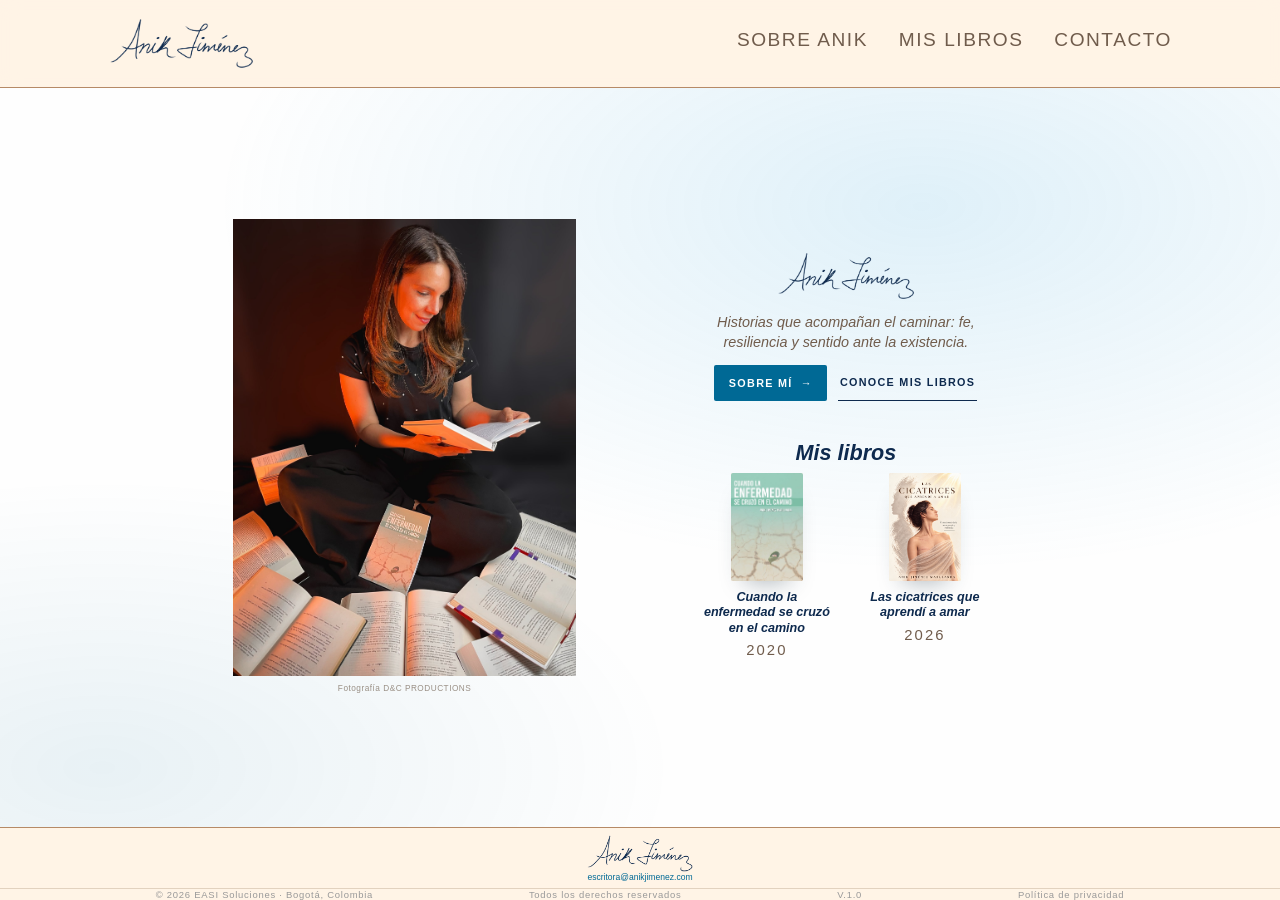
<file: index.html>
<!doctype html>
<html lang="es-CO">
<head>
  <meta charset="utf-8" />
  <meta name="viewport" content="width=device-width, initial-scale=1" />
  <title>Anik Jiménez Marulanda — Escritora colombiana</title>
  <meta name="description" content="Escritora colombiana. Historias de fe, resiliencia y esperanza: Cuando la enfermedad se cruzó en el camino y Las cicatrices que aprendí a amar." />
  <meta name="author" content="Anik Jiménez Marulanda" />
  <meta name="robots" content="index, follow" />
  <link rel="canonical" href="https://anikjimenez.com/" />
  <link rel="icon" href="images/logo-anik.png" type="image/png" />
  <meta property="og:locale" content="es_CO" />
  <meta property="og:type" content="website" />
  <meta property="og:site_name" content="Anik Jiménez Marulanda" />
  <meta property="og:title" content="Anik Jiménez Marulanda — Escritora colombiana" />
  <meta property="og:description" content="Historias de fe, resiliencia y esperanza. Novelas y testimonios desde Bogotá." />
  <meta property="og:url" content="https://anikjimenez.com/" />
  <meta property="og:image" content="https://anikjimenez.com/images/foto-obra.jpg" />
  <meta name="twitter:card" content="summary_large_image" />
  <meta name="twitter:title" content="Anik Jiménez Marulanda — Escritora colombiana" />
  <meta name="twitter:description" content="Historias de fe, resiliencia y esperanza. Novelas y testimonios desde Bogotá." />
  <meta name="twitter:image" content="https://anikjimenez.com/images/foto-obra.jpg" />
  <link rel="preconnect" href="https://fonts.googleapis.com" />
  <link rel="preconnect" href="https://fonts.gstatic.com" crossorigin />
  <link href="https://fonts.googleapis.com/css2?family=Allura&family=Cormorant+Garamond:ital,wght@0,400;0,500;0,600;0,700;1,400;1,500;1,600;1,700&display=swap" rel="stylesheet" />
  <link rel="stylesheet" href="styles/styles.css?v=20261119b" />
  <script type="application/ld+json">
  {
    "@context": "https://schema.org",
    "@graph": [
      {
        "@type": "WebSite",
        "name": "Anik Jiménez Marulanda",
        "url": "https://anikjimenez.com/",
        "inLanguage": "es-CO",
        "description": "Sitio de la escritora colombiana Anik Jiménez Marulanda. Historias de fe, resiliencia y esperanza."
      },
      {
        "@type": "Person",
        "@id": "https://anikjimenez.com/sobre.html#anik",
        "name": "Anik Jiménez Marulanda",
        "alternateName": "Anik Jiménez",
        "jobTitle": "Escritora",
        "description": "Escritora colombiana. Autora de Cuando la enfermedad se cruzó en el camino y Las cicatrices que aprendí a amar.",
        "url": "https://anikjimenez.com/",
        "email": "escritora@anikjimenez.com",
        "image": "https://anikjimenez.com/images/foto-bio-1.jpg",
        "sameAs": ["https://instagram.com/anikjimenez"],
        "knowsAbout": ["escritura creativa", "ficción", "no ficción", "historias de vida", "fe", "resiliencia", "esperanza"]
      }
    ]
  }
  </script>
  <script src="scripts/analytics.js"></script>
</head>
<body>
  <noscript><iframe src="https://www.googletagmanager.com/ns.html?id=GTM-PQPWLM58" height="0" width="0" style="display:none;visibility:hidden" title="Google Tag Manager"></iframe></noscript>
  <nav class="nav" id="nav">
    <div class="nav-inner">
      <a class="logo" href="index.html"><img src="images/logo-anik.png" alt="Anik Jiménez" width="200" height="72" /></a>
      <div class="menu">
        <a href="sobre.html">Sobre Anik</a>
        <a href="libros.html">Mis libros</a>
        <a href="contacto.html">Contacto</a>
      </div>
    </div>
  </nav>

  <main>
    <header class="hero hero-photo" data-screen-label="01 Portada">
      <img class="hero-bg" src="images/hero-inicio.jpg" alt="" width="1650" height="2200" decoding="async" fetchpriority="high" />
      <p class="photo-credit hero-photo-credit">Fotografía D&amp;C PRODUCTIONS</p>
      <div class="hero-content">
        <h1 class="hero-logo">
          <img class="logo-for-panel" src="images/logo-anik.png" alt="Anik Jiménez" width="520" height="188" />
          <img class="logo-for-photo" src="images/logo-anik-on-dark.png" alt="Anik Jiménez" width="520" height="188" />
        </h1>
        <p class="hero-tag">Historias que acompañan el caminar: fe, resiliencia y sentido ante la existencia.</p>
        <div class="hero-actions">
          <a class="btn" href="sobre.html">Sobre mí <span>→</span></a>
          <a class="btn btn-ghost" href="libros.html">Conoce mis libros</a>
        </div>
      </div>
      <div class="hero-books">
        <h2 class="section-title">Mis libros</h2>
        <div class="home-books-row">
          <a class="home-book" href="libros.html#cuando">
            <div class="book-cover">
              <img src="images/portada-cuando-enfermedad.jpg" alt="Portada de Cuando la enfermedad se cruzó en el camino" width="589" height="950" />
            </div>
            <span class="home-book-title">Cuando la enfermedad se cruzó en el camino</span>
            <span class="home-book-year">2020</span>
          </a>
          <a class="home-book" href="libros.html#cicatrices">
            <div class="book-cover">
              <img src="images/portada-cicatrices.jpg" alt="Portada de Las cicatrices que aprendí a amar" width="1800" height="2700" />
            </div>
            <span class="home-book-title">Las cicatrices que aprendí a amar</span>
            <span class="home-book-year">2026</span>
          </a>
        </div>
      </div>
    </header>
  </main>

  <footer class="footer">
    <div class="footer-inner">
      <div class="mark"><img src="images/logo-anik.png" alt="Anik Jiménez" width="160" height="58" /></div>
      <div><a href="mailto:escritora@anikjimenez.com">escritora@anikjimenez.com</a></div>
    </div>
    <div class="footer-copy-bar">
      <span>© 2026 EASI Soluciones · Bogotá, Colombia</span>
      <span>Todos los derechos reservados</span>
      <span>V.1.0</span>
      <a href="privacidad.html">Política de privacidad</a>
    </div>
</footer>

  <script>
    const nav = document.getElementById('nav');
    const onScroll = () => nav.classList.toggle('is-scrolled', window.scrollY > 12);
    window.addEventListener('scroll', onScroll, { passive: true });
    onScroll();
  </script>
</body>
</html>
</file>
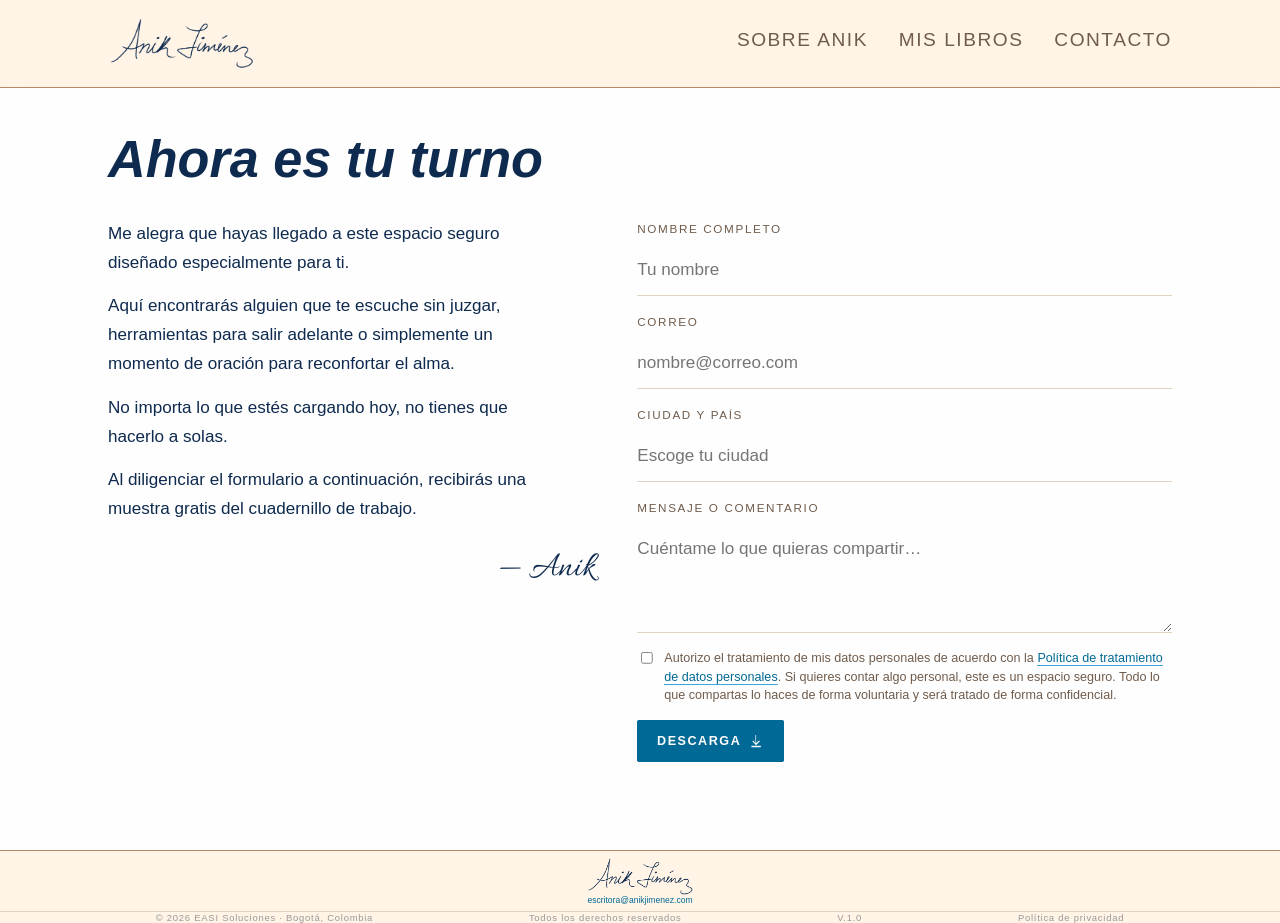
<file: ahoraestuturno/index.html>
<!doctype html>
<html lang="es-CO">
<head>
  <meta charset="utf-8" />
  <meta name="viewport" content="width=device-width, initial-scale=1" />
  <title>Ahora es tu turno — Espacio seguro con Anik Jiménez</title>
  <meta name="description" content="Un espacio seguro con Anik Jiménez Marulanda. Escucha, herramientas y una muestra gratis del cuadernillo de trabajo de Las cicatrices que aprendí a amar." />
  <meta name="author" content="Anik Jiménez Marulanda" />
  <meta name="robots" content="index, follow" />
  <link rel="canonical" href="https://anikjimenez.com/ahoraestuturno/" />
  <link rel="icon" href="../images/logo-anik.png" type="image/png" />
  <meta property="og:locale" content="es_CO" />
  <meta property="og:type" content="website" />
  <meta property="og:site_name" content="Anik Jiménez Marulanda" />
  <meta property="og:title" content="Ahora es tu turno — Espacio seguro con Anik Jiménez" />
  <meta property="og:description" content="Escucha, herramientas y una muestra gratis del cuadernillo de trabajo." />
  <meta property="og:url" content="https://anikjimenez.com/ahoraestuturno/" />
  <meta property="og:image" content="https://anikjimenez.com/images/foto-obra.jpg" />
  <meta name="twitter:card" content="summary_large_image" />
  <meta name="twitter:title" content="Ahora es tu turno — Espacio seguro con Anik Jiménez" />
  <meta name="twitter:description" content="Escucha, herramientas y una muestra gratis del cuadernillo de trabajo." />
  <meta name="twitter:image" content="https://anikjimenez.com/images/foto-obra.jpg" />
  <link rel="preconnect" href="https://fonts.googleapis.com" />
  <link rel="preconnect" href="https://fonts.gstatic.com" crossorigin />
  <link href="https://fonts.googleapis.com/css2?family=Allura&family=Cormorant+Garamond:ital,wght@0,400;0,500;0,600;0,700;1,400;1,500;1,600;1,700&display=swap" rel="stylesheet" />
  <link rel="stylesheet" href="../styles/styles.css?v=20261119b" />
  <script src="../scripts/analytics.js"></script>
</head>
<body>
  <noscript><iframe src="https://www.googletagmanager.com/ns.html?id=GTM-PQPWLM58" height="0" width="0" style="display:none;visibility:hidden" title="Google Tag Manager"></iframe></noscript>
  <nav class="nav" id="nav">
    <div class="nav-inner">
      <a class="logo" href="../index.html"><img src="../images/logo-anik.png" alt="Anik Jiménez" width="200" height="72" /></a>
      <div class="menu">
        <a href="../sobre.html">Sobre Anik</a>
        <a href="../libros.html">Mis libros</a>
        <a href="../contacto.html">Contacto</a>
      </div>
    </div>
  </nav>

  <main>
    <section class="section section-paper section-fill" data-screen-label="Ahora es tu turno">
      <div class="wrap">
        <div class="section-head">
          <h1 class="section-title">Ahora es tu turno</h1>
        </div>

        <div class="contact-grid">
          <div class="copy">
            <p>Me alegra que hayas llegado a este espacio seguro diseñado especialmente para ti.</p>
            <p>Aquí encontrarás alguien que te escuche sin juzgar, herramientas para salir adelante o simplemente un momento de oración para reconfortar el alma.</p>
            <p>No importa lo que estés cargando hoy, no tienes que hacerlo a solas.</p>
            <p>Al diligenciar el formulario a continuación, recibirás una muestra gratis del cuadernillo de trabajo.</p>
            <p class="sign">— Anik</p>
          </div>

          <form class="contact-form" id="turno-form">
            <input type="checkbox" name="botcheck" tabindex="-1" autocomplete="off" hidden />
            <div class="field">
              <label for="nombre">Nombre completo</label>
              <input id="nombre" name="Nombre" type="text" autocomplete="name" placeholder="Tu nombre" required />
            </div>
            <div class="field">
              <label for="correo">Correo</label>
              <input id="correo" name="email" type="email" autocomplete="email" placeholder="nombre@correo.com" required />
            </div>
            <div class="field field-suggest">
              <label for="ciudad">Ciudad y país</label>
              <input id="ciudad" name="Ciudad y país" type="text" autocomplete="off" placeholder="Escoge tu ciudad"
                     role="combobox" aria-autocomplete="list" aria-expanded="false" aria-controls="ciudad-lista" />
              <ul class="suggest" id="ciudad-lista" role="listbox" aria-label="Ciudades" hidden></ul>
            </div>
            <div class="field">
              <label for="mensaje">Mensaje o comentario</label>
              <textarea id="mensaje" name="Mensaje" placeholder="Cuéntame lo que quieras compartir…"></textarea>
            </div>
            <label class="legal-check">
              <input type="checkbox" name="Autorización" value="Sí, autorizo el tratamiento de mis datos personales conforme a la Política de tratamiento de datos personales." required />
              <span>Autorizo el tratamiento de mis datos personales de acuerdo con la <a href="../privacidad.html">Política de tratamiento de datos personales</a>. Si quieres contar algo personal, este es un espacio seguro. Todo lo que compartas lo haces de forma voluntaria y será tratado de forma confidencial.</span>
            </label>
            <button class="btn" type="submit">Descarga
              <svg viewBox="0 0 24 24" width="18" height="18" aria-hidden="true">
                <path fill="currentColor" d="M12 3v12.2l4.2-4.2 1.4 1.4L12 18.2 6.4 12.4l1.4-1.4L11 15.2V3h1zM5 19h14v2H5z"/>
              </svg>
            </button>
            <p class="form-note" role="status" hidden>¡Gracias!, recibí tus datos. Recuerda visitar <a href="../libros.html"><em>mis libros</em></a> para más contenido.</p>
          </form>
        </div>
      </div>
    </section>
  </main>

  <footer class="footer">
    <div class="footer-inner">
      <div class="mark"><img src="../images/logo-anik.png" alt="Anik Jiménez" width="160" height="58" /></div>
      <div><a href="mailto:escritora@anikjimenez.com">escritora@anikjimenez.com</a></div>
    </div>
    <div class="footer-copy-bar">
      <span>© 2026 EASI Soluciones · Bogotá, Colombia</span>
      <span>Todos los derechos reservados</span>
      <span>V.1.0</span>
      <a href="../privacidad.html">Política de privacidad</a>
    </div>
</footer>

  <script src="../scripts/formularios.js?v=20261110c"></script>
  <script>
    const nav = document.getElementById('nav');
    const onScroll = () => nav.classList.toggle('is-scrolled', window.scrollY > 12);
    window.addEventListener('scroll', onScroll, { passive: true });
    onScroll();

    const CUADERNILLO = {
      archivo: '../documentos/cuadernillo-cicatrices.pdf',
      descarga: 'Las cicatrices que aprendí a amar - Cuadernillo Guía.pdf',
    };

    const dispararDescarga = async () => {
      const respuesta = await fetch(CUADERNILLO.archivo, { cache: 'no-store' });
      if (!respuesta.ok) return;
      const blob = await respuesta.blob();
      const href = URL.createObjectURL(blob);
      const enlace = document.createElement('a');
      enlace.href = href;
      enlace.download = CUADERNILLO.descarga;
      enlace.rel = 'noopener';
      document.body.appendChild(enlace);
      enlace.click();
      enlace.remove();
      window.setTimeout(() => URL.revokeObjectURL(href), 4000);
    };
    conectarFormulario(
      document.getElementById('turno-form'),
      'Nuevo registro en Ahora es tu turno — anikjimenez.com',
      dispararDescarga
    );

    // Buscador de "Ciudad y país": sugiere ciudades de ciudades.json mientras se escribe.
    // El campo sigue aceptando texto libre si la ciudad no está en la lista.
    (() => {
      const campo = document.getElementById('ciudad');
      const lista = document.getElementById('ciudad-lista');
      const MAX = 8;
      const sinTildes = (t) => t.normalize('NFD').replace(/[\u0300-\u036f]/g, '').toLowerCase().trim();
      let ciudades = null;
      let carga = null;
      let activa = -1;

      const cargar = () => {
        carga = carga || fetch('ciudades.json')
          .then((r) => r.json())
          .then((d) => {
            ciudades = d.ciudades.map((entrada) => {
              const [nombre, codigo, original] = entrada.split('|');
              const pais = d.paises[codigo] || codigo;
              return { nombre, pais, clave: sinTildes(nombre), alias: original ? sinTildes(original) : '', clavePais: sinTildes(pais) };
            });
          })
          .catch(() => { carga = null; });
        return carga;
      };

      // Las ciudades vienen ordenadas por población: primero las que empiezan por lo escrito,
      // luego las que lo tienen al inicio de otra palabra. Tras una coma se filtra por país.
      const buscar = (texto) => {
        const [ciudad, pais = ''] = texto.split(',').map(sinTildes);
        if (ciudad.length < 2) return [];
        const inicio = [];
        const palabra = [];
        for (const c of ciudades) {
          if (pais && !c.clavePais.startsWith(pais)) continue;
          if (c.clave.startsWith(ciudad) || c.alias.startsWith(ciudad)) inicio.push(c);
          else if (palabra.length < MAX && (c.clave.includes(' ' + ciudad) || c.alias.includes(' ' + ciudad))) palabra.push(c);
          if (inicio.length === MAX) break;
        }
        return inicio.concat(palabra).slice(0, MAX);
      };

      const cerrar = () => {
        lista.hidden = true;
        lista.replaceChildren();
        activa = -1;
        campo.setAttribute('aria-expanded', 'false');
        campo.removeAttribute('aria-activedescendant');
      };

      const marcar = (i) => {
        const opciones = lista.children;
        if (!opciones.length) return;
        activa = (i + opciones.length) % opciones.length;
        [...opciones].forEach((li, n) => li.setAttribute('aria-selected', n === activa ? 'true' : 'false'));
        campo.setAttribute('aria-activedescendant', opciones[activa].id);
        opciones[activa].scrollIntoView({ block: 'nearest' });
      };

      const elegir = (li) => {
        campo.value = li.dataset.valor;
        cerrar();
      };

      const mostrar = () => {
        if (!ciudades || document.activeElement !== campo) return;
        const resultados = buscar(campo.value);
        if (!resultados.length || (resultados.length === 1 && `${resultados[0].nombre}, ${resultados[0].pais}` === campo.value)) return cerrar();
        activa = -1;
        campo.removeAttribute('aria-activedescendant');
        lista.replaceChildren(...resultados.map((c, i) => {
          const li = document.createElement('li');
          const pais = document.createElement('span');
          li.id = `ciudad-opcion-${i}`;
          li.setAttribute('role', 'option');
          li.setAttribute('aria-selected', 'false');
          li.dataset.valor = `${c.nombre}, ${c.pais}`;
          pais.textContent = c.pais;
          li.append(`${c.nombre}, `, pais);
          return li;
        }));
        lista.hidden = false;
        campo.setAttribute('aria-expanded', 'true');
      };

      campo.addEventListener('focus', cargar);
      campo.addEventListener('input', () => cargar().then(mostrar));
      campo.addEventListener('blur', cerrar);
      campo.addEventListener('keydown', (e) => {
        if (lista.hidden) return;
        if (e.key === 'ArrowDown') { e.preventDefault(); marcar(activa + 1); }
        else if (e.key === 'ArrowUp') { e.preventDefault(); marcar(activa - 1); }
        else if (e.key === 'Enter' && activa >= 0) { e.preventDefault(); elegir(lista.children[activa]); }
        else if (e.key === 'Escape') cerrar();
      });
      // mousedown sin blur: el campo conserva el foco y el clic llega a la opción
      lista.addEventListener('mousedown', (e) => e.preventDefault());
      lista.addEventListener('click', (e) => {
        const li = e.target.closest('li');
        if (li) elegir(li);
      });
    })();
  </script>
</body>
</html>
</file>
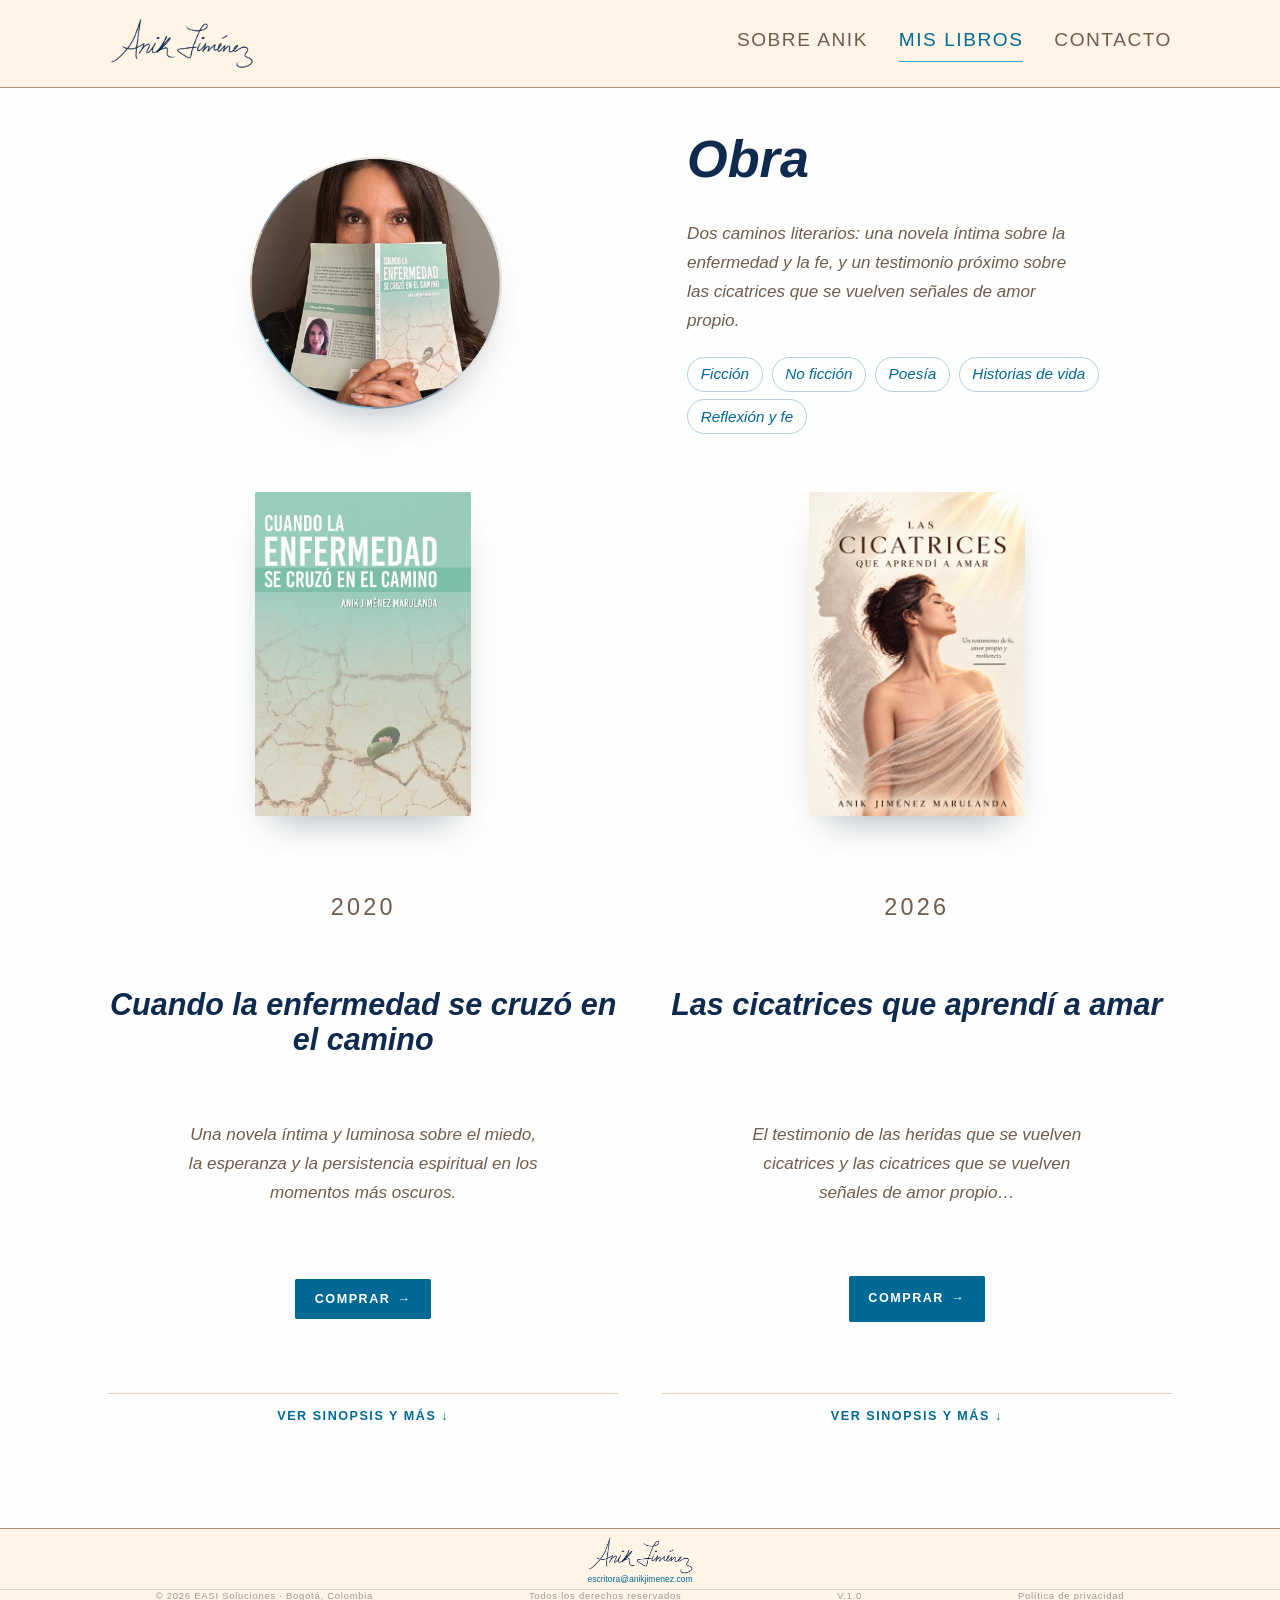
<file: documentos/index.html>
<!doctype html>
<html lang="es-CO">
<head>
  <meta charset="utf-8" />
  <meta name="robots" content="noindex, nofollow" />
  <meta http-equiv="refresh" content="0; url=/libros.html" />
  <title>Descargas</title>
  <link rel="canonical" href="https://anikjimenez.com/libros.html" />
</head>
<body>
  <p>Los primeros capítulos se descargan desde <a href="/libros.html">Mis libros</a> después de enviar el formulario.</p>
</body>
</html>
</file>
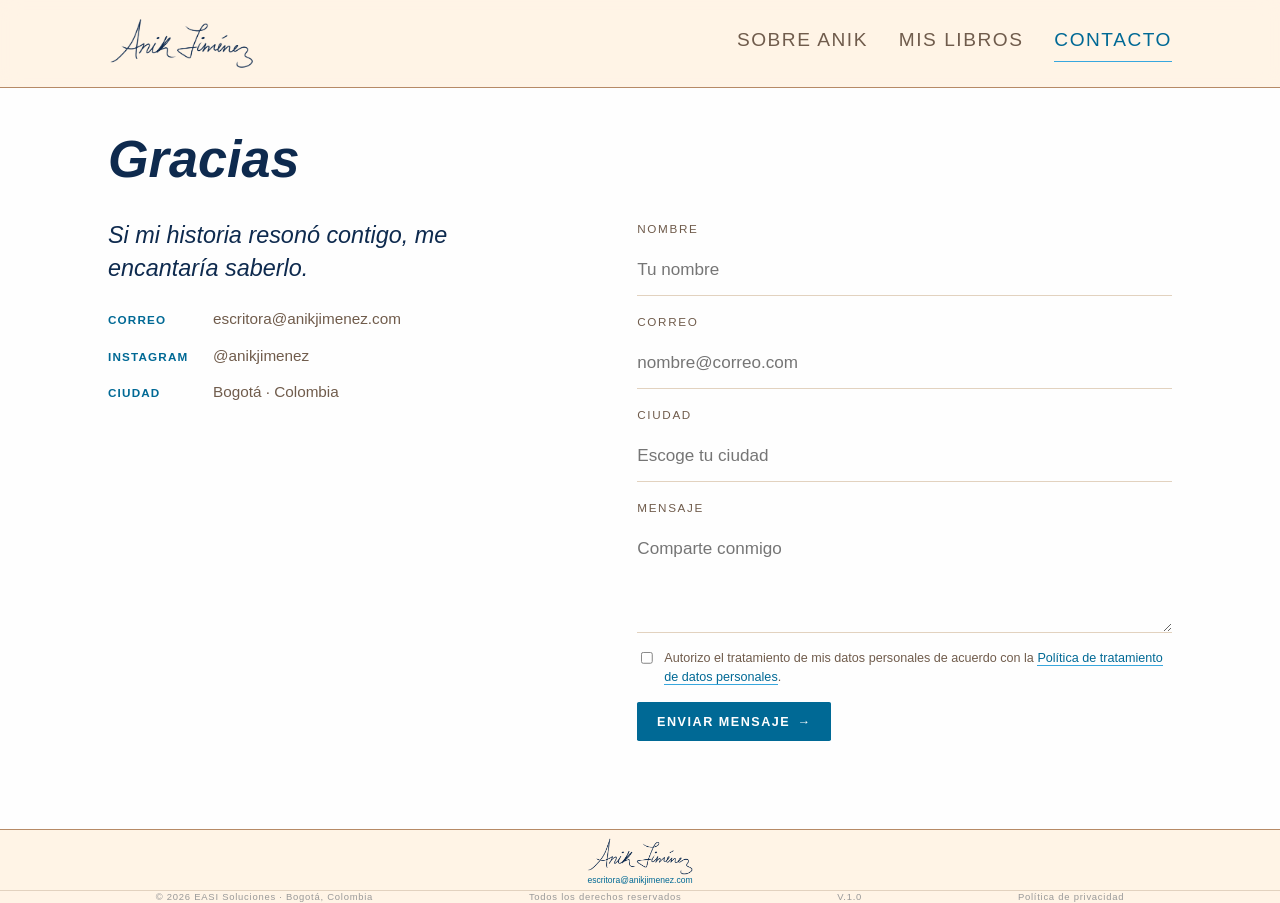
<file: contacto.html>
<!doctype html>
<html lang="es-CO">
<head>
  <meta charset="utf-8" />
  <meta name="viewport" content="width=device-width, initial-scale=1" />
  <title>Contacto — Anik Jiménez Marulanda</title>
  <meta name="description" content="Escribe a Anik Jiménez Marulanda. Formulario y correo para lectores, pacientes, cuidadores y quienes buscan sus libros de fe y esperanza." />
  <meta name="author" content="Anik Jiménez Marulanda" />
  <meta name="robots" content="index, follow" />
  <link rel="canonical" href="https://anikjimenez.com/contacto.html" />
  <link rel="icon" href="images/logo-anik.png" type="image/png" />
  <meta property="og:locale" content="es_CO" />
  <meta property="og:type" content="website" />
  <meta property="og:site_name" content="Anik Jiménez Marulanda" />
  <meta property="og:title" content="Contacto — Anik Jiménez Marulanda" />
  <meta property="og:description" content="Escribe a Anik Jiménez Marulanda. Un espacio para lectores y quienes buscan sus libros." />
  <meta property="og:url" content="https://anikjimenez.com/contacto.html" />
  <meta property="og:image" content="https://anikjimenez.com/images/foto-obra.jpg" />
  <meta name="twitter:card" content="summary_large_image" />
  <meta name="twitter:title" content="Contacto — Anik Jiménez Marulanda" />
  <meta name="twitter:description" content="Escribe a Anik Jiménez Marulanda. Un espacio para lectores y quienes buscan sus libros." />
  <meta name="twitter:image" content="https://anikjimenez.com/images/foto-obra.jpg" />
  <link rel="preconnect" href="https://fonts.googleapis.com" />
  <link rel="preconnect" href="https://fonts.gstatic.com" crossorigin />
  <link href="https://fonts.googleapis.com/css2?family=Allura&family=Cormorant+Garamond:ital,wght@0,400;0,500;0,600;0,700;1,400;1,500;1,600;1,700&display=swap" rel="stylesheet" />
  <link rel="stylesheet" href="styles/styles.css?v=20261119b" />
  <script type="application/ld+json">
  {
    "@context": "https://schema.org",
    "@type": "ContactPage",
    "name": "Contacto — Anik Jiménez Marulanda",
    "url": "https://anikjimenez.com/contacto.html",
    "inLanguage": "es-CO",
    "about": { "@type": "Person", "name": "Anik Jiménez Marulanda", "email": "escritora@anikjimenez.com" }
  }
  </script>
  <script src="scripts/analytics.js"></script>
</head>
<body>
  <noscript><iframe src="https://www.googletagmanager.com/ns.html?id=GTM-PQPWLM58" height="0" width="0" style="display:none;visibility:hidden" title="Google Tag Manager"></iframe></noscript>
  <nav class="nav" id="nav">
    <div class="nav-inner">
      <a class="logo" href="index.html"><img src="images/logo-anik.png" alt="Anik Jiménez" width="200" height="72" /></a>
      <div class="menu">
        <a href="sobre.html">Sobre Anik</a>
        <a href="libros.html">Mis libros</a>
        <a href="contacto.html" aria-current="page">Contacto</a>
      </div>
    </div>
  </nav>

  <main>
    <h1 class="visually-hidden">Contacto</h1>
    <section class="section section-paper section-fill" data-screen-label="11 Contacto">
      <div class="wrap">
        <div class="section-head">
          <h2 class="section-title">Gracias</h2>
        </div>

        <div class="contact-grid">
          <div class="copy">
            <p class="lead">Si mi historia resonó contigo, me encantaría saberlo.</p>
            <ul class="contact-list">
              <li><strong>Correo</strong> <a href="mailto:escritora@anikjimenez.com">escritora@anikjimenez.com</a></li>
              <li><strong>Instagram</strong> <a href="https://instagram.com/anikjimenez" target="_blank" rel="noopener noreferrer">@anikjimenez</a></li>
              <li><strong>Ciudad</strong> Bogotá · Colombia</li>
            </ul>
          </div>

          <form class="contact-form" id="contacto-form">
            <input type="checkbox" name="botcheck" tabindex="-1" autocomplete="off" hidden />
            <div class="field">
              <label for="nombre">Nombre</label>
              <input id="nombre" name="Nombre" type="text" autocomplete="name" placeholder="Tu nombre" required />
            </div>
            <div class="field">
              <label for="email">Correo</label>
              <input id="email" name="email" type="email" autocomplete="email" placeholder="nombre@correo.com" required />
            </div>
            <div class="field field-suggest">
              <label for="ciudad">Ciudad</label>
              <input id="ciudad" name="Ciudad" type="text" autocomplete="off" placeholder="Escoge tu ciudad"
                     role="combobox" aria-autocomplete="list" aria-expanded="false" aria-controls="ciudad-lista" />
              <ul class="suggest" id="ciudad-lista" role="listbox" aria-label="Ciudades" hidden></ul>
            </div>
            <div class="field">
              <label for="msg">Mensaje</label>
              <textarea id="msg" name="Mensaje" placeholder="Comparte conmigo" required></textarea>
            </div>
            <label class="legal-check">
              <input type="checkbox" name="Autorización" value="Sí, autorizo el tratamiento de mis datos personales conforme a la Política de tratamiento de datos personales." required />
              <span>Autorizo el tratamiento de mis datos personales de acuerdo con la <a href="privacidad.html">Política de tratamiento de datos personales</a>.</span>
            </label>
            <button class="btn" type="submit">Enviar mensaje <span>→</span></button>
            <p class="form-note" role="status" hidden>Gracias, recibí tu mensaje.</p>
          </form>
        </div>
      </div>
    </section>
</main>

  <footer class="footer">
    <div class="footer-inner">
      <div class="mark"><img src="images/logo-anik.png" alt="Anik Jiménez" width="160" height="58" /></div>
      <div><a href="mailto:escritora@anikjimenez.com">escritora@anikjimenez.com</a></div>
    </div>
    <div class="footer-copy-bar">
      <span>© 2026 EASI Soluciones · Bogotá, Colombia</span>
      <span>Todos los derechos reservados</span>
      <span>V.1.0</span>
      <a href="privacidad.html">Política de privacidad</a>
    </div>
</footer>

  <script src="scripts/formularios.js?v=20261110c"></script>
  <script>
    const nav = document.getElementById('nav');
    const onScroll = () => nav.classList.toggle('is-scrolled', window.scrollY > 12);
    window.addEventListener('scroll', onScroll, { passive: true });
    onScroll();

    conectarFormulario(document.getElementById('contacto-form'), 'Mensaje desde Contacto — anikjimenez.com');

    // Buscador de ciudad, el mismo de "Ahora es tu turno".
    (() => {
      const campo = document.getElementById('ciudad');
      const lista = document.getElementById('ciudad-lista');
      const MAX = 8;
      const sinTildes = (t) => t.normalize('NFD').replace(/[\u0300-\u036f]/g, '').toLowerCase().trim();
      let ciudades = null;
      let carga = null;
      let activa = -1;
      const cargar = () => {
        carga = carga || fetch('ahoraestuturno/ciudades.json').then((r) => r.json()).then((d) => {
          ciudades = d.ciudades.map((entrada) => {
            const [nombre, codigo, original] = entrada.split('|');
            const pais = d.paises[codigo] || codigo;
            return { nombre, pais, clave: sinTildes(nombre), alias: original ? sinTildes(original) : '', clavePais: sinTildes(pais) };
          });
        }).catch(() => { carga = null; });
        return carga;
      };
      const buscar = (texto) => {
        const [ciudad, pais = ''] = texto.split(',').map(sinTildes);
        if (ciudad.length < 2) return [];
        const inicio = [];
        const palabra = [];
        for (const c of ciudades) {
          if (pais && !c.clavePais.startsWith(pais)) continue;
          if (c.clave.startsWith(ciudad) || c.alias.startsWith(ciudad)) inicio.push(c);
          else if (palabra.length < MAX && (c.clave.includes(' ' + ciudad) || c.alias.includes(' ' + ciudad))) palabra.push(c);
          if (inicio.length === MAX) break;
        }
        return inicio.concat(palabra).slice(0, MAX);
      };
      const cerrar = () => {
        lista.hidden = true;
        lista.replaceChildren();
        activa = -1;
        campo.setAttribute('aria-expanded', 'false');
        campo.removeAttribute('aria-activedescendant');
      };
      const marcar = (i) => {
        const opciones = lista.children;
        if (!opciones.length) return;
        activa = (i + opciones.length) % opciones.length;
        [...opciones].forEach((li, n) => li.setAttribute('aria-selected', n === activa ? 'true' : 'false'));
        campo.setAttribute('aria-activedescendant', opciones[activa].id);
        opciones[activa].scrollIntoView({ block: 'nearest' });
      };
      const elegir = (li) => { campo.value = li.dataset.valor; cerrar(); };
      const mostrar = () => {
        if (!ciudades || document.activeElement !== campo) return;
        const resultados = buscar(campo.value);
        if (!resultados.length || (resultados.length === 1 && `${resultados[0].nombre}, ${resultados[0].pais}` === campo.value)) return cerrar();
        activa = -1;
        campo.removeAttribute('aria-activedescendant');
        lista.replaceChildren(...resultados.map((c, i) => {
          const li = document.createElement('li');
          const pais = document.createElement('span');
          li.id = `ciudad-opcion-${i}`;
          li.setAttribute('role', 'option');
          li.setAttribute('aria-selected', 'false');
          li.dataset.valor = `${c.nombre}, ${c.pais}`;
          pais.textContent = c.pais;
          li.append(`${c.nombre}, `, pais);
          return li;
        }));
        lista.hidden = false;
        campo.setAttribute('aria-expanded', 'true');
      };
      campo.addEventListener('focus', cargar);
      campo.addEventListener('input', () => cargar().then(mostrar));
      campo.addEventListener('blur', cerrar);
      campo.addEventListener('keydown', (e) => {
        if (lista.hidden) return;
        if (e.key === 'ArrowDown') { e.preventDefault(); marcar(activa + 1); }
        else if (e.key === 'ArrowUp') { e.preventDefault(); marcar(activa - 1); }
        else if (e.key === 'Enter' && activa >= 0) { e.preventDefault(); elegir(lista.children[activa]); }
        else if (e.key === 'Escape') { e.preventDefault(); cerrar(); }
      });
      lista.addEventListener('mousedown', (e) => e.preventDefault());
      lista.addEventListener('click', (e) => { const li = e.target.closest('li'); if (li) elegir(li); });
    })();
  </script>
</body>
</html>
</file>
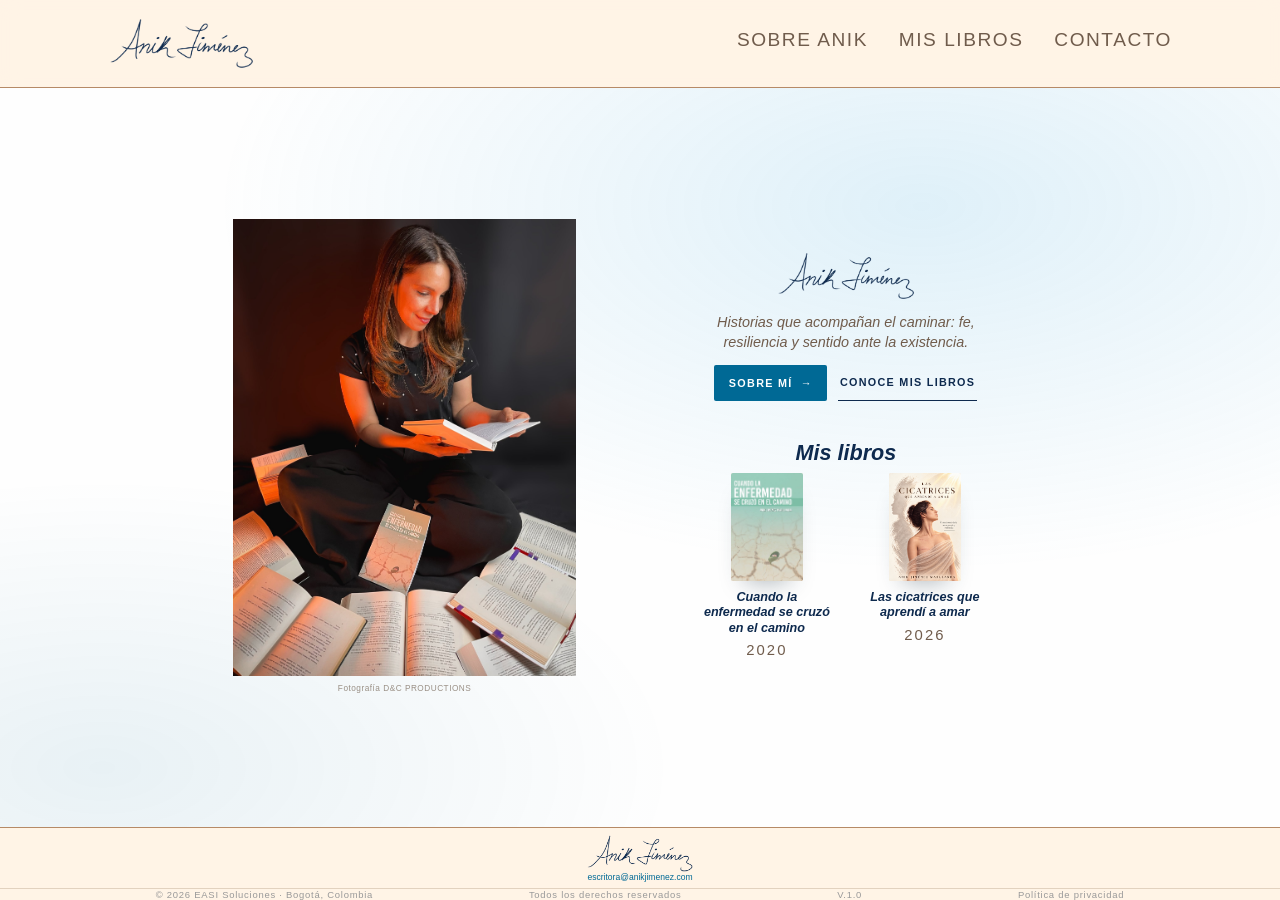
<file: inicio.html>
<!doctype html>
<html lang="es-CO">
<head>
  <meta charset="utf-8" />
  <meta name="viewport" content="width=device-width, initial-scale=1" />
  <title>Anik Jiménez Marulanda — Escritora colombiana</title>
  <meta http-equiv="refresh" content="0; url=./" />
  <link rel="canonical" href="https://anikjimenez.com/" />
  <meta name="robots" content="noindex, follow" />
  <script>location.replace('./');</script>
</head>
<body>
  <p><a href="./">Ir al inicio</a></p>
</body>
</html>
</file>
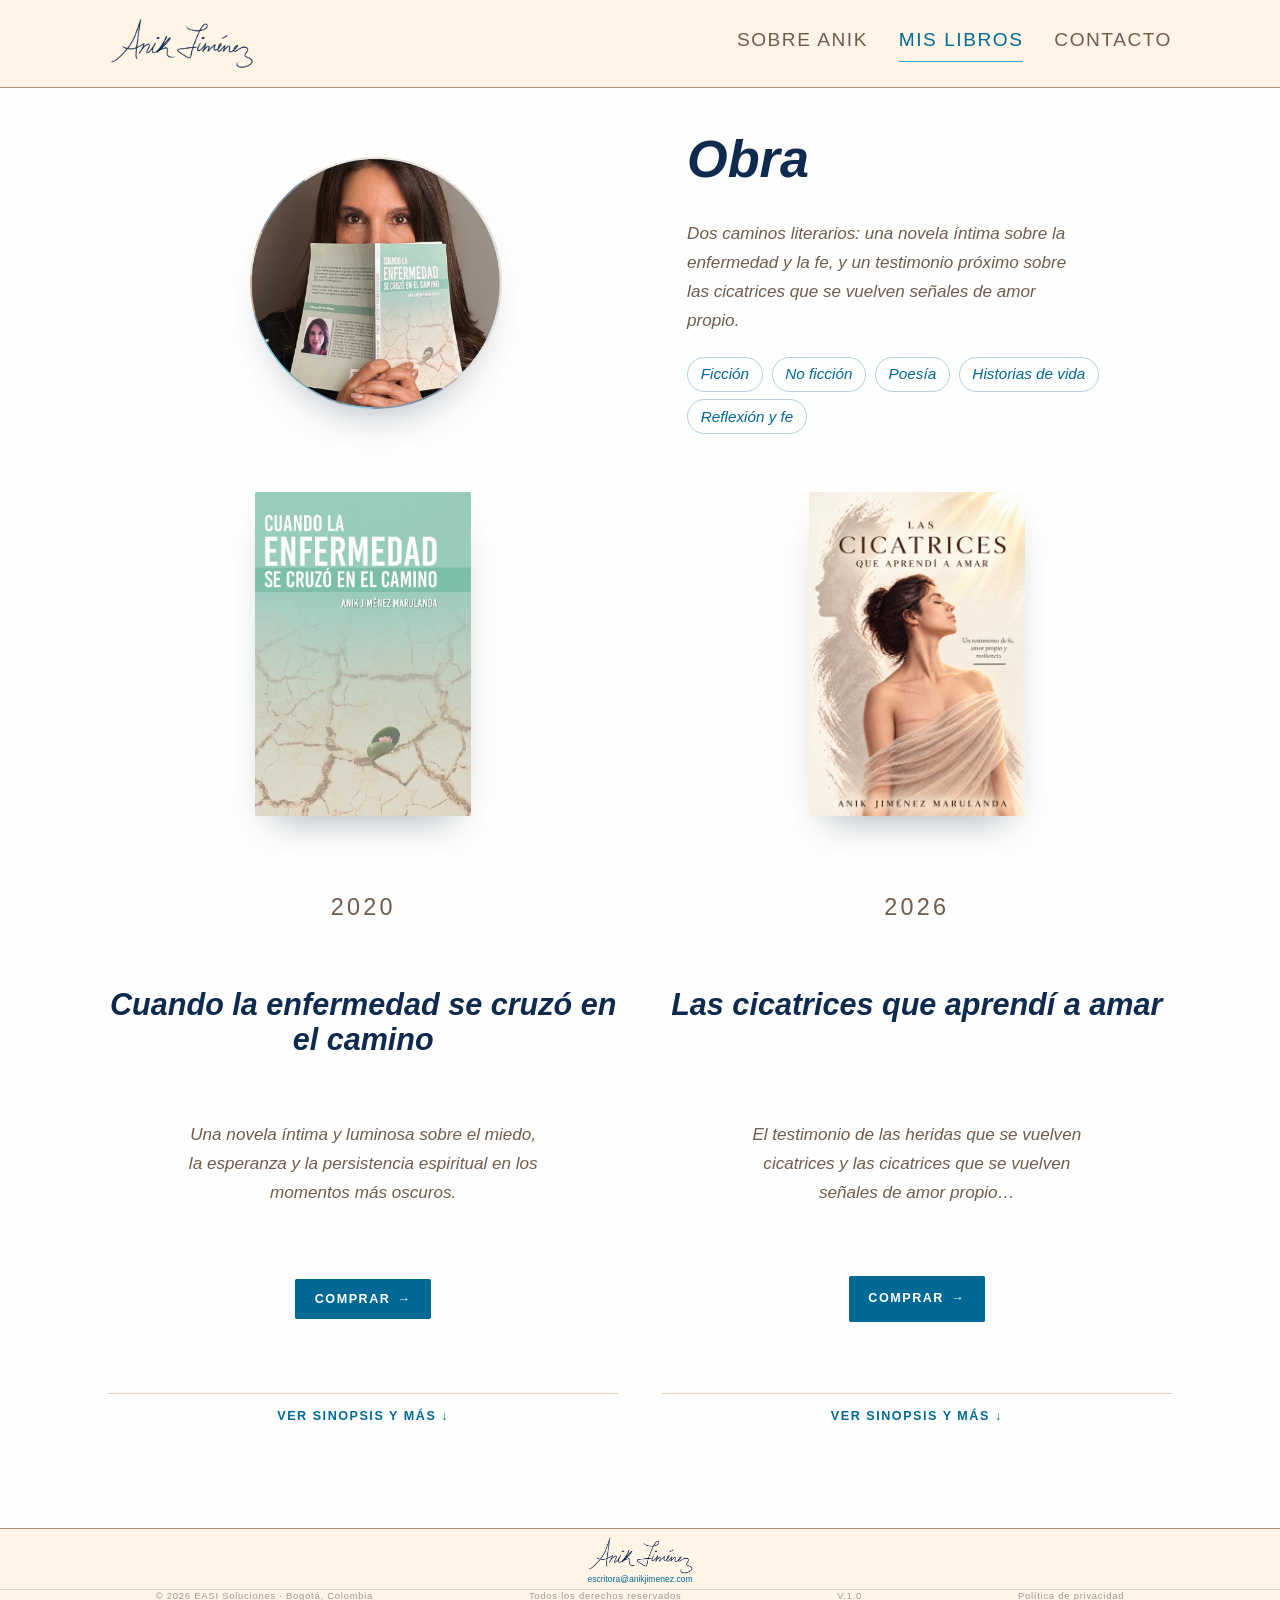
<file: libros.html>
<!doctype html>
<html lang="es-CO">
<head>
  <meta charset="utf-8" />
  <meta name="viewport" content="width=device-width, initial-scale=1" />
  <title>Libros de Anik Jiménez Marulanda — Novela y testimonio</title>
  <meta name="description" content="Cuando la enfermedad se cruzó en el camino (2020) y Las cicatrices que aprendí a amar (2026). Ficción, testimonio, fe y esperanza de Anik Jiménez Marulanda." />
  <meta name="author" content="Anik Jiménez Marulanda" />
  <meta name="robots" content="index, follow" />
  <link rel="canonical" href="https://anikjimenez.com/libros.html" />
  <link rel="icon" href="images/logo-anik.png" type="image/png" />
  <meta property="og:locale" content="es_CO" />
  <meta property="og:type" content="website" />
  <meta property="og:site_name" content="Anik Jiménez Marulanda" />
  <meta property="og:title" content="Libros de Anik Jiménez Marulanda" />
  <meta property="og:description" content="Novela y testimonio sobre la enfermedad, la fe y el amor propio." />
  <meta property="og:url" content="https://anikjimenez.com/libros.html" />
  <meta property="og:image" content="https://anikjimenez.com/images/portada-cicatrices.jpg" />
  <meta name="twitter:card" content="summary_large_image" />
  <meta name="twitter:title" content="Libros de Anik Jiménez Marulanda" />
  <meta name="twitter:description" content="Novela y testimonio sobre la enfermedad, la fe y el amor propio." />
  <meta name="twitter:image" content="https://anikjimenez.com/images/portada-cicatrices.jpg" />
  <link rel="preconnect" href="https://fonts.googleapis.com" />
  <link rel="preconnect" href="https://fonts.gstatic.com" crossorigin />
  <link href="https://fonts.googleapis.com/css2?family=Allura&family=Cormorant+Garamond:ital,wght@0,400;0,500;0,600;0,700;1,400;1,500;1,600;1,700&display=swap" rel="stylesheet" />
  <link rel="stylesheet" href="styles/styles.css?v=20261119b" />
  <script type="application/ld+json">
  {
    "@context": "https://schema.org",
    "@type": "ItemList",
    "name": "Libros de Anik Jiménez Marulanda",
    "itemListElement": [
      {
        "@type": "ListItem",
        "position": 1,
        "item": {
          "@type": "Book",
          "name": "Cuando la enfermedad se cruzó en el camino",
          "author": { "@type": "Person", "name": "Anik Jiménez Marulanda" },
          "datePublished": "2020",
          "inLanguage": "es",
          "genre": "Ficción",
          "description": "Una novela íntima y luminosa sobre el miedo, la esperanza y la persistencia espiritual en los momentos más oscuros.",
          "image": "https://anikjimenez.com/images/portada-cuando-enfermedad.jpg",
          "url": "https://anikjimenez.com/libros.html#cuando"
        }
      },
      {
        "@type": "ListItem",
        "position": 2,
        "item": {
          "@type": "Book",
          "name": "Las cicatrices que aprendí a amar",
          "author": { "@type": "Person", "name": "Anik Jiménez Marulanda" },
          "datePublished": "2026",
          "inLanguage": "es",
          "genre": "No ficción",
          "description": "El testimonio de las heridas que se vuelven cicatrices y las cicatrices que se vuelven señales de amor propio.",
          "image": "https://anikjimenez.com/images/portada-cicatrices.jpg",
          "url": "https://anikjimenez.com/libros.html#cicatrices",
          "sameAs": "https://www.amazon.com/dp/B0HQDSCXVH"
        }
      }
    ]
  }
  </script>
  <script src="scripts/analytics.js"></script>
</head>
<body>
  <noscript><iframe src="https://www.googletagmanager.com/ns.html?id=GTM-PQPWLM58" height="0" width="0" style="display:none;visibility:hidden" title="Google Tag Manager"></iframe></noscript>
  <nav class="nav" id="nav">
    <div class="nav-inner">
      <a class="logo" href="index.html"><img src="images/logo-anik.png" alt="Anik Jiménez" width="200" height="72" /></a>
      <div class="menu">
        <a href="sobre.html">Sobre Anik</a>
        <a href="libros.html" aria-current="page">Mis libros</a>
        <a href="contacto.html">Contacto</a>
      </div>
    </div>
  </nav>

  <main>
    <h1 class="visually-hidden">Mis libros</h1>
    <section class="section section-paper" data-screen-label="08 Obra">
      <div class="wrap">
        <div class="split" style="margin-bottom:64px; align-items:center;">
          <div class="split-media">
            <div class="portrait round">
              <img src="images/foto-obra.jpg" alt="Anik con su libro" width="407" height="460" />
            </div>
          </div>
          <div class="split-copy">
            <div class="section-head">
              <h2 class="section-title">Obra</h2>
            </div>
            <p class="copy" style="margin:0; max-width:40ch; font-style:italic; color:var(--ink-soft);">
              Dos caminos literarios: una novela íntima sobre la enfermedad y la fe, y un testimonio próximo sobre las cicatrices que se vuelven señales de amor propio.
            </p>
            <ul class="genre-tags">
              <li>Ficción</li>
              <li>No ficción</li>
              <li>Poesía</li>
              <li>Historias de vida</li>
              <li>Reflexión y fe</li>
            </ul>
          </div>
        </div>

        <div class="books-grid">
          <article class="book-tile" id="cuando">
            <div class="book-cover">
              <img src="images/portada-cuando-enfermedad.jpg" alt="Portada de Cuando la enfermedad se cruzó en el camino" width="589" height="950" />
            </div>
            <div class="book-meta">2020</div>
            <h3 class="book-title">Cuando la enfermedad se cruzó en el camino</h3>
            <p class="book-teaser">Una novela íntima y luminosa sobre el miedo, la esperanza y la persistencia espiritual en los momentos más oscuros.</p>
            <div class="book-actions burbuja-ancla">
              <button type="button" class="btn" id="btn-comprar-cuando" aria-expanded="false" aria-controls="compra-burbuja">Comprar <span>→</span></button>
              <div class="burbuja burbuja-aviso" id="compra-burbuja" hidden role="dialog" aria-modal="false" aria-labelledby="compra-burbuja-titulo">
                <button type="button" class="modal-cerrar" id="compra-burbuja-cerrar" aria-label="Cerrar">×</button>
                <p id="compra-burbuja-titulo">¡Comunícate conmigo para llevar tu copia!</p>
                <button type="button" class="btn-whatsapp" aria-label="WhatsApp">
                  <svg viewBox="0 0 24 24" width="28" height="28" aria-hidden="true">
                    <path fill="currentColor" d="M17.472 14.382c-.297-.149-1.758-.867-2.03-.967-.273-.099-.471-.148-.67.15-.197.297-.767.966-.94 1.164-.173.199-.347.223-.644.075-.297-.15-1.255-.463-2.39-1.475-.883-.788-1.48-1.761-1.653-2.059-.173-.297-.018-.458.13-.606.134-.133.298-.347.446-.52.149-.174.198-.298.298-.497.099-.198.05-.371-.025-.52-.075-.149-.669-1.612-.916-2.207-.242-.579-.487-.5-.669-.51-.173-.008-.371-.01-.57-.01-.198 0-.52.074-.792.372-.272.297-1.04 1.016-1.04 2.479 0 1.462 1.065 2.875 1.213 3.074.149.198 2.096 3.2 5.077 4.487.709.306 1.262.489 1.694.625.712.227 1.36.195 1.871.118.571-.085 1.758-.719 2.006-1.413.248-.694.248-1.289.173-1.413-.074-.124-.272-.198-.57-.347m-5.421 7.403h-.004a9.87 9.87 0 0 1-5.031-1.378l-.361-.214-3.741.982.998-3.648-.235-.374a9.86 9.86 0 0 1-1.51-5.26c.001-5.45 4.436-9.884 9.888-9.884 2.64 0 5.122 1.03 6.988 2.898a9.825 9.825 0 0 1 2.893 6.994c-.003 5.45-4.435 9.884-9.885 9.884m8.413-18.297A11.815 11.815 0 0 0 12.05 0C5.495 0 .16 5.335.157 11.892c0 2.096.547 4.142 1.588 5.945L.057 24l6.305-1.654a11.882 11.882 0 0 0 5.683 1.448h.005c6.554 0 11.89-5.335 11.893-11.893a11.821 11.821 0 0 0-3.48-8.413z"/>
                  </svg>
                </button>
              </div>
            </div>
            <details class="book-more">
              <summary>Ver sinopsis y más</summary>
              <p>A los diecisiete años, Ana cree haber encontrado un rumbo claro: una fe recién descubierta y un futuro que apenas empieza a abrirse. Un diagnóstico inesperado de cáncer detiene su vida de golpe. Mientras su cuerpo se debilita entre quimioterapias y pasillos fríos, sostiene una certeza que parece imposible: Dios le dijo que ya está sana.</p>
              <p>En esa tensión, entre la fe que la sostiene y la realidad que la limita, se juega su vida. Y en cada sala de espera descubre que no es la única luchando: la fe no siempre evita el sufrimiento, pero puede transformar la forma de atravesarlo.</p>
              <p>Es una novela íntima y luminosa sobre el miedo, la esperanza y la persistencia espiritual en los momentos más oscuros. Una historia que recuerda que incluso en los pasillos más grises, siempre hay alguien dispuesto a caminar contigo.</p>
              <div class="book-download burbuja-ancla">
                <button type="button" class="btn btn-descarga-capitulo" data-capitulo="cuando" aria-expanded="false" aria-controls="descarga-modal">¡Descarga el primer capítulo!</button>
              </div>
            </details>
          </article>

          <article class="book-tile" id="cicatrices">
            <div class="book-cover">
              <img src="images/portada-cicatrices.jpg" alt="Portada de Las cicatrices que aprendí a amar" width="1800" height="2700" />
            </div>
            <div class="book-meta">2026</div>
            <h3 class="book-title">Las cicatrices que aprendí a amar</h3>
            <p class="book-teaser">El testimonio de las heridas que se vuelven cicatrices y las cicatrices que se vuelven señales de amor propio…</p>
            <div class="book-actions">
              <a class="btn" href="https://www.amazon.com/dp/B0HQDSCXVH" target="_blank" rel="noopener noreferrer">Comprar <span>→</span></a>
            </div>
            <details class="book-more">
              <summary>Ver sinopsis y más</summary>
              <p>Anik enfrentó un linfoma de Hodgkin con nueve meses de quimioterapia y radiación a los diecisiete años. Veinticinco años después, el cáncer volvió a tocar a su puerta: seno y piel, una doble mastectomía, una histerectomía, más cirugías, más noches sin dormir.</p>
              <p>Con la palabra de Dios como ancla, con la sinceridad de quien no esconde sus lágrimas ni su enojo y con una invitación constante a la propia escritura, Anik traza el mapa de un camino íntimo y universal: el de las heridas que se vuelven cicatrices y las cicatrices que se vuelven señales de amor propio.</p>
              <p>Este libro no es un tratado sobre la enfermedad. Es la mano extendida de quien ya pasó por ahí, una y otra vez, y quiere acompañar a quien lo está viviendo ahora.</p>
              <div class="book-download burbuja-ancla">
                <button type="button" class="btn btn-descarga-capitulo" data-capitulo="cicatrices" aria-expanded="false" aria-controls="descarga-modal">¡Descarga el primer capítulo!</button>
              </div>
            </details>
          </article>
        </div>
      </div>
    </section>
</main>

  <footer class="footer">
    <div class="footer-inner">
      <div class="mark"><img src="images/logo-anik.png" alt="Anik Jiménez" width="160" height="58" /></div>
      <div><a href="mailto:escritora@anikjimenez.com">escritora@anikjimenez.com</a></div>
    </div>
    <div class="footer-copy-bar">
      <span>© 2026 EASI Soluciones · Bogotá, Colombia</span>
      <span>Todos los derechos reservados</span>
      <span>V.1.0</span>
      <a href="privacidad.html">Política de privacidad</a>
    </div>
</footer>

  <div class="modal-overlay" id="descarga-modal" hidden>
    <div class="modal-dialog" role="dialog" aria-modal="true" aria-labelledby="descarga-modal-titulo">
      <button type="button" class="modal-cerrar" id="descarga-modal-cerrar" aria-label="Cerrar">×</button>
      <h3 id="descarga-modal-titulo">Descarga el primer capítulo</h3>
      <form class="contact-form" id="descarga-form">
        <input type="checkbox" name="botcheck" tabindex="-1" autocomplete="off" hidden />
        <input type="hidden" name="Libro" id="descarga-libro" value="" />
        <div class="field">
          <label for="descarga-nombre">Nombre</label>
          <input id="descarga-nombre" name="Nombre" type="text" autocomplete="name" placeholder="Tu nombre" required />
        </div>
        <div class="field">
          <label for="descarga-correo">Correo</label>
          <input id="descarga-correo" name="email" type="email" autocomplete="email" placeholder="nombre@correo.com" required />
        </div>
        <div class="field field-suggest">
          <label for="descarga-ciudad">Ciudad</label>
          <input id="descarga-ciudad" name="Ciudad" type="text" autocomplete="off" placeholder="Escoge tu ciudad"
                 role="combobox" aria-autocomplete="list" aria-expanded="false" aria-controls="descarga-ciudad-lista" required />
          <ul class="suggest" id="descarga-ciudad-lista" role="listbox" aria-label="Ciudades" hidden></ul>
        </div>
        <label class="robot-box" for="descarga-robot">
          <input id="descarga-robot" name="Verificación" type="checkbox" value="No soy un robot" required />
          <span class="robot-marca" aria-hidden="true"></span>
          <span class="robot-texto">No soy un robot</span>
          <span class="robot-sello" aria-hidden="true">
            <svg viewBox="0 0 32 36" width="28" height="32">
              <path fill="#006995" d="M16 2 4 7v9c0 8.3 5.4 15.7 12 18 6.6-2.3 12-9.7 12-18V7L16 2z"/>
              <path fill="#fff" d="M14.2 24.2 8.8 18.8l1.8-1.8 3.6 3.6 7.2-7.2 1.8 1.8z"/>
            </svg>
            <small>Verificación</small>
          </span>
        </label>
        <label class="legal-check">
          <input type="checkbox" name="Autorización" value="Sí, autorizo el tratamiento de mis datos personales conforme a la Política de tratamiento de datos personales." required />
          <span>Autorizo el tratamiento de mis datos personales de acuerdo con la <a href="privacidad.html">Política de tratamiento de datos personales</a>.</span>
        </label>
        <button class="btn" type="submit">Descargar</button>
        <p class="form-note" role="status" hidden>Gracias. Tu descarga comenzará en un momento.</p>
      </form>
    </div>
  </div>

  <div class="modal-overlay" id="compra-modal" hidden>
    <div class="modal-dialog modal-dialog-aviso" role="dialog" aria-modal="true" aria-labelledby="compra-modal-titulo">
      <button type="button" class="modal-cerrar" id="compra-modal-cerrar" aria-label="Cerrar">×</button>
      <h3 id="compra-modal-titulo">¡Comunícate conmigo para llevar tu copia!</h3>
      <button type="button" class="btn-whatsapp" aria-label="WhatsApp">
        <svg viewBox="0 0 24 24" width="32" height="32" aria-hidden="true">
          <path fill="currentColor" d="M17.472 14.382c-.297-.149-1.758-.867-2.03-.967-.273-.099-.471-.148-.67.15-.197.297-.767.966-.94 1.164-.173.199-.347.223-.644.075-.297-.15-1.255-.463-2.39-1.475-.883-.788-1.48-1.761-1.653-2.059-.173-.297-.018-.458.13-.606.134-.133.298-.347.446-.52.149-.174.198-.298.298-.497.099-.198.05-.371-.025-.52-.075-.149-.669-1.612-.916-2.207-.242-.579-.487-.5-.669-.51-.173-.008-.371-.01-.57-.01-.198 0-.52.074-.792.372-.272.297-1.04 1.016-1.04 2.479 0 1.462 1.065 2.875 1.213 3.074.149.198 2.096 3.2 5.077 4.487.709.306 1.262.489 1.694.625.712.227 1.36.195 1.871.118.571-.085 1.758-.719 2.006-1.413.248-.694.248-1.289.173-1.413-.074-.124-.272-.198-.57-.347m-5.421 7.403h-.004a9.87 9.87 0 0 1-5.031-1.378l-.361-.214-3.741.982.998-3.648-.235-.374a9.86 9.86 0 0 1-1.51-5.26c.001-5.45 4.436-9.884 9.888-9.884 2.64 0 5.122 1.03 6.988 2.898a9.825 9.825 0 0 1 2.893 6.994c-.003 5.45-4.435 9.884-9.885 9.884m8.413-18.297A11.815 11.815 0 0 0 12.05 0C5.495 0 .16 5.335.157 11.892c0 2.096.547 4.142 1.588 5.945L.057 24l6.305-1.654a11.882 11.882 0 0 0 5.683 1.448h.005c6.554 0 11.89-5.335 11.893-11.893a11.821 11.821 0 0 0-3.48-8.413z"/>
        </svg>
      </button>
    </div>
  </div>

  <script src="scripts/formularios.js?v=20261110c"></script>
  <script>
    const nav = document.getElementById('nav');
    const onScroll = () => nav.classList.toggle('is-scrolled', window.scrollY > 12);
    window.addEventListener('scroll', onScroll, { passive: true });
    onScroll();

    const openBook = () => {
      const tile = location.hash && document.querySelector(location.hash + '.book-tile');
      if (tile) tile.querySelector('details').open = true;
    };
    window.addEventListener('hashchange', openBook);
    openBook();

    const CAPITULOS = {
      cuando: {
        titulo: 'Cuando la enfermedad se cruzó en el camino',
        archivo: 'documentos/cap-cuando.pdf',
        descarga: 'Cuando la enfermedad se cruzó en el camino - Primer capítulo.pdf',
      },
      cicatrices: {
        titulo: 'Las cicatrices que aprendí a amar',
        archivo: 'documentos/cap-cicatrices.pdf',
        descarga: 'Las cicatrices que aprendí a amar - Primer capítulo.pdf',
      },
    };

    const dispararDescarga = async (capitulo) => {
      if (!capitulo || !capitulo.archivo) return;
      const respuesta = await fetch(capitulo.archivo, { cache: 'no-store' });
      if (!respuesta.ok) return;
      const blob = await respuesta.blob();
      const href = URL.createObjectURL(blob);
      const enlace = document.createElement('a');
      enlace.href = href;
      enlace.download = capitulo.descarga;
      enlace.rel = 'noopener';
      document.body.appendChild(enlace);
      enlace.click();
      enlace.remove();
      window.setTimeout(() => URL.revokeObjectURL(href), 4000);
    };

    let capituloPendiente = null;

    const modal = document.getElementById('descarga-modal');
    const cerrarModal = document.getElementById('descarga-modal-cerrar');
    const campoLibro = document.getElementById('descarga-libro');
    const tituloModal = document.getElementById('descarga-modal-titulo');
    const formDescarga = document.getElementById('descarga-form');

    const abrirModal = (boton) => {
      capituloPendiente = CAPITULOS[boton.dataset.capitulo] || null;
      const libro = capituloPendiente ? capituloPendiente.titulo : '';
      campoLibro.value = libro;
      tituloModal.replaceChildren('Descarga el primer capítulo de ', Object.assign(document.createElement('em'), { textContent: libro }));
      formDescarga.querySelector('.form-note').hidden = true;
      modal.hidden = false;
      document.body.classList.add('modal-open');
      document.getElementById('descarga-nombre').focus();
    };

    const cerrarDescargaModal = () => {
      modal.hidden = true;
      document.body.classList.remove('modal-open');
    };

    document.querySelectorAll('.btn-descarga-capitulo').forEach((boton) => {
      boton.addEventListener('click', () => abrirModal(boton));
    });

    cerrarModal.addEventListener('click', cerrarDescargaModal);
    modal.addEventListener('click', (e) => {
      if (e.target === modal) cerrarDescargaModal();
    });
    window.addEventListener('keydown', (e) => {
      if (e.key !== 'Escape') return;
      if (!modal.hidden) cerrarDescargaModal();
      if (!compraModal.hidden) cerrarCompraModal();
    });

    conectarFormulario(
      formDescarga,
      () => `Descarga del primer capítulo — ${campoLibro.value || 'Mis libros'}`,
      () => {
        const capitulo = capituloPendiente;
        if (capitulo) dispararDescarga(capitulo);
        window.setTimeout(cerrarDescargaModal, 1200);
      }
    );

    const compraModal = document.getElementById('compra-modal');
    const abrirCompraModal = () => {
      compraModal.hidden = false;
      document.body.classList.add('modal-open');
    };
    const cerrarCompraModal = () => {
      compraModal.hidden = true;
      if (modal.hidden) document.body.classList.remove('modal-open');
    };
    document.getElementById('btn-comprar-cuando').addEventListener('click', abrirCompraModal);
    document.getElementById('compra-modal-cerrar').addEventListener('click', cerrarCompraModal);
    compraModal.addEventListener('click', (e) => { if (e.target === compraModal) cerrarCompraModal(); });

    document.querySelectorAll('.btn-whatsapp').forEach((boton) => {
      boton.addEventListener('click', () => {
        const tel = [53,55,51,49,50,52,49,51,49,48,50,57].map((n) => String.fromCharCode(n)).join('');
        const msg = '¡Hola Anik!, quiero comprar una copia de cuando la enfermedad se cruzó en el camino.';
        window.open('https://wa.me/' + tel + '?text=' + encodeURIComponent(msg), '_blank', 'noopener,noreferrer');
      });
    });

    // Buscador de ciudad, el mismo de "Ahora es tu turno".
    const conectarCiudad = (campo, lista) => {
      const MAX = 8;
      const sinTildes = (t) => t.normalize('NFD').replace(/[\u0300-\u036f]/g, '').toLowerCase().trim();
      let ciudades = null;
      let carga = null;
      let activa = -1;
      const cargar = () => {
        carga = carga || fetch('ahoraestuturno/ciudades.json').then((r) => r.json()).then((d) => {
          ciudades = d.ciudades.map((entrada) => {
            const [nombre, codigo, original] = entrada.split('|');
            const pais = d.paises[codigo] || codigo;
            return { nombre, pais, clave: sinTildes(nombre), alias: original ? sinTildes(original) : '', clavePais: sinTildes(pais) };
          });
        }).catch(() => { carga = null; });
        return carga;
      };
      const buscar = (texto) => {
        const [ciudad, pais = ''] = texto.split(',').map(sinTildes);
        if (ciudad.length < 2) return [];
        const inicio = [];
        const palabra = [];
        for (const c of ciudades) {
          if (pais && !c.clavePais.startsWith(pais)) continue;
          if (c.clave.startsWith(ciudad) || c.alias.startsWith(ciudad)) inicio.push(c);
          else if (palabra.length < MAX && (c.clave.includes(' ' + ciudad) || c.alias.includes(' ' + ciudad))) palabra.push(c);
          if (inicio.length === MAX) break;
        }
        return inicio.concat(palabra).slice(0, MAX);
      };
      const cerrarLista = () => {
        lista.hidden = true;
        lista.replaceChildren();
        activa = -1;
        campo.setAttribute('aria-expanded', 'false');
        campo.removeAttribute('aria-activedescendant');
      };
      const marcar = (i) => {
        const opciones = lista.children;
        if (!opciones.length) return;
        activa = (i + opciones.length) % opciones.length;
        [...opciones].forEach((li, n) => li.setAttribute('aria-selected', n === activa ? 'true' : 'false'));
        campo.setAttribute('aria-activedescendant', opciones[activa].id);
        opciones[activa].scrollIntoView({ block: 'nearest' });
      };
      const elegir = (li) => { campo.value = li.dataset.valor; cerrarLista(); };
      const mostrar = () => {
        if (!ciudades || document.activeElement !== campo) return;
        const resultados = buscar(campo.value);
        if (!resultados.length || (resultados.length === 1 && `${resultados[0].nombre}, ${resultados[0].pais}` === campo.value)) return cerrarLista();
        activa = -1;
        campo.removeAttribute('aria-activedescendant');
        lista.replaceChildren(...resultados.map((c, i) => {
          const li = document.createElement('li');
          const pais = document.createElement('span');
          li.id = `${campo.id}-opcion-${i}`;
          li.setAttribute('role', 'option');
          li.setAttribute('aria-selected', 'false');
          li.dataset.valor = `${c.nombre}, ${c.pais}`;
          pais.textContent = c.pais;
          li.append(`${c.nombre}, `, pais);
          return li;
        }));
        lista.hidden = false;
        campo.setAttribute('aria-expanded', 'true');
      };
      campo.addEventListener('focus', cargar);
      campo.addEventListener('input', () => cargar().then(mostrar));
      campo.addEventListener('blur', cerrarLista);
      campo.addEventListener('keydown', (e) => {
        if (lista.hidden) return;
        if (e.key === 'ArrowDown') { e.preventDefault(); marcar(activa + 1); }
        else if (e.key === 'ArrowUp') { e.preventDefault(); marcar(activa - 1); }
        else if (e.key === 'Enter' && activa >= 0) { e.preventDefault(); elegir(lista.children[activa]); }
        else if (e.key === 'Escape') { e.preventDefault(); e.stopPropagation(); cerrarLista(); }
      });
      lista.addEventListener('mousedown', (e) => e.preventDefault());
      lista.addEventListener('click', (e) => { const li = e.target.closest('li'); if (li) elegir(li); });
    };
    conectarCiudad(document.getElementById('descarga-ciudad'), document.getElementById('descarga-ciudad-lista'));
  </script>
</body>
</html>
</file>
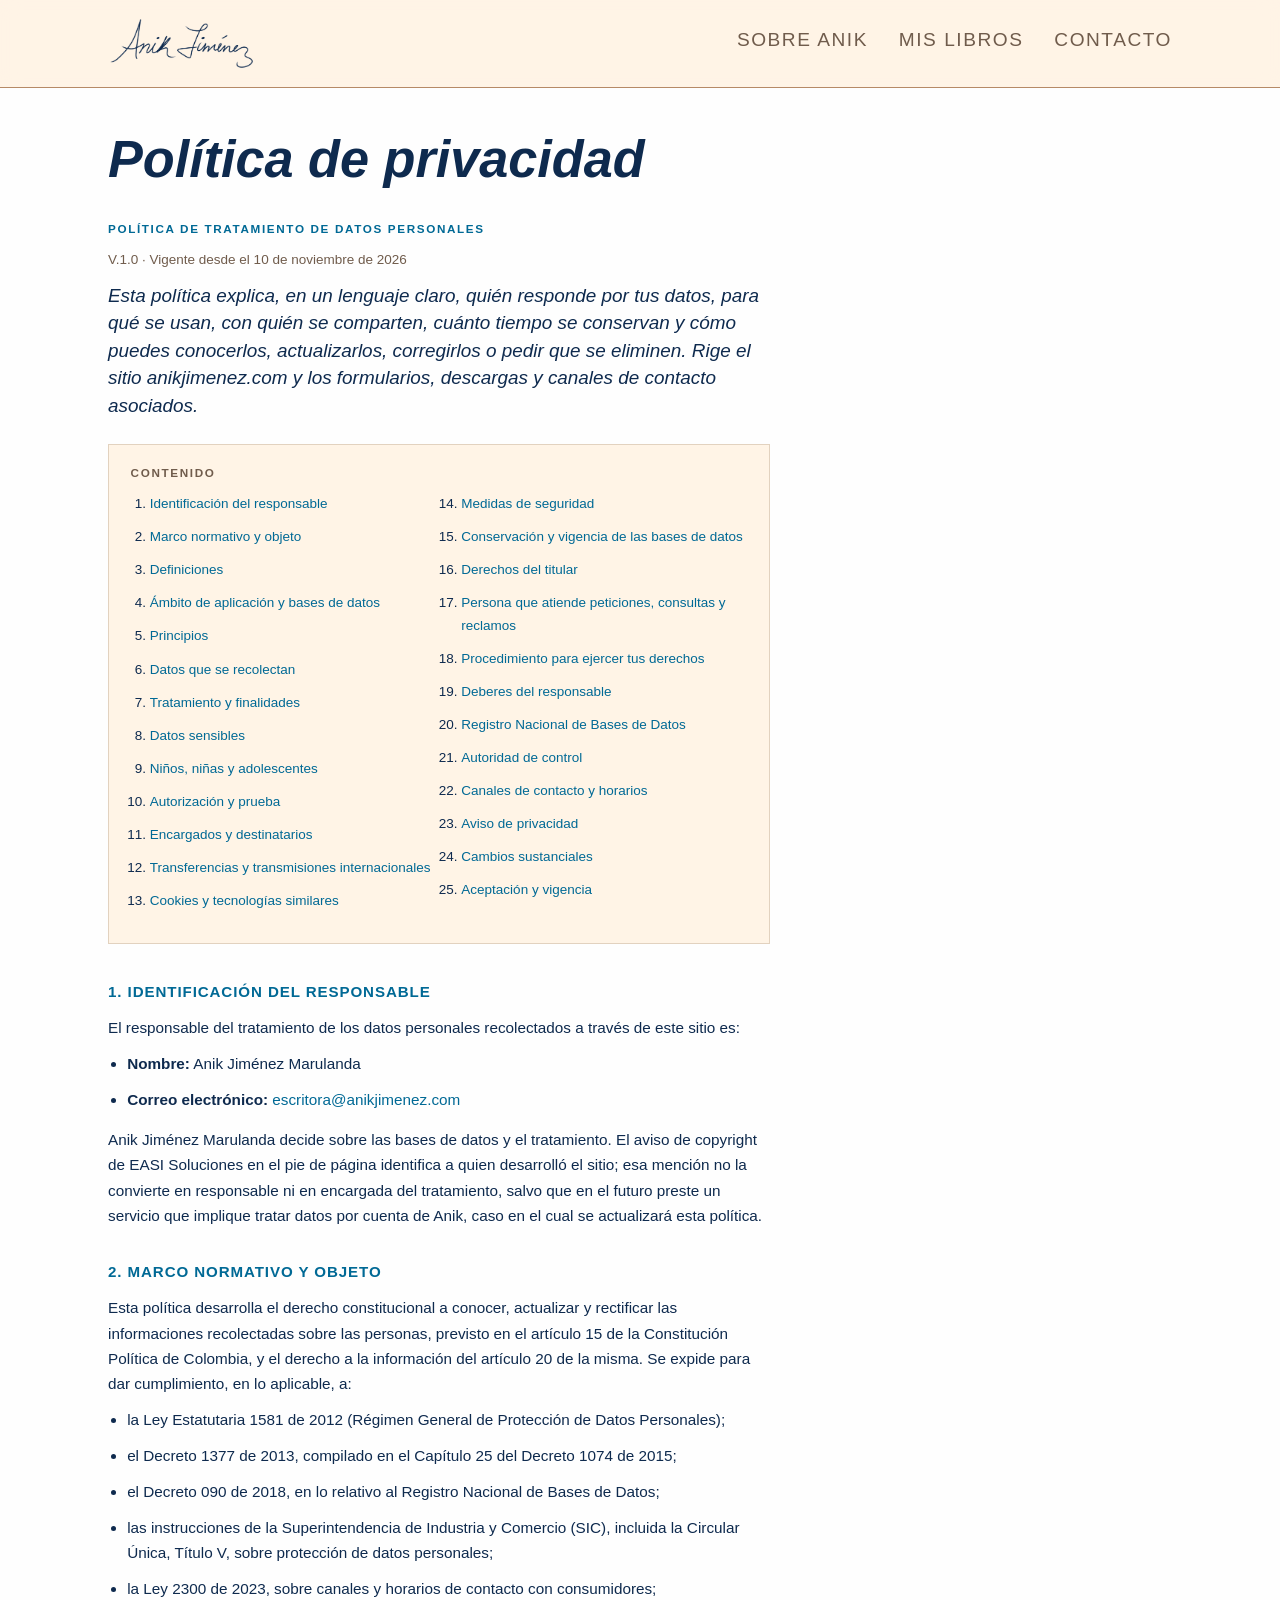
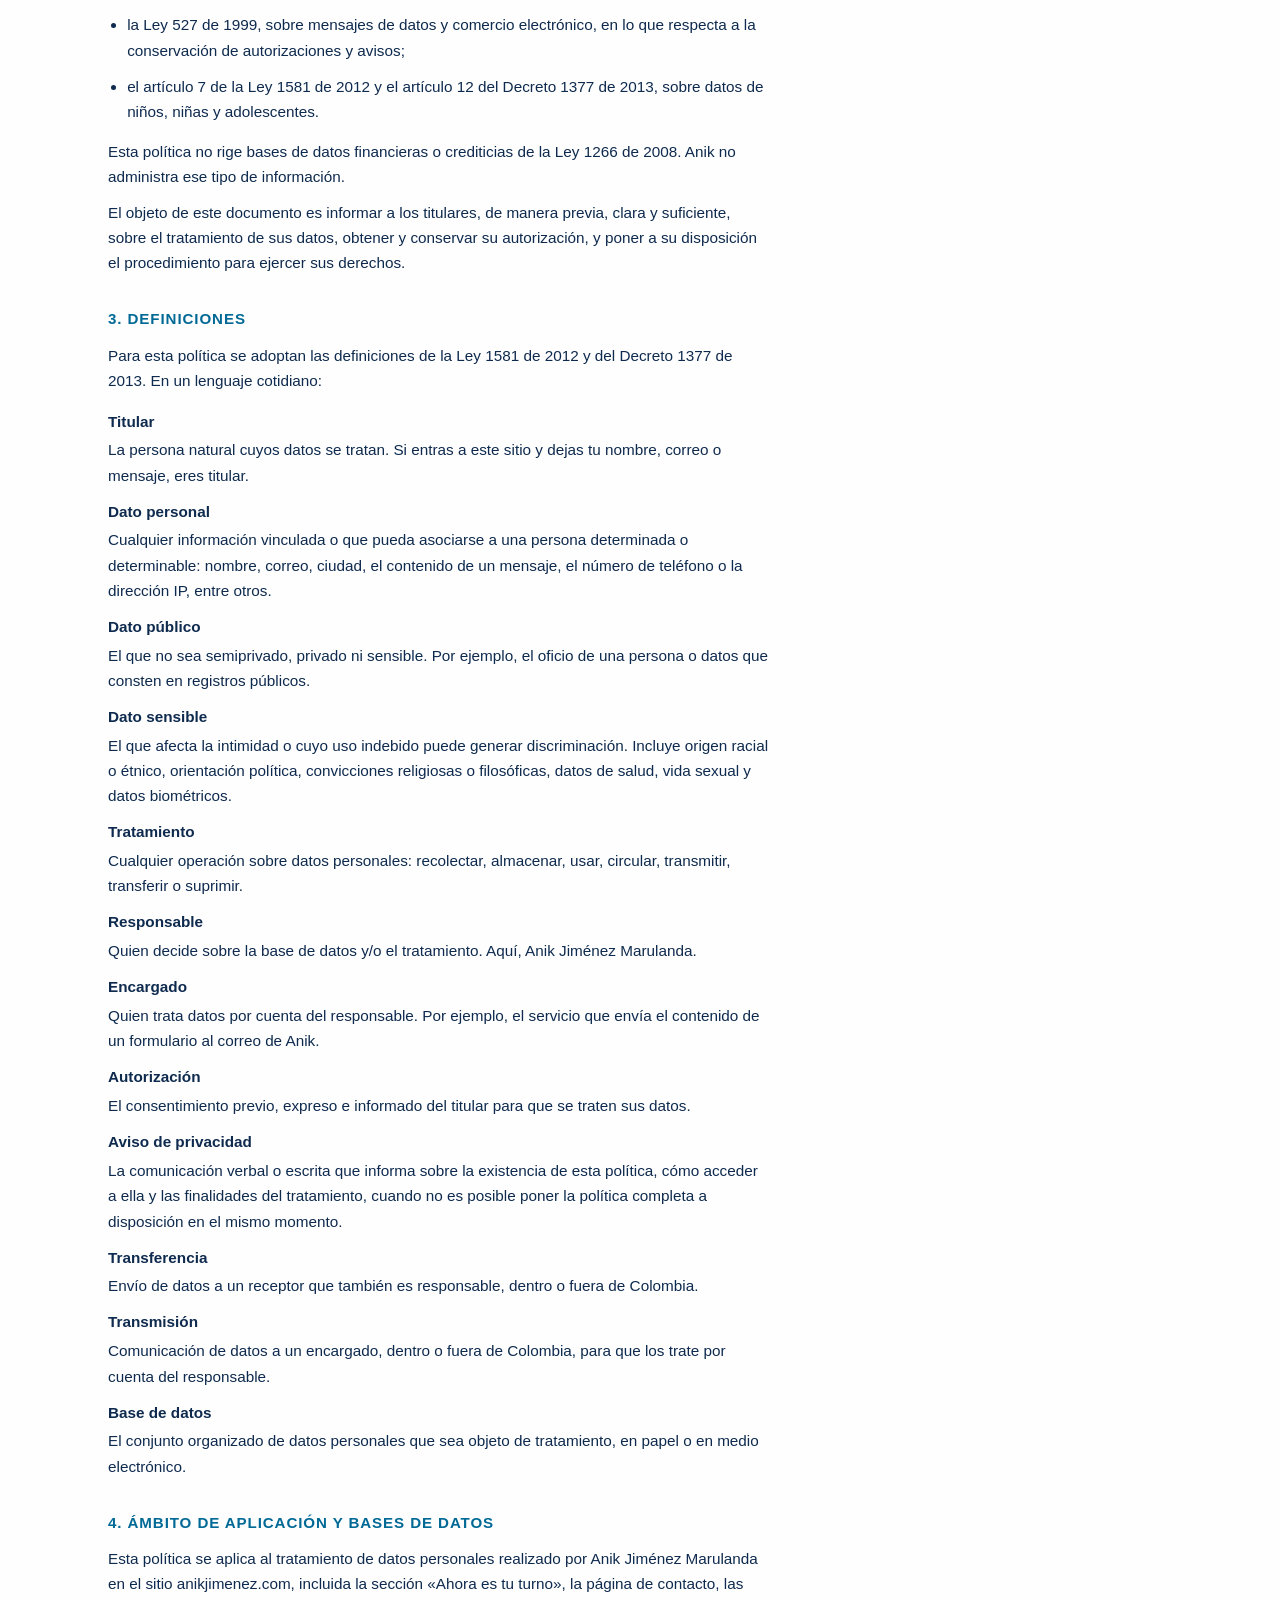
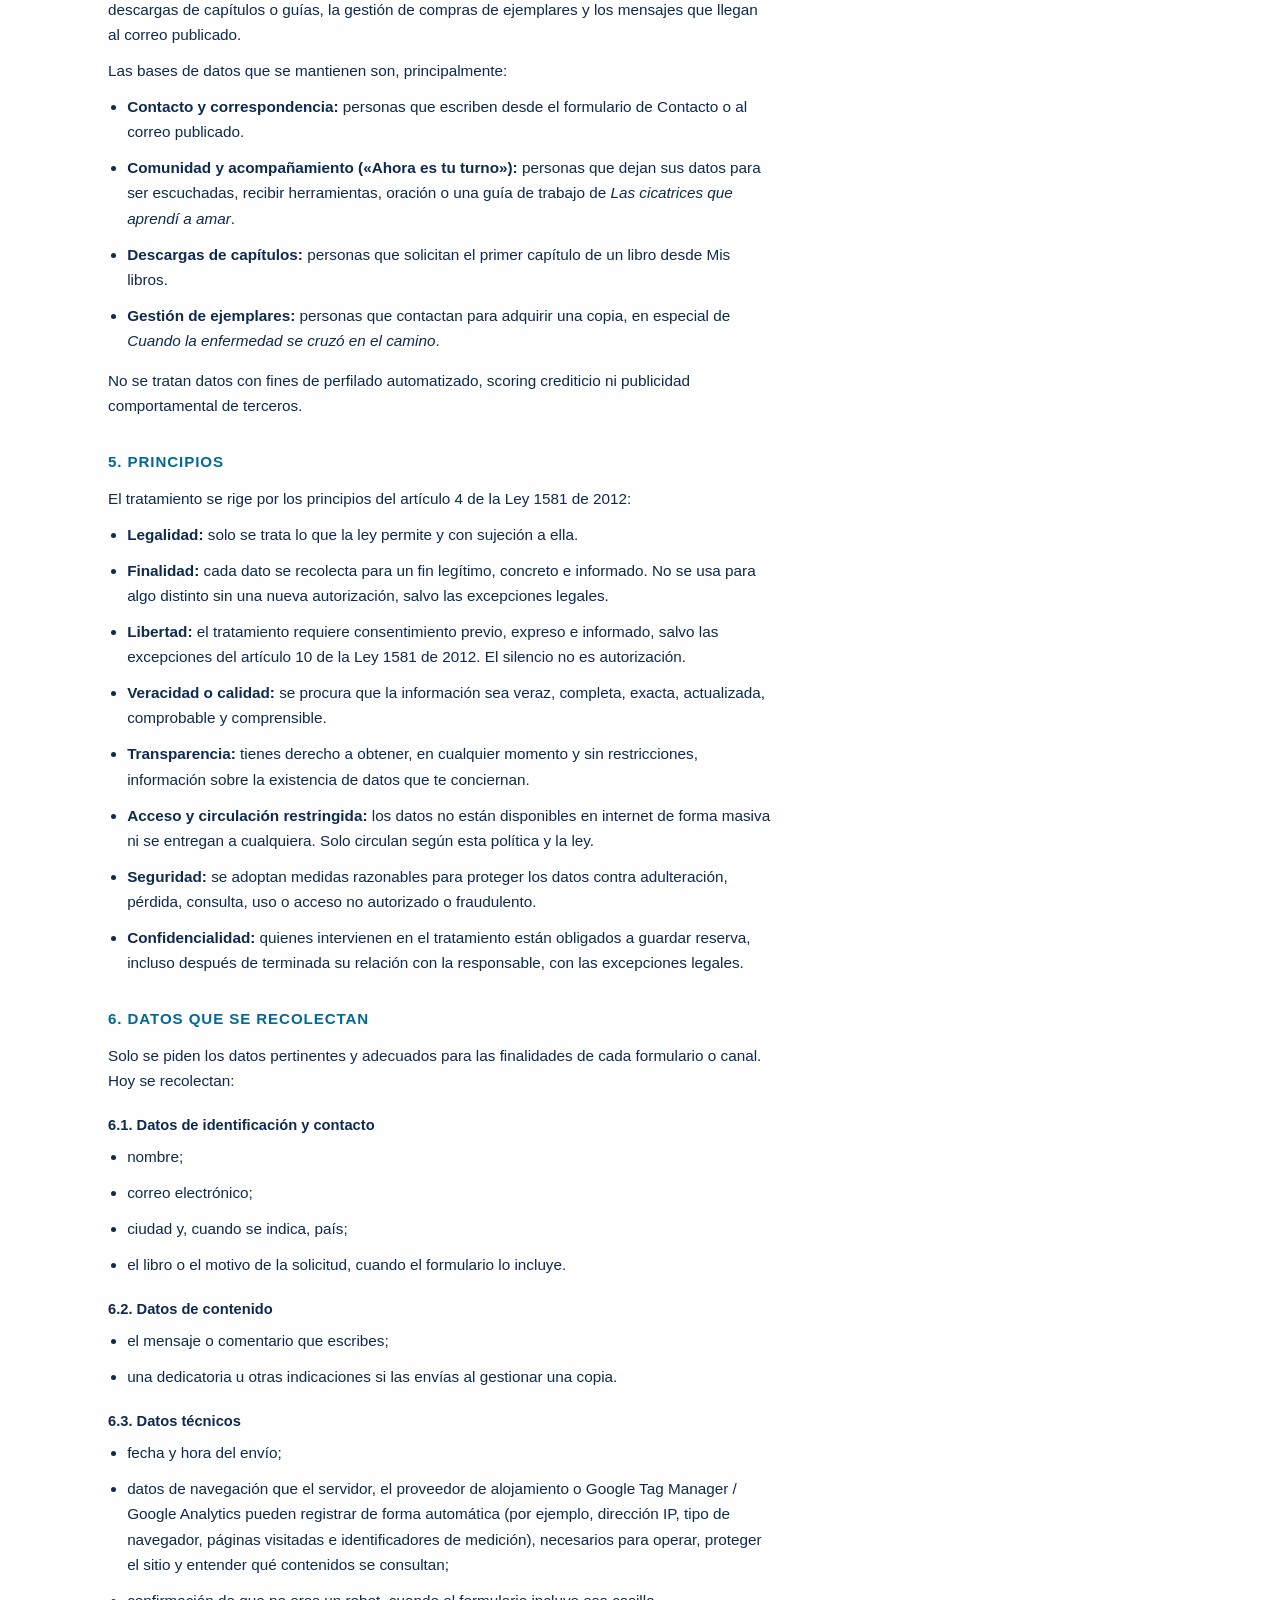
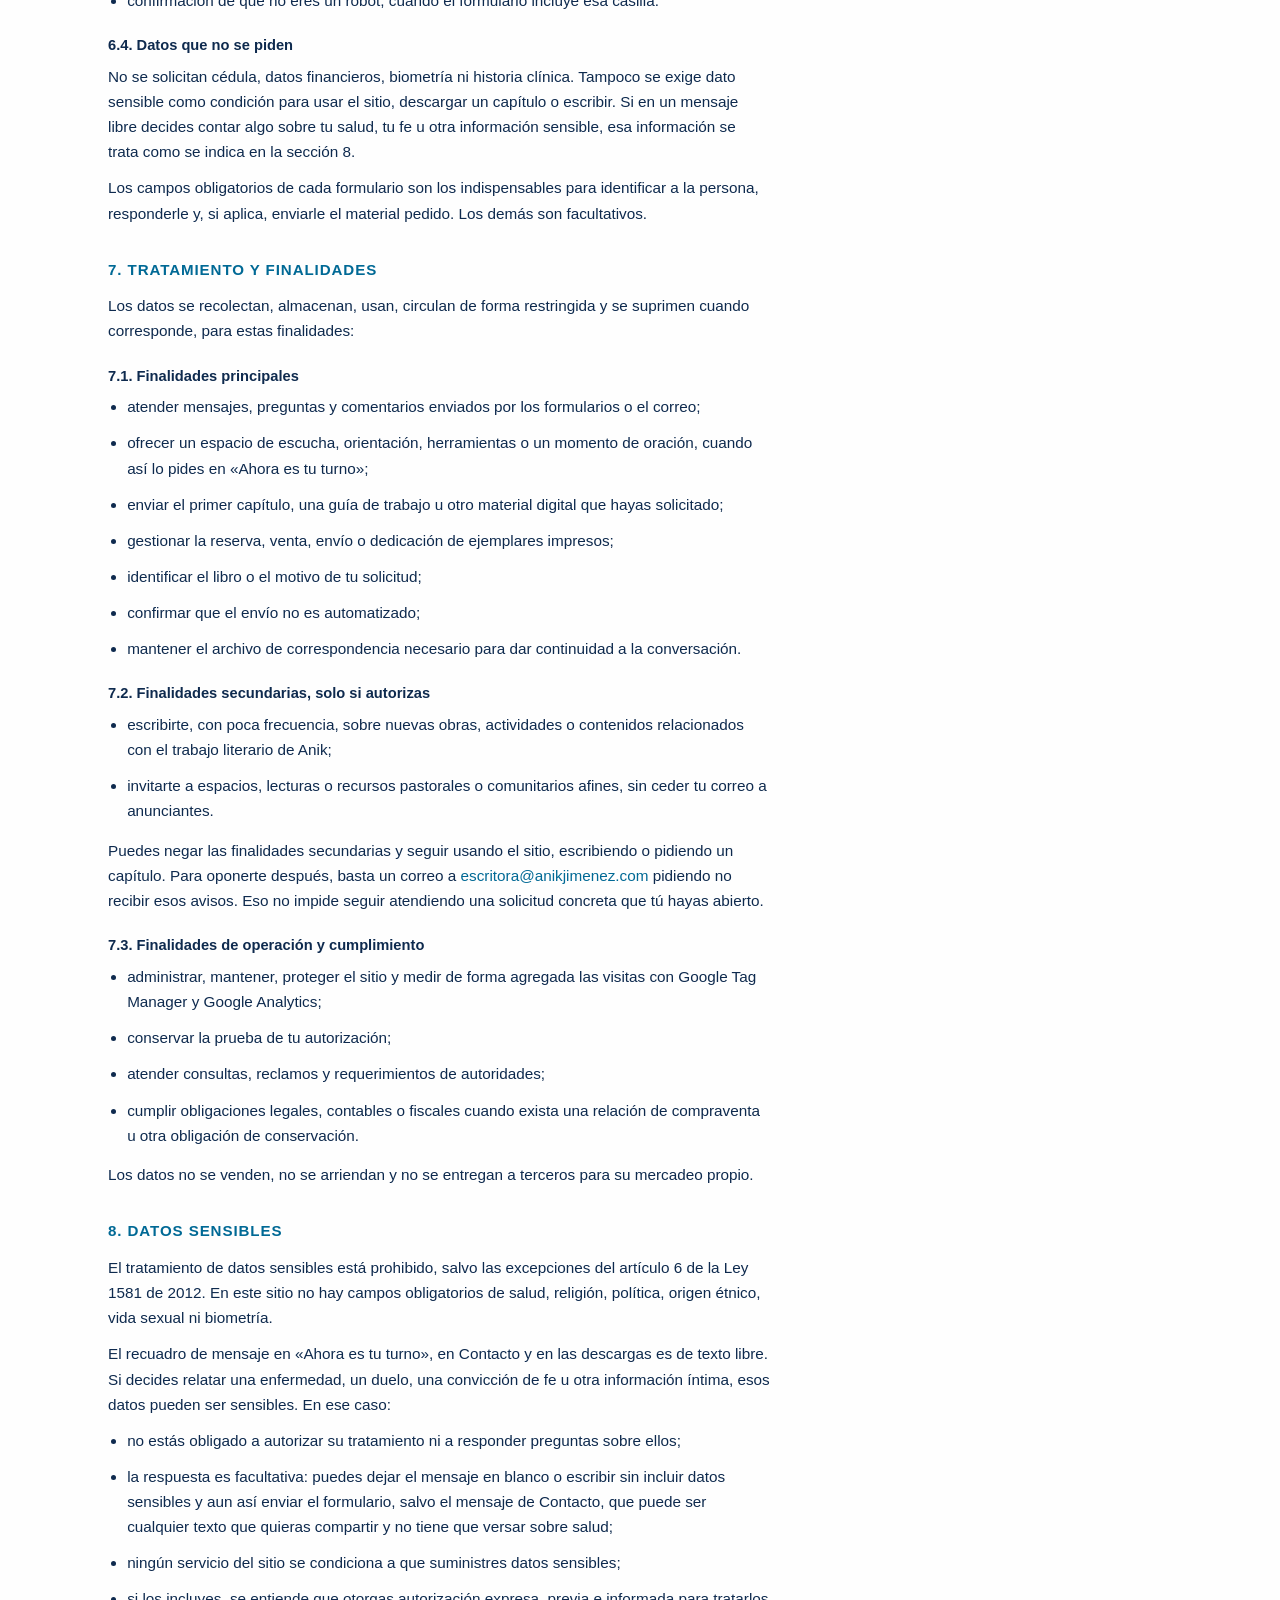
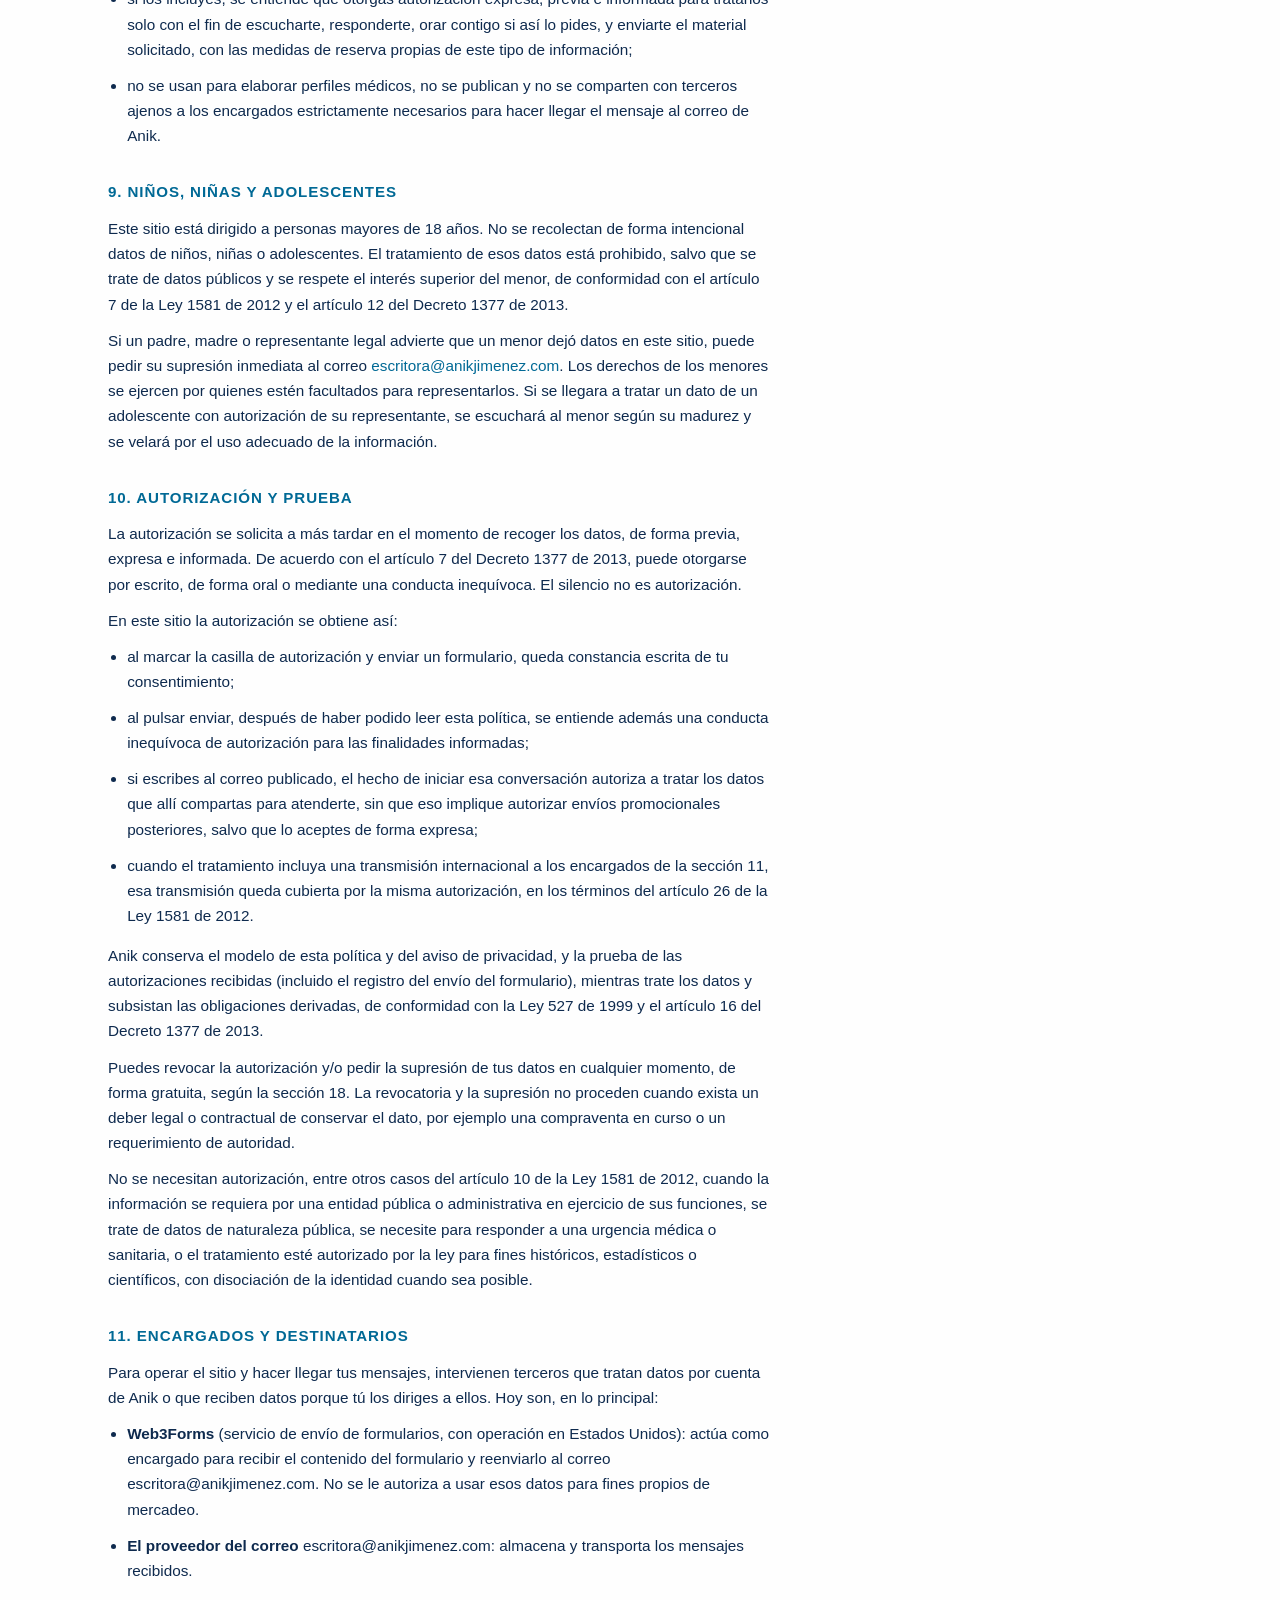
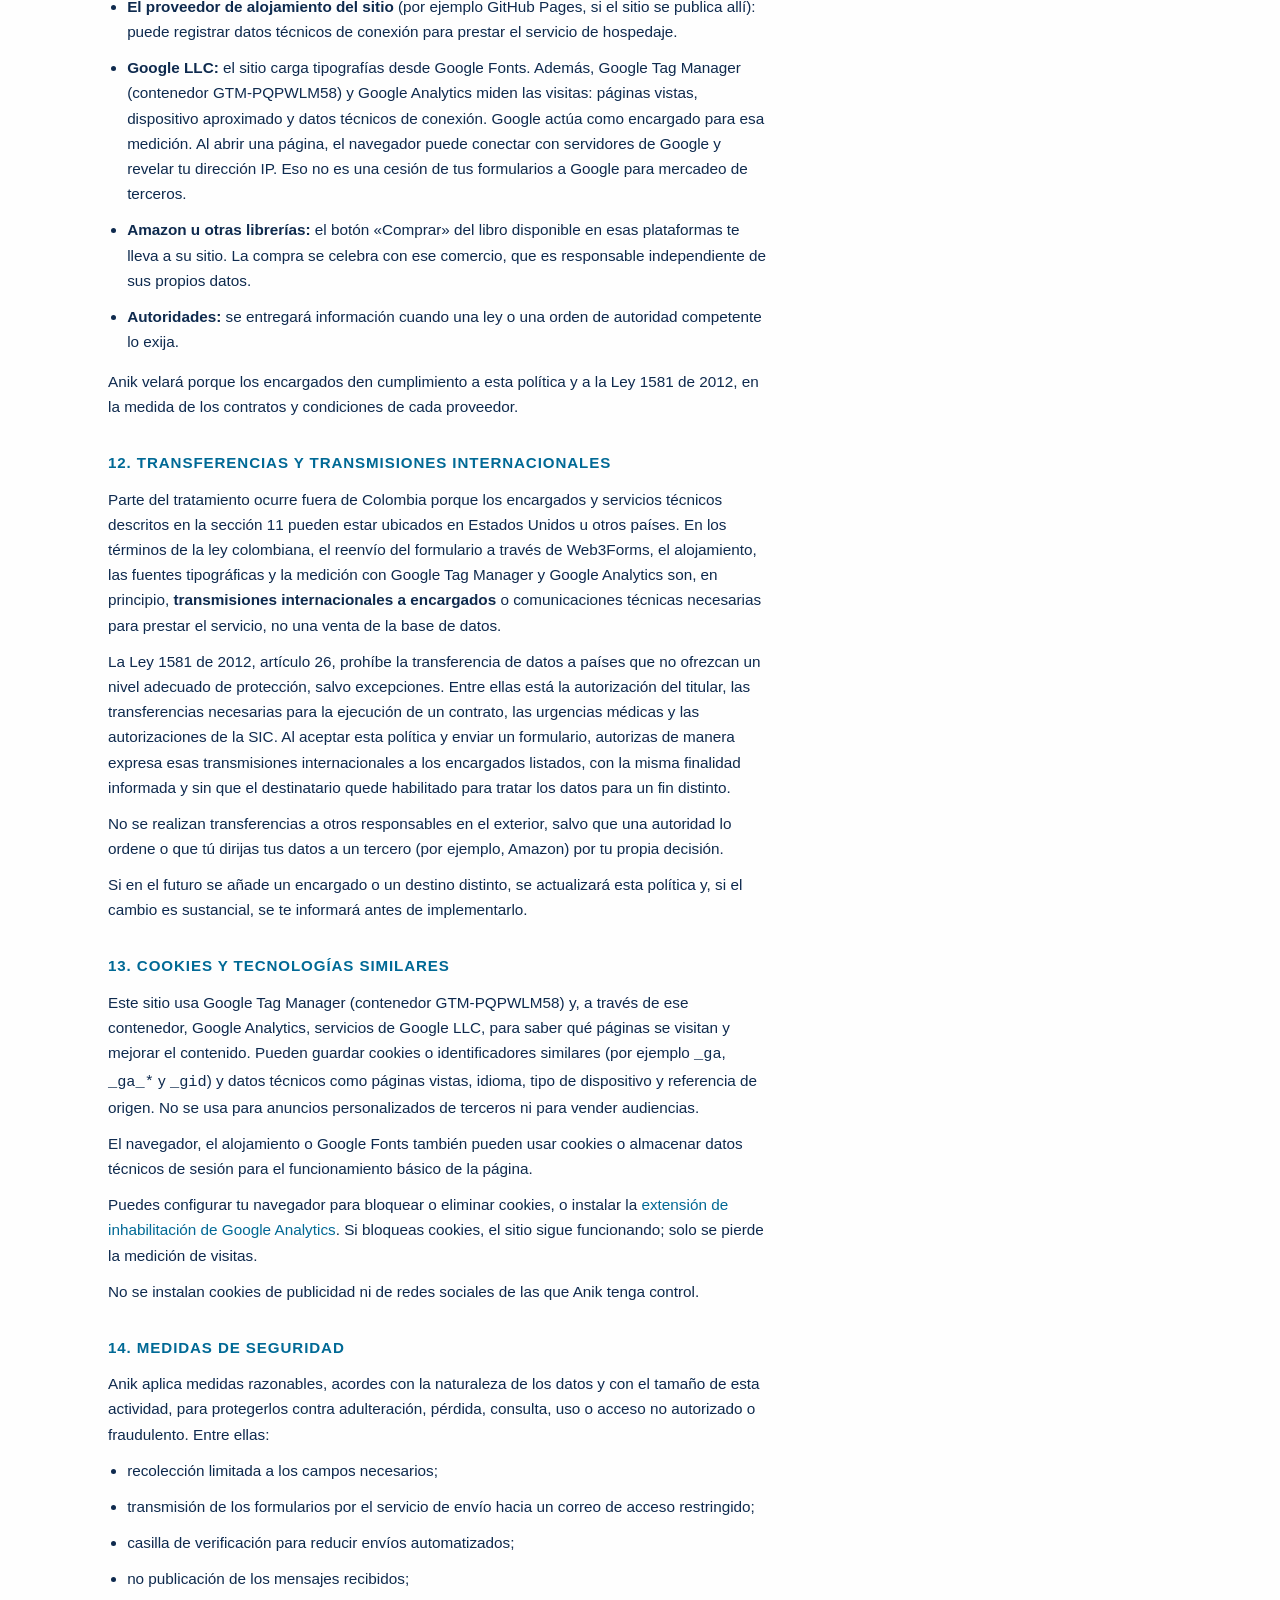
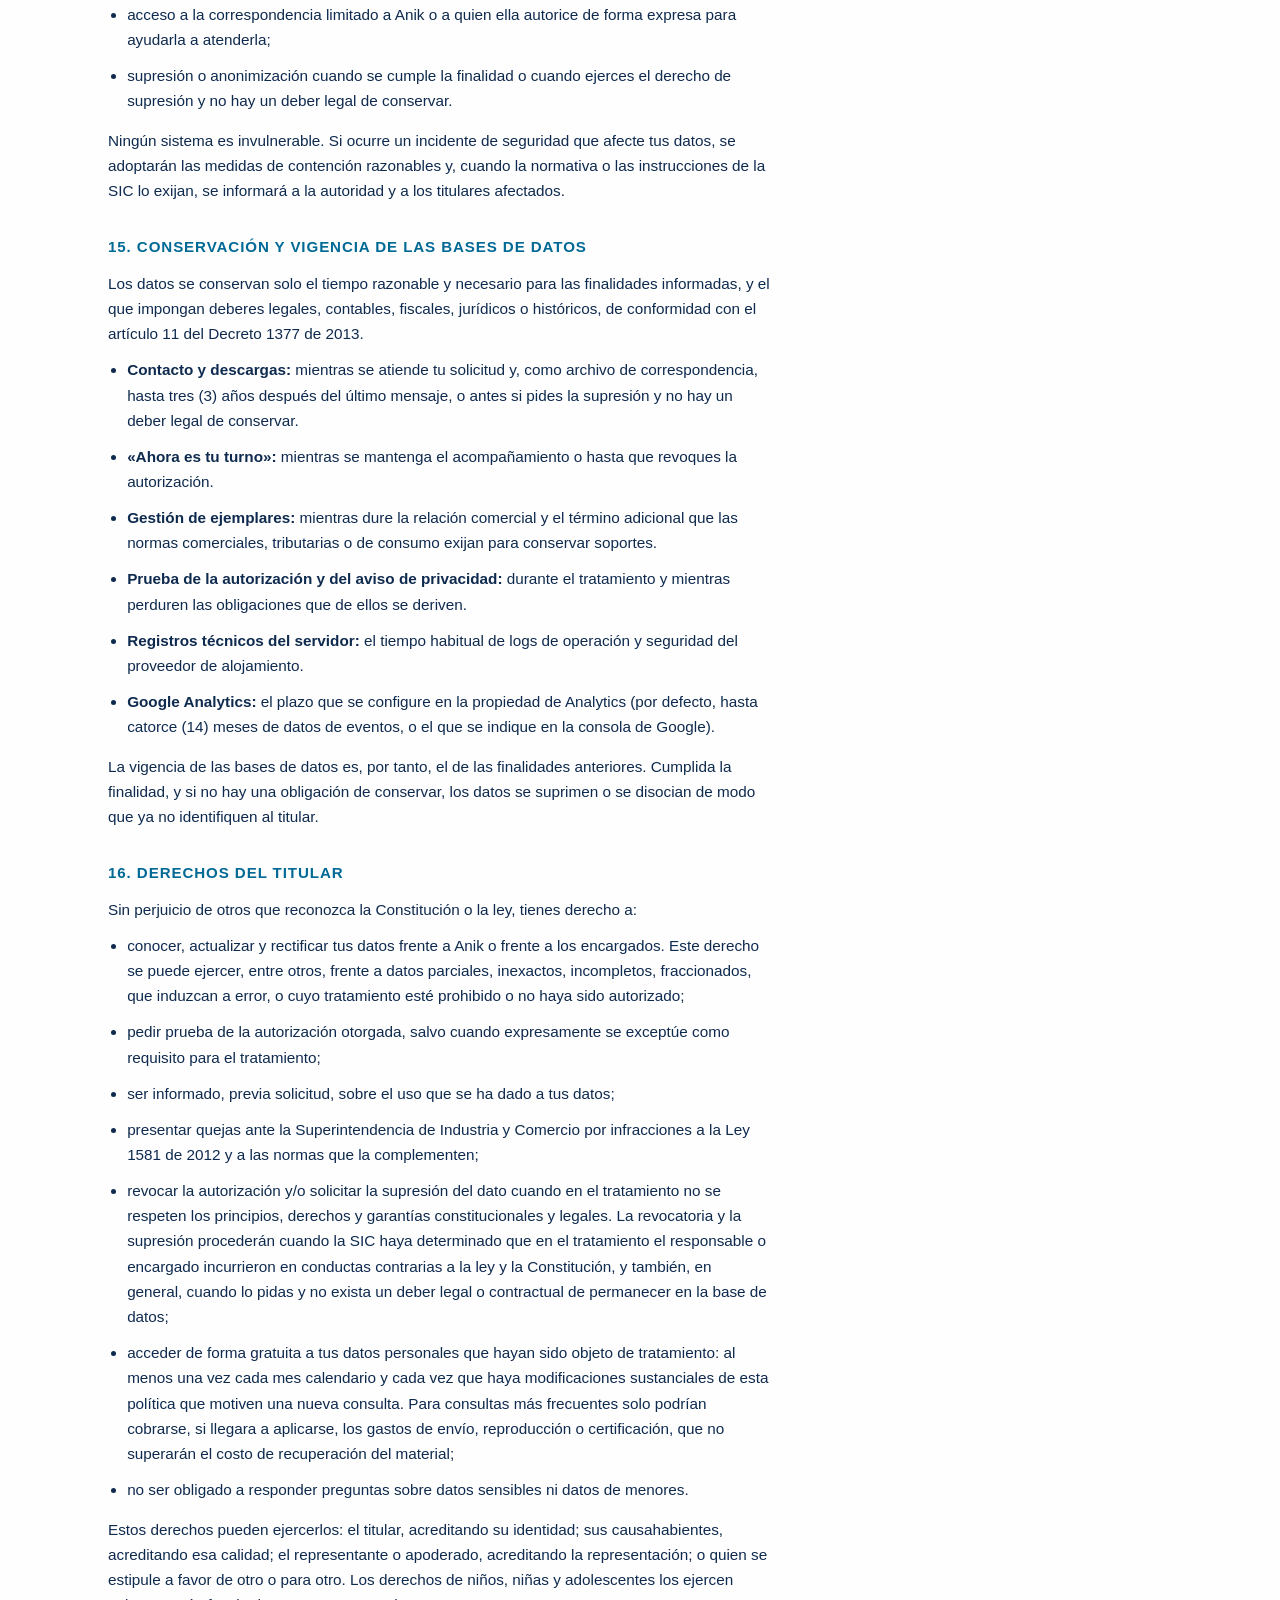
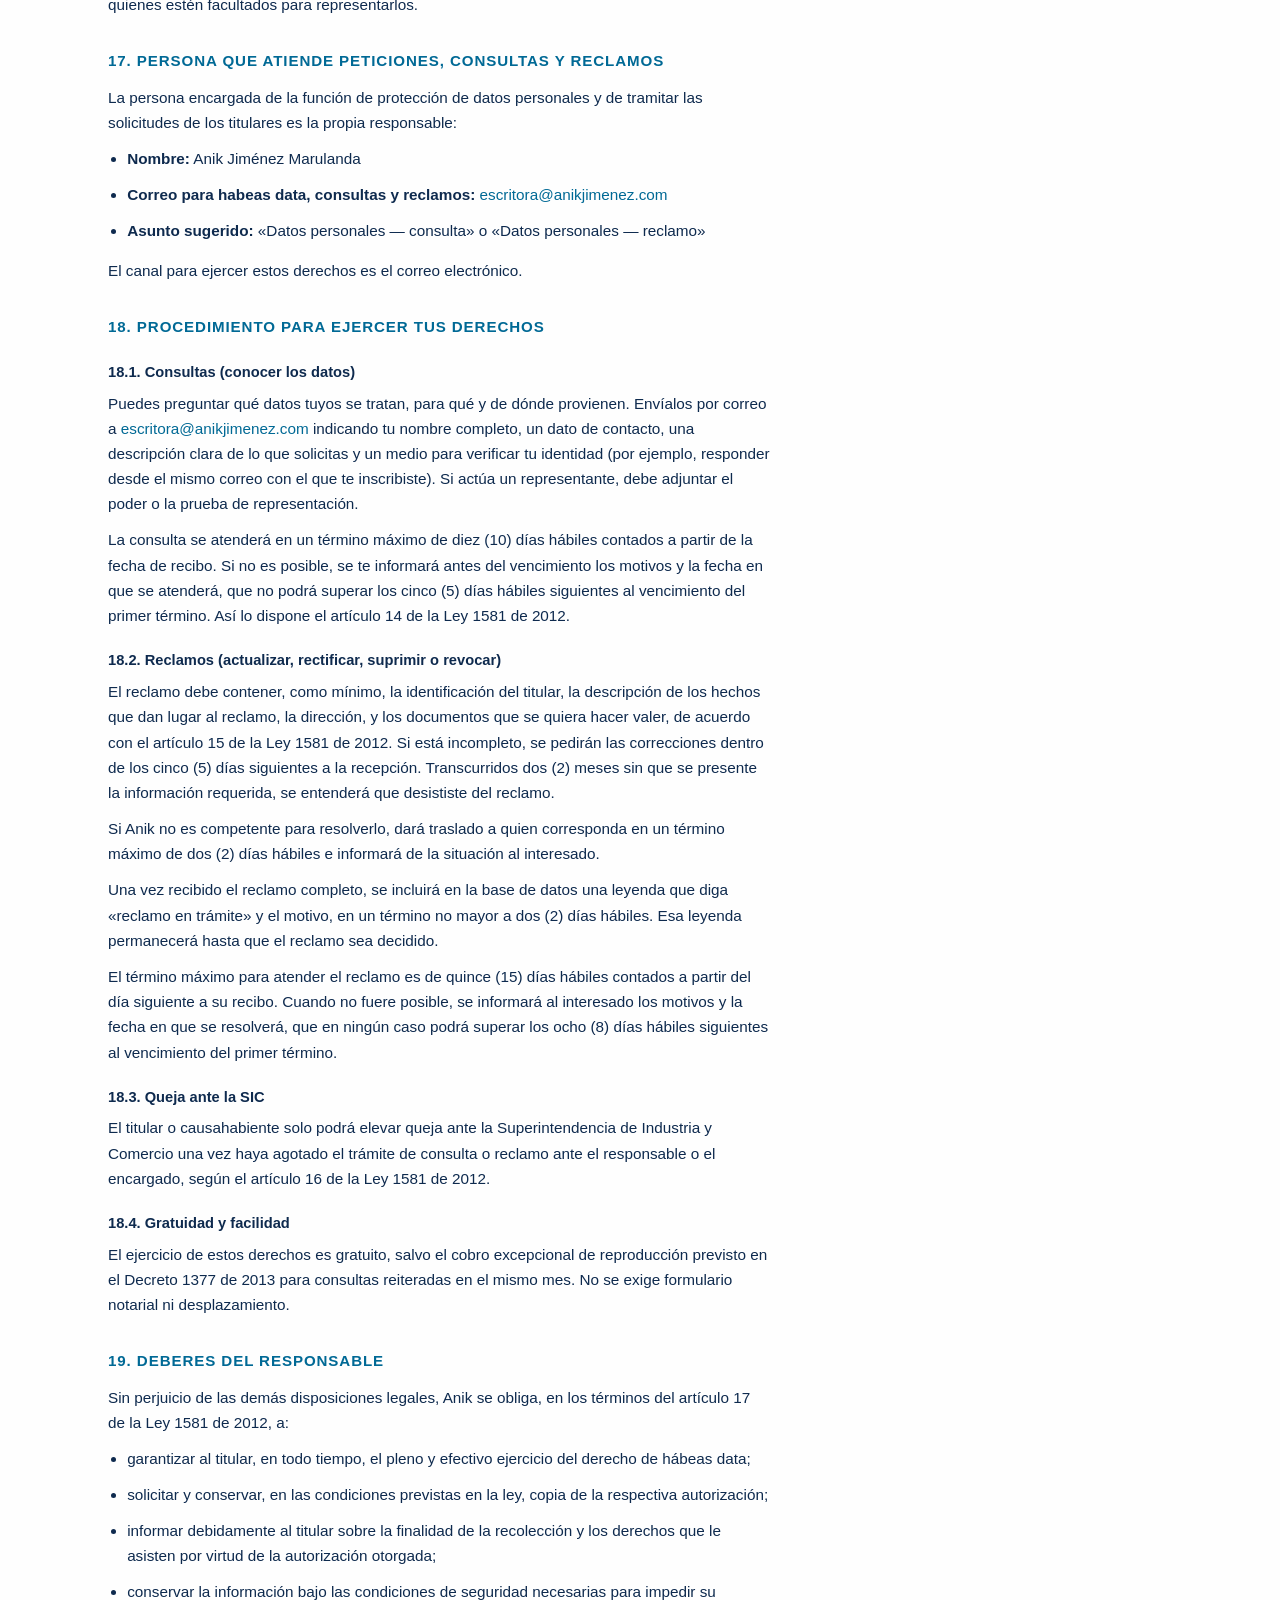
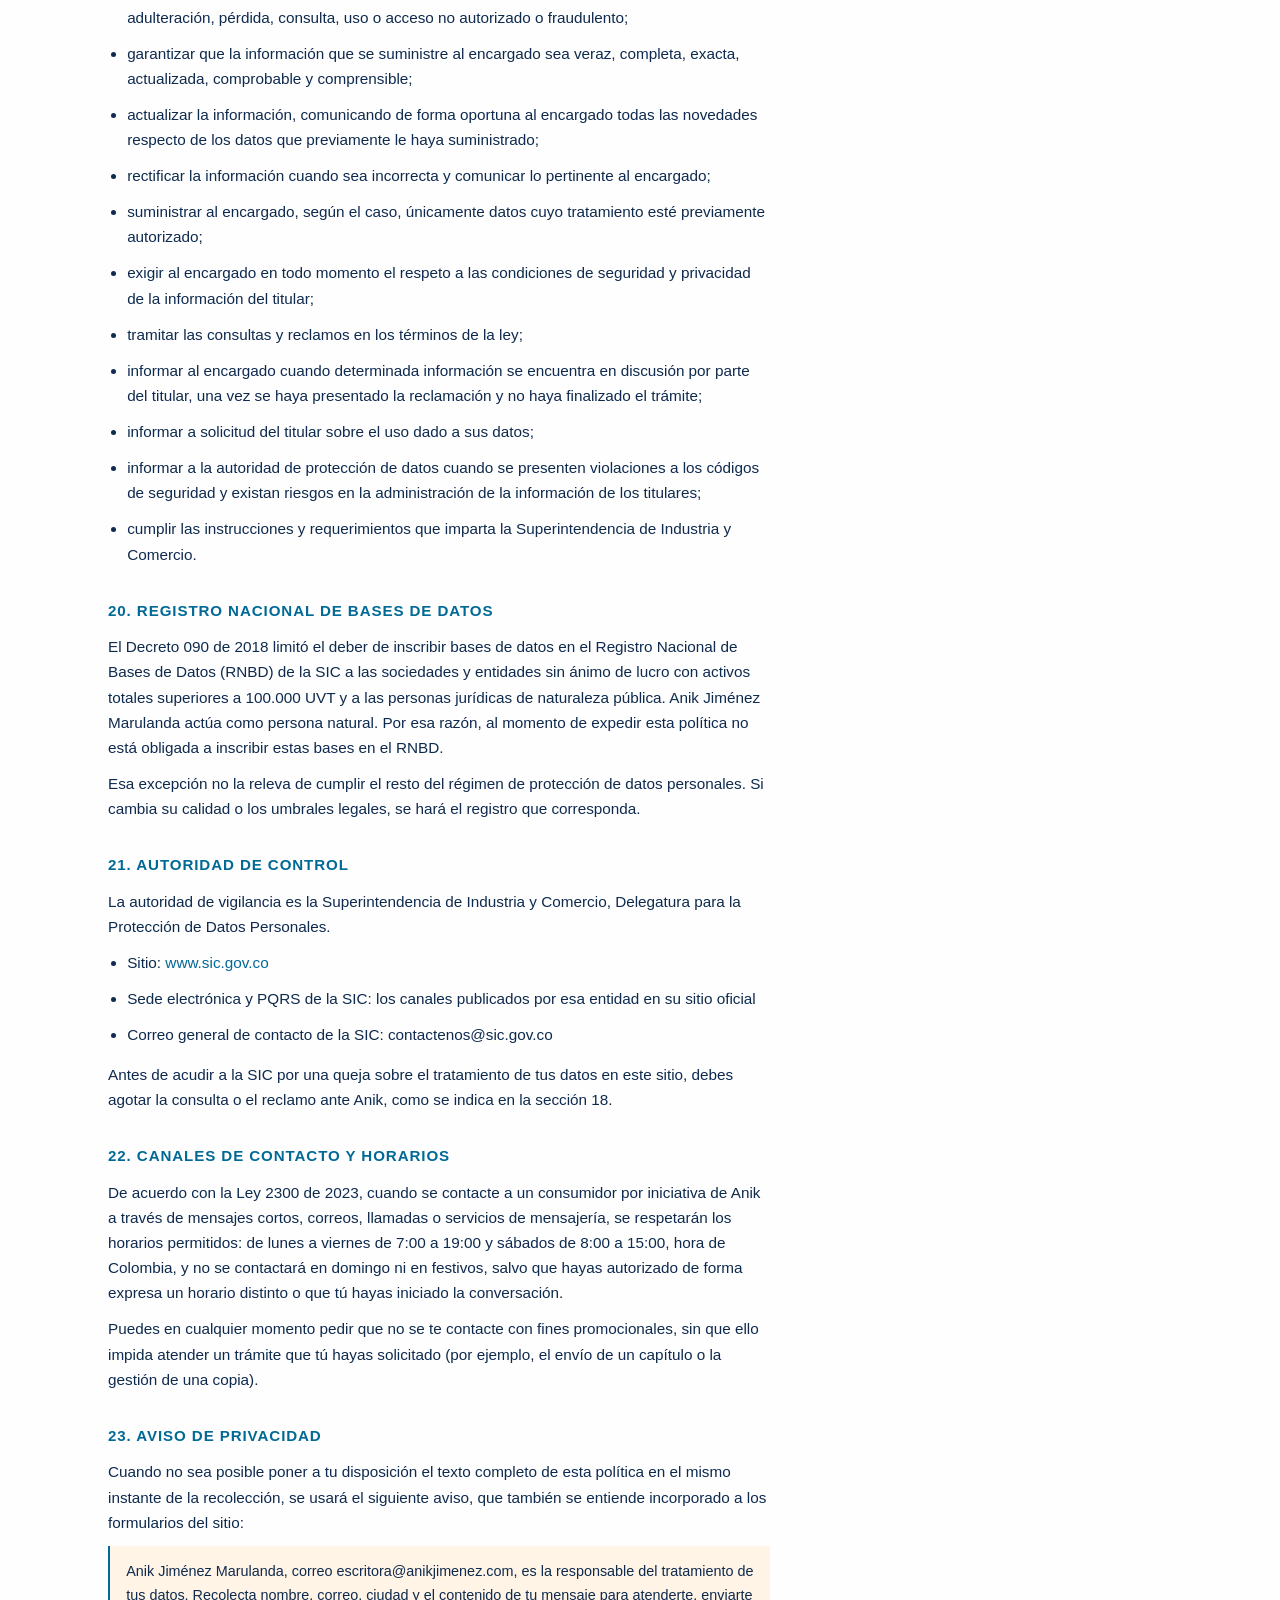
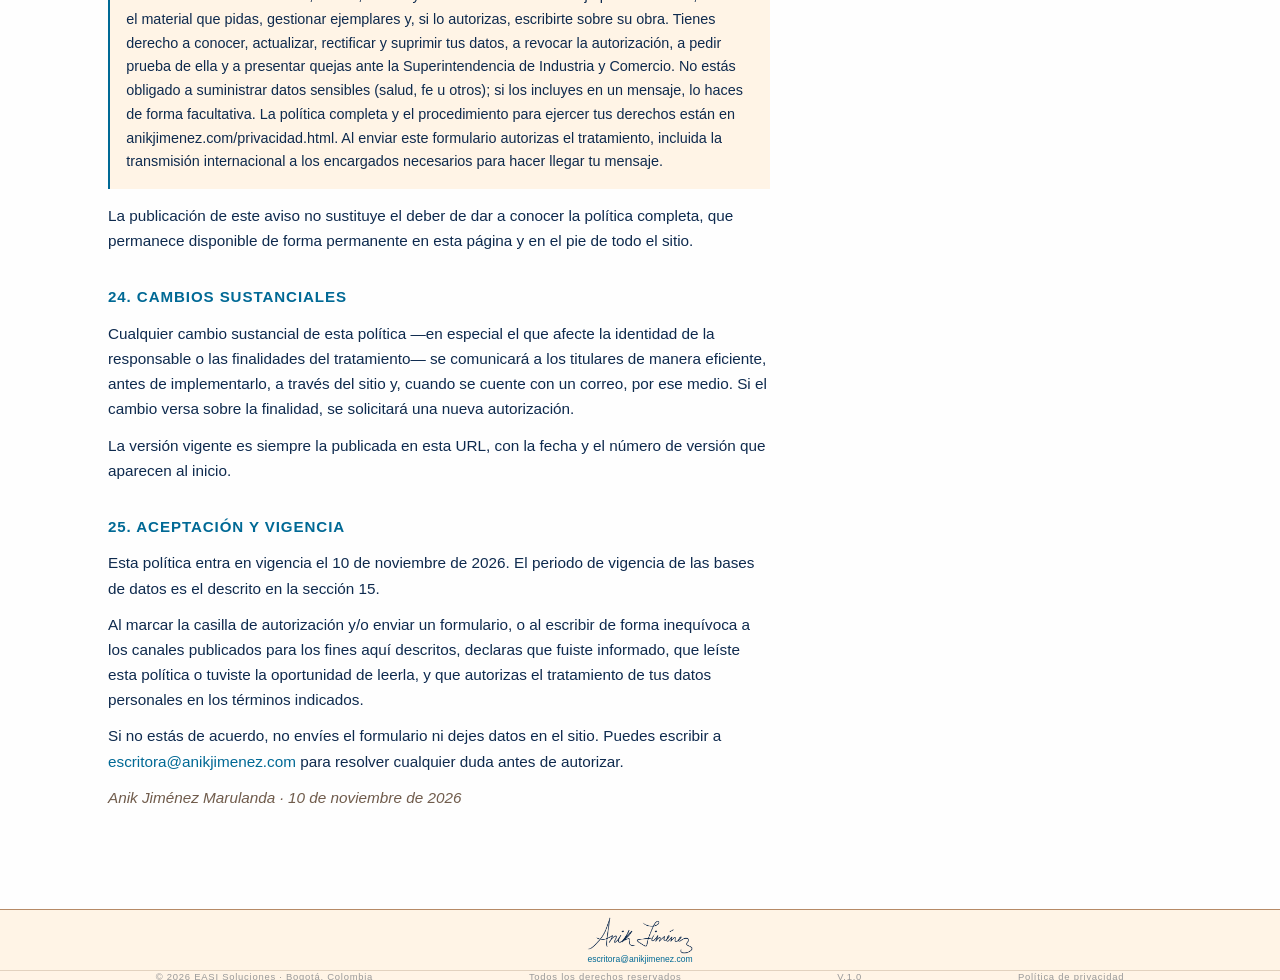
<file: privacidad.html>
<!doctype html>
<html lang="es-CO">
<head>
  <meta charset="utf-8" />
  <meta name="viewport" content="width=device-width, initial-scale=1" />
  <title>Política de privacidad — Anik Jiménez Marulanda</title>
  <meta name="description" content="Política de tratamiento de datos personales de Anik Jiménez Marulanda, conforme a la Ley 1581 de 2012 y el Decreto 1377 de 2013." />
  <meta name="author" content="Anik Jiménez Marulanda" />
  <meta name="robots" content="index, follow" />
  <link rel="canonical" href="https://anikjimenez.com/privacidad.html" />
  <link rel="icon" href="images/logo-anik.png" type="image/png" />
  <meta property="og:locale" content="es_CO" />
  <meta property="og:type" content="website" />
  <meta property="og:site_name" content="Anik Jiménez Marulanda" />
  <meta property="og:title" content="Política de privacidad — Anik Jiménez Marulanda" />
  <meta property="og:description" content="Política de tratamiento de datos personales de Anik Jiménez Marulanda." />
  <meta property="og:url" content="https://anikjimenez.com/privacidad.html" />
  <meta property="og:image" content="https://anikjimenez.com/images/logo-anik.png" />
  <link rel="preconnect" href="https://fonts.googleapis.com" />
  <link rel="preconnect" href="https://fonts.gstatic.com" crossorigin />
  <link href="https://fonts.googleapis.com/css2?family=Allura&family=Cormorant+Garamond:ital,wght@0,400;0,500;0,600;0,700;1,400;1,500;1,600;1,700&display=swap" rel="stylesheet" />
  <link rel="stylesheet" href="styles/styles.css?v=20261119b" />
  <script src="scripts/analytics.js"></script>
</head>
<body>
  <noscript><iframe src="https://www.googletagmanager.com/ns.html?id=GTM-PQPWLM58" height="0" width="0" style="display:none;visibility:hidden" title="Google Tag Manager"></iframe></noscript>
  <nav class="nav" id="nav">
    <div class="nav-inner">
      <a class="logo" href="index.html"><img src="images/logo-anik.png" alt="Anik Jiménez" width="200" height="72" /></a>
      <div class="menu">
        <a href="sobre.html">Sobre Anik</a>
        <a href="libros.html">Mis libros</a>
        <a href="contacto.html">Contacto</a>
      </div>
    </div>
  </nav>

  <main>
    <section class="section section-paper" data-screen-label="Política de privacidad">
      <div class="wrap">
        <div class="section-head">
          <h1 class="section-title">Política de privacidad</h1>
        </div>

        <article class="legal-doc">
          <p class="legal-kicker">Política de tratamiento de datos personales</p>
          <p class="legal-meta">V.1.0 · Vigente desde el 10 de noviembre de 2026</p>
          <p class="lead">Esta política explica, en un lenguaje claro, quién responde por tus datos, para qué se usan, con quién se comparten, cuánto tiempo se conservan y cómo puedes conocerlos, actualizarlos, corregirlos o pedir que se eliminen. Rige el sitio anikjimenez.com y los formularios, descargas y canales de contacto asociados.</p>

          <nav class="legal-toc" aria-label="Contenido de esta política">
            <p>Contenido</p>
            <ol>
              <li><a href="#responsable">Identificación del responsable</a></li>
              <li><a href="#marco">Marco normativo y objeto</a></li>
              <li><a href="#definiciones">Definiciones</a></li>
              <li><a href="#ambito">Ámbito de aplicación y bases de datos</a></li>
              <li><a href="#principios">Principios</a></li>
              <li><a href="#datos">Datos que se recolectan</a></li>
              <li><a href="#finalidades">Tratamiento y finalidades</a></li>
              <li><a href="#sensibles">Datos sensibles</a></li>
              <li><a href="#nna">Niños, niñas y adolescentes</a></li>
              <li><a href="#autorizacion">Autorización y prueba</a></li>
              <li><a href="#encargados">Encargados y destinatarios</a></li>
              <li><a href="#internacional">Transferencias y transmisiones internacionales</a></li>
              <li><a href="#cookies">Cookies y tecnologías similares</a></li>
              <li><a href="#seguridad">Medidas de seguridad</a></li>
              <li><a href="#conservacion">Conservación y vigencia de las bases de datos</a></li>
              <li><a href="#derechos">Derechos del titular</a></li>
              <li><a href="#atencion">Persona que atiende peticiones, consultas y reclamos</a></li>
              <li><a href="#procedimiento">Procedimiento para ejercer tus derechos</a></li>
              <li><a href="#deberes">Deberes del responsable</a></li>
              <li><a href="#rnbd">Registro Nacional de Bases de Datos</a></li>
              <li><a href="#autoridad">Autoridad de control</a></li>
              <li><a href="#canales">Canales de contacto y horarios</a></li>
              <li><a href="#aviso">Aviso de privacidad</a></li>
              <li><a href="#cambios">Cambios sustanciales</a></li>
              <li><a href="#aceptacion">Aceptación y vigencia</a></li>
            </ol>
          </nav>

          <h2 id="responsable">1. Identificación del responsable</h2>
          <p>El responsable del tratamiento de los datos personales recolectados a través de este sitio es:</p>
          <ul>
            <li><strong>Nombre:</strong> Anik Jiménez Marulanda</li>
            <li><strong>Correo electrónico:</strong> <a href="mailto:escritora@anikjimenez.com">escritora@anikjimenez.com</a></li>
          </ul>
          <p>Anik Jiménez Marulanda decide sobre las bases de datos y el tratamiento. El aviso de copyright de EASI Soluciones en el pie de página identifica a quien desarrolló el sitio; esa mención no la convierte en responsable ni en encargada del tratamiento, salvo que en el futuro preste un servicio que implique tratar datos por cuenta de Anik, caso en el cual se actualizará esta política.</p>

          <h2 id="marco">2. Marco normativo y objeto</h2>
          <p>Esta política desarrolla el derecho constitucional a conocer, actualizar y rectificar las informaciones recolectadas sobre las personas, previsto en el artículo 15 de la Constitución Política de Colombia, y el derecho a la información del artículo 20 de la misma. Se expide para dar cumplimiento, en lo aplicable, a:</p>
          <ul>
            <li>la Ley Estatutaria 1581 de 2012 (Régimen General de Protección de Datos Personales);</li>
            <li>el Decreto 1377 de 2013, compilado en el Capítulo 25 del Decreto 1074 de 2015;</li>
            <li>el Decreto 090 de 2018, en lo relativo al Registro Nacional de Bases de Datos;</li>
            <li>las instrucciones de la Superintendencia de Industria y Comercio (SIC), incluida la Circular Única, Título V, sobre protección de datos personales;</li>
            <li>la Ley 2300 de 2023, sobre canales y horarios de contacto con consumidores;</li>
            <li>la Ley 527 de 1999, sobre mensajes de datos y comercio electrónico, en lo que respecta a la conservación de autorizaciones y avisos;</li>
            <li>el artículo 7 de la Ley 1581 de 2012 y el artículo 12 del Decreto 1377 de 2013, sobre datos de niños, niñas y adolescentes.</li>
          </ul>
          <p>Esta política no rige bases de datos financieras o crediticias de la Ley 1266 de 2008. Anik no administra ese tipo de información.</p>
          <p>El objeto de este documento es informar a los titulares, de manera previa, clara y suficiente, sobre el tratamiento de sus datos, obtener y conservar su autorización, y poner a su disposición el procedimiento para ejercer sus derechos.</p>

          <h2 id="definiciones">3. Definiciones</h2>
          <p>Para esta política se adoptan las definiciones de la Ley 1581 de 2012 y del Decreto 1377 de 2013. En un lenguaje cotidiano:</p>
          <dl>
            <dt>Titular</dt>
            <dd>La persona natural cuyos datos se tratan. Si entras a este sitio y dejas tu nombre, correo o mensaje, eres titular.</dd>
            <dt>Dato personal</dt>
            <dd>Cualquier información vinculada o que pueda asociarse a una persona determinada o determinable: nombre, correo, ciudad, el contenido de un mensaje, el número de teléfono o la dirección IP, entre otros.</dd>
            <dt>Dato público</dt>
            <dd>El que no sea semiprivado, privado ni sensible. Por ejemplo, el oficio de una persona o datos que consten en registros públicos.</dd>
            <dt>Dato sensible</dt>
            <dd>El que afecta la intimidad o cuyo uso indebido puede generar discriminación. Incluye origen racial o étnico, orientación política, convicciones religiosas o filosóficas, datos de salud, vida sexual y datos biométricos.</dd>
            <dt>Tratamiento</dt>
            <dd>Cualquier operación sobre datos personales: recolectar, almacenar, usar, circular, transmitir, transferir o suprimir.</dd>
            <dt>Responsable</dt>
            <dd>Quien decide sobre la base de datos y/o el tratamiento. Aquí, Anik Jiménez Marulanda.</dd>
            <dt>Encargado</dt>
            <dd>Quien trata datos por cuenta del responsable. Por ejemplo, el servicio que envía el contenido de un formulario al correo de Anik.</dd>
            <dt>Autorización</dt>
            <dd>El consentimiento previo, expreso e informado del titular para que se traten sus datos.</dd>
            <dt>Aviso de privacidad</dt>
            <dd>La comunicación verbal o escrita que informa sobre la existencia de esta política, cómo acceder a ella y las finalidades del tratamiento, cuando no es posible poner la política completa a disposición en el mismo momento.</dd>
            <dt>Transferencia</dt>
            <dd>Envío de datos a un receptor que también es responsable, dentro o fuera de Colombia.</dd>
            <dt>Transmisión</dt>
            <dd>Comunicación de datos a un encargado, dentro o fuera de Colombia, para que los trate por cuenta del responsable.</dd>
            <dt>Base de datos</dt>
            <dd>El conjunto organizado de datos personales que sea objeto de tratamiento, en papel o en medio electrónico.</dd>
          </dl>

          <h2 id="ambito">4. Ámbito de aplicación y bases de datos</h2>
          <p>Esta política se aplica al tratamiento de datos personales realizado por Anik Jiménez Marulanda en el sitio anikjimenez.com, incluida la sección «Ahora es tu turno», la página de contacto, las descargas de capítulos o guías, la gestión de compras de ejemplares y los mensajes que llegan al correo publicado.</p>
          <p>Las bases de datos que se mantienen son, principalmente:</p>
          <ul>
            <li><strong>Contacto y correspondencia:</strong> personas que escriben desde el formulario de Contacto o al correo publicado.</li>
            <li><strong>Comunidad y acompañamiento («Ahora es tu turno»):</strong> personas que dejan sus datos para ser escuchadas, recibir herramientas, oración o una guía de trabajo de <em>Las cicatrices que aprendí a amar</em>.</li>
            <li><strong>Descargas de capítulos:</strong> personas que solicitan el primer capítulo de un libro desde Mis libros.</li>
            <li><strong>Gestión de ejemplares:</strong> personas que contactan para adquirir una copia, en especial de <em>Cuando la enfermedad se cruzó en el camino</em>.</li>
          </ul>
          <p>No se tratan datos con fines de perfilado automatizado, scoring crediticio ni publicidad comportamental de terceros.</p>

          <h2 id="principios">5. Principios</h2>
          <p>El tratamiento se rige por los principios del artículo 4 de la Ley 1581 de 2012:</p>
          <ul>
            <li><strong>Legalidad:</strong> solo se trata lo que la ley permite y con sujeción a ella.</li>
            <li><strong>Finalidad:</strong> cada dato se recolecta para un fin legítimo, concreto e informado. No se usa para algo distinto sin una nueva autorización, salvo las excepciones legales.</li>
            <li><strong>Libertad:</strong> el tratamiento requiere consentimiento previo, expreso e informado, salvo las excepciones del artículo 10 de la Ley 1581 de 2012. El silencio no es autorización.</li>
            <li><strong>Veracidad o calidad:</strong> se procura que la información sea veraz, completa, exacta, actualizada, comprobable y comprensible.</li>
            <li><strong>Transparencia:</strong> tienes derecho a obtener, en cualquier momento y sin restricciones, información sobre la existencia de datos que te conciernan.</li>
            <li><strong>Acceso y circulación restringida:</strong> los datos no están disponibles en internet de forma masiva ni se entregan a cualquiera. Solo circulan según esta política y la ley.</li>
            <li><strong>Seguridad:</strong> se adoptan medidas razonables para proteger los datos contra adulteración, pérdida, consulta, uso o acceso no autorizado o fraudulento.</li>
            <li><strong>Confidencialidad:</strong> quienes intervienen en el tratamiento están obligados a guardar reserva, incluso después de terminada su relación con la responsable, con las excepciones legales.</li>
          </ul>

          <h2 id="datos">6. Datos que se recolectan</h2>
          <p>Solo se piden los datos pertinentes y adecuados para las finalidades de cada formulario o canal. Hoy se recolectan:</p>
          <h3>6.1. Datos de identificación y contacto</h3>
          <ul>
            <li>nombre;</li>
            <li>correo electrónico;</li>
            <li>ciudad y, cuando se indica, país;</li>
            <li>el libro o el motivo de la solicitud, cuando el formulario lo incluye.</li>
          </ul>
          <h3>6.2. Datos de contenido</h3>
          <ul>
            <li>el mensaje o comentario que escribes;</li>
            <li>una dedicatoria u otras indicaciones si las envías al gestionar una copia.</li>
          </ul>
          <h3>6.3. Datos técnicos</h3>
          <ul>
            <li>fecha y hora del envío;</li>
            <li>datos de navegación que el servidor, el proveedor de alojamiento o Google Tag Manager / Google Analytics pueden registrar de forma automática (por ejemplo, dirección IP, tipo de navegador, páginas visitadas e identificadores de medición), necesarios para operar, proteger el sitio y entender qué contenidos se consultan;</li>
            <li>confirmación de que no eres un robot, cuando el formulario incluye esa casilla.</li>
          </ul>
          <h3>6.4. Datos que no se piden</h3>
          <p>No se solicitan cédula, datos financieros, biometría ni historia clínica. Tampoco se exige dato sensible como condición para usar el sitio, descargar un capítulo o escribir. Si en un mensaje libre decides contar algo sobre tu salud, tu fe u otra información sensible, esa información se trata como se indica en la sección 8.</p>
          <p>Los campos obligatorios de cada formulario son los indispensables para identificar a la persona, responderle y, si aplica, enviarle el material pedido. Los demás son facultativos.</p>

          <h2 id="finalidades">7. Tratamiento y finalidades</h2>
          <p>Los datos se recolectan, almacenan, usan, circulan de forma restringida y se suprimen cuando corresponde, para estas finalidades:</p>
          <h3>7.1. Finalidades principales</h3>
          <ul>
            <li>atender mensajes, preguntas y comentarios enviados por los formularios o el correo;</li>
            <li>ofrecer un espacio de escucha, orientación, herramientas o un momento de oración, cuando así lo pides en «Ahora es tu turno»;</li>
            <li>enviar el primer capítulo, una guía de trabajo u otro material digital que hayas solicitado;</li>
            <li>gestionar la reserva, venta, envío o dedicación de ejemplares impresos;</li>
            <li>identificar el libro o el motivo de tu solicitud;</li>
            <li>confirmar que el envío no es automatizado;</li>
            <li>mantener el archivo de correspondencia necesario para dar continuidad a la conversación.</li>
          </ul>
          <h3>7.2. Finalidades secundarias, solo si autorizas</h3>
          <ul>
            <li>escribirte, con poca frecuencia, sobre nuevas obras, actividades o contenidos relacionados con el trabajo literario de Anik;</li>
            <li>invitarte a espacios, lecturas o recursos pastorales o comunitarios afines, sin ceder tu correo a anunciantes.</li>
          </ul>
          <p>Puedes negar las finalidades secundarias y seguir usando el sitio, escribiendo o pidiendo un capítulo. Para oponerte después, basta un correo a <a href="mailto:escritora@anikjimenez.com">escritora@anikjimenez.com</a> pidiendo no recibir esos avisos. Eso no impide seguir atendiendo una solicitud concreta que tú hayas abierto.</p>
          <h3>7.3. Finalidades de operación y cumplimiento</h3>
          <ul>
            <li>administrar, mantener, proteger el sitio y medir de forma agregada las visitas con Google Tag Manager y Google Analytics;</li>
            <li>conservar la prueba de tu autorización;</li>
            <li>atender consultas, reclamos y requerimientos de autoridades;</li>
            <li>cumplir obligaciones legales, contables o fiscales cuando exista una relación de compraventa u otra obligación de conservación.</li>
          </ul>
          <p>Los datos no se venden, no se arriendan y no se entregan a terceros para su mercadeo propio.</p>

          <h2 id="sensibles">8. Datos sensibles</h2>
          <p>El tratamiento de datos sensibles está prohibido, salvo las excepciones del artículo 6 de la Ley 1581 de 2012. En este sitio no hay campos obligatorios de salud, religión, política, origen étnico, vida sexual ni biometría.</p>
          <p>El recuadro de mensaje en «Ahora es tu turno», en Contacto y en las descargas es de texto libre. Si decides relatar una enfermedad, un duelo, una convicción de fe u otra información íntima, esos datos pueden ser sensibles. En ese caso:</p>
          <ul>
            <li>no estás obligado a autorizar su tratamiento ni a responder preguntas sobre ellos;</li>
            <li>la respuesta es facultativa: puedes dejar el mensaje en blanco o escribir sin incluir datos sensibles y aun así enviar el formulario, salvo el mensaje de Contacto, que puede ser cualquier texto que quieras compartir y no tiene que versar sobre salud;</li>
            <li>ningún servicio del sitio se condiciona a que suministres datos sensibles;</li>
            <li>si los incluyes, se entiende que otorgas autorización expresa, previa e informada para tratarlos solo con el fin de escucharte, responderte, orar contigo si así lo pides, y enviarte el material solicitado, con las medidas de reserva propias de este tipo de información;</li>
            <li>no se usan para elaborar perfiles médicos, no se publican y no se comparten con terceros ajenos a los encargados estrictamente necesarios para hacer llegar el mensaje al correo de Anik.</li>
          </ul>

          <h2 id="nna">9. Niños, niñas y adolescentes</h2>
          <p>Este sitio está dirigido a personas mayores de 18 años. No se recolectan de forma intencional datos de niños, niñas o adolescentes. El tratamiento de esos datos está prohibido, salvo que se trate de datos públicos y se respete el interés superior del menor, de conformidad con el artículo 7 de la Ley 1581 de 2012 y el artículo 12 del Decreto 1377 de 2013.</p>
          <p>Si un padre, madre o representante legal advierte que un menor dejó datos en este sitio, puede pedir su supresión inmediata al correo <a href="mailto:escritora@anikjimenez.com">escritora@anikjimenez.com</a>. Los derechos de los menores se ejercen por quienes estén facultados para representarlos. Si se llegara a tratar un dato de un adolescente con autorización de su representante, se escuchará al menor según su madurez y se velará por el uso adecuado de la información.</p>

          <h2 id="autorizacion">10. Autorización y prueba</h2>
          <p>La autorización se solicita a más tardar en el momento de recoger los datos, de forma previa, expresa e informada. De acuerdo con el artículo 7 del Decreto 1377 de 2013, puede otorgarse por escrito, de forma oral o mediante una conducta inequívoca. El silencio no es autorización.</p>
          <p>En este sitio la autorización se obtiene así:</p>
          <ul>
            <li>al marcar la casilla de autorización y enviar un formulario, queda constancia escrita de tu consentimiento;</li>
            <li>al pulsar enviar, después de haber podido leer esta política, se entiende además una conducta inequívoca de autorización para las finalidades informadas;</li>
            <li>si escribes al correo publicado, el hecho de iniciar esa conversación autoriza a tratar los datos que allí compartas para atenderte, sin que eso implique autorizar envíos promocionales posteriores, salvo que lo aceptes de forma expresa;</li>
            <li>cuando el tratamiento incluya una transmisión internacional a los encargados de la sección 11, esa transmisión queda cubierta por la misma autorización, en los términos del artículo 26 de la Ley 1581 de 2012.</li>
          </ul>
          <p>Anik conserva el modelo de esta política y del aviso de privacidad, y la prueba de las autorizaciones recibidas (incluido el registro del envío del formulario), mientras trate los datos y subsistan las obligaciones derivadas, de conformidad con la Ley 527 de 1999 y el artículo 16 del Decreto 1377 de 2013.</p>
          <p>Puedes revocar la autorización y/o pedir la supresión de tus datos en cualquier momento, de forma gratuita, según la sección 18. La revocatoria y la supresión no proceden cuando exista un deber legal o contractual de conservar el dato, por ejemplo una compraventa en curso o un requerimiento de autoridad.</p>
          <p>No se necesitan autorización, entre otros casos del artículo 10 de la Ley 1581 de 2012, cuando la información se requiera por una entidad pública o administrativa en ejercicio de sus funciones, se trate de datos de naturaleza pública, se necesite para responder a una urgencia médica o sanitaria, o el tratamiento esté autorizado por la ley para fines históricos, estadísticos o científicos, con disociación de la identidad cuando sea posible.</p>

          <h2 id="encargados">11. Encargados y destinatarios</h2>
          <p>Para operar el sitio y hacer llegar tus mensajes, intervienen terceros que tratan datos por cuenta de Anik o que reciben datos porque tú los diriges a ellos. Hoy son, en lo principal:</p>
          <ul>
            <li><strong>Web3Forms</strong> (servicio de envío de formularios, con operación en Estados Unidos): actúa como encargado para recibir el contenido del formulario y reenviarlo al correo escritora@anikjimenez.com. No se le autoriza a usar esos datos para fines propios de mercadeo.</li>
            <li><strong>El proveedor del correo</strong> escritora@anikjimenez.com: almacena y transporta los mensajes recibidos.</li>
            <li><strong>El proveedor de alojamiento del sitio</strong> (por ejemplo GitHub Pages, si el sitio se publica allí): puede registrar datos técnicos de conexión para prestar el servicio de hospedaje.</li>
            <li><strong>Google LLC:</strong> el sitio carga tipografías desde Google Fonts. Además, Google Tag Manager (contenedor GTM-PQPWLM58) y Google Analytics miden las visitas: páginas vistas, dispositivo aproximado y datos técnicos de conexión. Google actúa como encargado para esa medición. Al abrir una página, el navegador puede conectar con servidores de Google y revelar tu dirección IP. Eso no es una cesión de tus formularios a Google para mercadeo de terceros.</li>
            <li><strong>Amazon u otras librerías:</strong> el botón «Comprar» del libro disponible en esas plataformas te lleva a su sitio. La compra se celebra con ese comercio, que es responsable independiente de sus propios datos.</li>
            <li><strong>Autoridades:</strong> se entregará información cuando una ley o una orden de autoridad competente lo exija.</li>
          </ul>
          <p>Anik velará porque los encargados den cumplimiento a esta política y a la Ley 1581 de 2012, en la medida de los contratos y condiciones de cada proveedor.</p>

          <h2 id="internacional">12. Transferencias y transmisiones internacionales</h2>
          <p>Parte del tratamiento ocurre fuera de Colombia porque los encargados y servicios técnicos descritos en la sección 11 pueden estar ubicados en Estados Unidos u otros países. En los términos de la ley colombiana, el reenvío del formulario a través de Web3Forms, el alojamiento, las fuentes tipográficas y la medición con Google Tag Manager y Google Analytics son, en principio, <strong>transmisiones internacionales a encargados</strong> o comunicaciones técnicas necesarias para prestar el servicio, no una venta de la base de datos.</p>
          <p>La Ley 1581 de 2012, artículo 26, prohíbe la transferencia de datos a países que no ofrezcan un nivel adecuado de protección, salvo excepciones. Entre ellas está la autorización del titular, las transferencias necesarias para la ejecución de un contrato, las urgencias médicas y las autorizaciones de la SIC. Al aceptar esta política y enviar un formulario, autorizas de manera expresa esas transmisiones internacionales a los encargados listados, con la misma finalidad informada y sin que el destinatario quede habilitado para tratar los datos para un fin distinto.</p>
          <p>No se realizan transferencias a otros responsables en el exterior, salvo que una autoridad lo ordene o que tú dirijas tus datos a un tercero (por ejemplo, Amazon) por tu propia decisión.</p>
          <p>Si en el futuro se añade un encargado o un destino distinto, se actualizará esta política y, si el cambio es sustancial, se te informará antes de implementarlo.</p>

          <h2 id="cookies">13. Cookies y tecnologías similares</h2>
          <p>Este sitio usa Google Tag Manager (contenedor GTM-PQPWLM58) y, a través de ese contenedor, Google Analytics, servicios de Google LLC, para saber qué páginas se visitan y mejorar el contenido. Pueden guardar cookies o identificadores similares (por ejemplo <code>_ga</code>, <code>_ga_*</code> y <code>_gid</code>) y datos técnicos como páginas vistas, idioma, tipo de dispositivo y referencia de origen. No se usa para anuncios personalizados de terceros ni para vender audiencias.</p>
          <p>El navegador, el alojamiento o Google Fonts también pueden usar cookies o almacenar datos técnicos de sesión para el funcionamiento básico de la página.</p>
          <p>Puedes configurar tu navegador para bloquear o eliminar cookies, o instalar la <a href="https://tools.google.com/dlpage/gaoptout" target="_blank" rel="noopener noreferrer">extensión de inhabilitación de Google Analytics</a>. Si bloqueas cookies, el sitio sigue funcionando; solo se pierde la medición de visitas.</p>
          <p>No se instalan cookies de publicidad ni de redes sociales de las que Anik tenga control.</p>

          <h2 id="seguridad">14. Medidas de seguridad</h2>
          <p>Anik aplica medidas razonables, acordes con la naturaleza de los datos y con el tamaño de esta actividad, para protegerlos contra adulteración, pérdida, consulta, uso o acceso no autorizado o fraudulento. Entre ellas:</p>
          <ul>
            <li>recolección limitada a los campos necesarios;</li>
            <li>transmisión de los formularios por el servicio de envío hacia un correo de acceso restringido;</li>
            <li>casilla de verificación para reducir envíos automatizados;</li>
            <li>no publicación de los mensajes recibidos;</li>
            <li>acceso a la correspondencia limitado a Anik o a quien ella autorice de forma expresa para ayudarla a atenderla;</li>
            <li>supresión o anonimización cuando se cumple la finalidad o cuando ejerces el derecho de supresión y no hay un deber legal de conservar.</li>
          </ul>
          <p>Ningún sistema es invulnerable. Si ocurre un incidente de seguridad que afecte tus datos, se adoptarán las medidas de contención razonables y, cuando la normativa o las instrucciones de la SIC lo exijan, se informará a la autoridad y a los titulares afectados.</p>

          <h2 id="conservacion">15. Conservación y vigencia de las bases de datos</h2>
          <p>Los datos se conservan solo el tiempo razonable y necesario para las finalidades informadas, y el que impongan deberes legales, contables, fiscales, jurídicos o históricos, de conformidad con el artículo 11 del Decreto 1377 de 2013.</p>
          <ul>
            <li><strong>Contacto y descargas:</strong> mientras se atiende tu solicitud y, como archivo de correspondencia, hasta tres (3) años después del último mensaje, o antes si pides la supresión y no hay un deber legal de conservar.</li>
            <li><strong>«Ahora es tu turno»:</strong> mientras se mantenga el acompañamiento o hasta que revoques la autorización.</li>
            <li><strong>Gestión de ejemplares:</strong> mientras dure la relación comercial y el término adicional que las normas comerciales, tributarias o de consumo exijan para conservar soportes.</li>
            <li><strong>Prueba de la autorización y del aviso de privacidad:</strong> durante el tratamiento y mientras perduren las obligaciones que de ellos se deriven.</li>
            <li><strong>Registros técnicos del servidor:</strong> el tiempo habitual de logs de operación y seguridad del proveedor de alojamiento.</li>
            <li><strong>Google Analytics:</strong> el plazo que se configure en la propiedad de Analytics (por defecto, hasta catorce (14) meses de datos de eventos, o el que se indique en la consola de Google).</li>
          </ul>
          <p>La vigencia de las bases de datos es, por tanto, el de las finalidades anteriores. Cumplida la finalidad, y si no hay una obligación de conservar, los datos se suprimen o se disocian de modo que ya no identifiquen al titular.</p>

          <h2 id="derechos">16. Derechos del titular</h2>
          <p>Sin perjuicio de otros que reconozca la Constitución o la ley, tienes derecho a:</p>
          <ul>
            <li>conocer, actualizar y rectificar tus datos frente a Anik o frente a los encargados. Este derecho se puede ejercer, entre otros, frente a datos parciales, inexactos, incompletos, fraccionados, que induzcan a error, o cuyo tratamiento esté prohibido o no haya sido autorizado;</li>
            <li>pedir prueba de la autorización otorgada, salvo cuando expresamente se exceptúe como requisito para el tratamiento;</li>
            <li>ser informado, previa solicitud, sobre el uso que se ha dado a tus datos;</li>
            <li>presentar quejas ante la Superintendencia de Industria y Comercio por infracciones a la Ley 1581 de 2012 y a las normas que la complementen;</li>
            <li>revocar la autorización y/o solicitar la supresión del dato cuando en el tratamiento no se respeten los principios, derechos y garantías constitucionales y legales. La revocatoria y la supresión procederán cuando la SIC haya determinado que en el tratamiento el responsable o encargado incurrieron en conductas contrarias a la ley y la Constitución, y también, en general, cuando lo pidas y no exista un deber legal o contractual de permanecer en la base de datos;</li>
            <li>acceder de forma gratuita a tus datos personales que hayan sido objeto de tratamiento: al menos una vez cada mes calendario y cada vez que haya modificaciones sustanciales de esta política que motiven una nueva consulta. Para consultas más frecuentes solo podrían cobrarse, si llegara a aplicarse, los gastos de envío, reproducción o certificación, que no superarán el costo de recuperación del material;</li>
            <li>no ser obligado a responder preguntas sobre datos sensibles ni datos de menores.</li>
          </ul>
          <p>Estos derechos pueden ejercerlos: el titular, acreditando su identidad; sus causahabientes, acreditando esa calidad; el representante o apoderado, acreditando la representación; o quien se estipule a favor de otro o para otro. Los derechos de niños, niñas y adolescentes los ejercen quienes estén facultados para representarlos.</p>

          <h2 id="atencion">17. Persona que atiende peticiones, consultas y reclamos</h2>
          <p>La persona encargada de la función de protección de datos personales y de tramitar las solicitudes de los titulares es la propia responsable:</p>
          <ul>
            <li><strong>Nombre:</strong> Anik Jiménez Marulanda</li>
            <li><strong>Correo para habeas data, consultas y reclamos:</strong> <a href="mailto:escritora@anikjimenez.com">escritora@anikjimenez.com</a></li>
            <li><strong>Asunto sugerido:</strong> «Datos personales — consulta» o «Datos personales — reclamo»</li>
          </ul>
          <p>El canal para ejercer estos derechos es el correo electrónico.</p>

          <h2 id="procedimiento">18. Procedimiento para ejercer tus derechos</h2>
          <h3>18.1. Consultas (conocer los datos)</h3>
          <p>Puedes preguntar qué datos tuyos se tratan, para qué y de dónde provienen. Envíalos por correo a <a href="mailto:escritora@anikjimenez.com">escritora@anikjimenez.com</a> indicando tu nombre completo, un dato de contacto, una descripción clara de lo que solicitas y un medio para verificar tu identidad (por ejemplo, responder desde el mismo correo con el que te inscribiste). Si actúa un representante, debe adjuntar el poder o la prueba de representación.</p>
          <p>La consulta se atenderá en un término máximo de diez (10) días hábiles contados a partir de la fecha de recibo. Si no es posible, se te informará antes del vencimiento los motivos y la fecha en que se atenderá, que no podrá superar los cinco (5) días hábiles siguientes al vencimiento del primer término. Así lo dispone el artículo 14 de la Ley 1581 de 2012.</p>
          <h3>18.2. Reclamos (actualizar, rectificar, suprimir o revocar)</h3>
          <p>El reclamo debe contener, como mínimo, la identificación del titular, la descripción de los hechos que dan lugar al reclamo, la dirección, y los documentos que se quiera hacer valer, de acuerdo con el artículo 15 de la Ley 1581 de 2012. Si está incompleto, se pedirán las correcciones dentro de los cinco (5) días siguientes a la recepción. Transcurridos dos (2) meses sin que se presente la información requerida, se entenderá que desististe del reclamo.</p>
          <p>Si Anik no es competente para resolverlo, dará traslado a quien corresponda en un término máximo de dos (2) días hábiles e informará de la situación al interesado.</p>
          <p>Una vez recibido el reclamo completo, se incluirá en la base de datos una leyenda que diga «reclamo en trámite» y el motivo, en un término no mayor a dos (2) días hábiles. Esa leyenda permanecerá hasta que el reclamo sea decidido.</p>
          <p>El término máximo para atender el reclamo es de quince (15) días hábiles contados a partir del día siguiente a su recibo. Cuando no fuere posible, se informará al interesado los motivos y la fecha en que se resolverá, que en ningún caso podrá superar los ocho (8) días hábiles siguientes al vencimiento del primer término.</p>
          <h3>18.3. Queja ante la SIC</h3>
          <p>El titular o causahabiente solo podrá elevar queja ante la Superintendencia de Industria y Comercio una vez haya agotado el trámite de consulta o reclamo ante el responsable o el encargado, según el artículo 16 de la Ley 1581 de 2012.</p>
          <h3>18.4. Gratuidad y facilidad</h3>
          <p>El ejercicio de estos derechos es gratuito, salvo el cobro excepcional de reproducción previsto en el Decreto 1377 de 2013 para consultas reiteradas en el mismo mes. No se exige formulario notarial ni desplazamiento.</p>

          <h2 id="deberes">19. Deberes del responsable</h2>
          <p>Sin perjuicio de las demás disposiciones legales, Anik se obliga, en los términos del artículo 17 de la Ley 1581 de 2012, a:</p>
          <ul>
            <li>garantizar al titular, en todo tiempo, el pleno y efectivo ejercicio del derecho de hábeas data;</li>
            <li>solicitar y conservar, en las condiciones previstas en la ley, copia de la respectiva autorización;</li>
            <li>informar debidamente al titular sobre la finalidad de la recolección y los derechos que le asisten por virtud de la autorización otorgada;</li>
            <li>conservar la información bajo las condiciones de seguridad necesarias para impedir su adulteración, pérdida, consulta, uso o acceso no autorizado o fraudulento;</li>
            <li>garantizar que la información que se suministre al encargado sea veraz, completa, exacta, actualizada, comprobable y comprensible;</li>
            <li>actualizar la información, comunicando de forma oportuna al encargado todas las novedades respecto de los datos que previamente le haya suministrado;</li>
            <li>rectificar la información cuando sea incorrecta y comunicar lo pertinente al encargado;</li>
            <li>suministrar al encargado, según el caso, únicamente datos cuyo tratamiento esté previamente autorizado;</li>
            <li>exigir al encargado en todo momento el respeto a las condiciones de seguridad y privacidad de la información del titular;</li>
            <li>tramitar las consultas y reclamos en los términos de la ley;</li>
            <li>informar al encargado cuando determinada información se encuentra en discusión por parte del titular, una vez se haya presentado la reclamación y no haya finalizado el trámite;</li>
            <li>informar a solicitud del titular sobre el uso dado a sus datos;</li>
            <li>informar a la autoridad de protección de datos cuando se presenten violaciones a los códigos de seguridad y existan riesgos en la administración de la información de los titulares;</li>
            <li>cumplir las instrucciones y requerimientos que imparta la Superintendencia de Industria y Comercio.</li>
          </ul>

          <h2 id="rnbd">20. Registro Nacional de Bases de Datos</h2>
          <p>El Decreto 090 de 2018 limitó el deber de inscribir bases de datos en el Registro Nacional de Bases de Datos (RNBD) de la SIC a las sociedades y entidades sin ánimo de lucro con activos totales superiores a 100.000 UVT y a las personas jurídicas de naturaleza pública. Anik Jiménez Marulanda actúa como persona natural. Por esa razón, al momento de expedir esta política no está obligada a inscribir estas bases en el RNBD.</p>
          <p>Esa excepción no la releva de cumplir el resto del régimen de protección de datos personales. Si cambia su calidad o los umbrales legales, se hará el registro que corresponda.</p>

          <h2 id="autoridad">21. Autoridad de control</h2>
          <p>La autoridad de vigilancia es la Superintendencia de Industria y Comercio, Delegatura para la Protección de Datos Personales.</p>
          <ul>
            <li>Sitio: <a href="https://www.sic.gov.co" target="_blank" rel="noopener noreferrer">www.sic.gov.co</a></li>
            <li>Sede electrónica y PQRS de la SIC: los canales publicados por esa entidad en su sitio oficial</li>
            <li>Correo general de contacto de la SIC: contactenos@sic.gov.co</li>
          </ul>
          <p>Antes de acudir a la SIC por una queja sobre el tratamiento de tus datos en este sitio, debes agotar la consulta o el reclamo ante Anik, como se indica en la sección 18.</p>

          <h2 id="canales">22. Canales de contacto y horarios</h2>
          <p>De acuerdo con la Ley 2300 de 2023, cuando se contacte a un consumidor por iniciativa de Anik a través de mensajes cortos, correos, llamadas o servicios de mensajería, se respetarán los horarios permitidos: de lunes a viernes de 7:00 a 19:00 y sábados de 8:00 a 15:00, hora de Colombia, y no se contactará en domingo ni en festivos, salvo que hayas autorizado de forma expresa un horario distinto o que tú hayas iniciado la conversación.</p>
          <p>Puedes en cualquier momento pedir que no se te contacte con fines promocionales, sin que ello impida atender un trámite que tú hayas solicitado (por ejemplo, el envío de un capítulo o la gestión de una copia).</p>

          <h2 id="aviso">23. Aviso de privacidad</h2>
          <p>Cuando no sea posible poner a tu disposición el texto completo de esta política en el mismo instante de la recolección, se usará el siguiente aviso, que también se entiende incorporado a los formularios del sitio:</p>
          <blockquote>
            <p>Anik Jiménez Marulanda, correo escritora@anikjimenez.com, es la responsable del tratamiento de tus datos. Recolecta nombre, correo, ciudad y el contenido de tu mensaje para atenderte, enviarte el material que pidas, gestionar ejemplares y, si lo autorizas, escribirte sobre su obra. Tienes derecho a conocer, actualizar, rectificar y suprimir tus datos, a revocar la autorización, a pedir prueba de ella y a presentar quejas ante la Superintendencia de Industria y Comercio. No estás obligado a suministrar datos sensibles (salud, fe u otros); si los incluyes en un mensaje, lo haces de forma facultativa. La política completa y el procedimiento para ejercer tus derechos están en anikjimenez.com/privacidad.html. Al enviar este formulario autorizas el tratamiento, incluida la transmisión internacional a los encargados necesarios para hacer llegar tu mensaje.</p>
          </blockquote>
          <p>La publicación de este aviso no sustituye el deber de dar a conocer la política completa, que permanece disponible de forma permanente en esta página y en el pie de todo el sitio.</p>

          <h2 id="cambios">24. Cambios sustanciales</h2>
          <p>Cualquier cambio sustancial de esta política —en especial el que afecte la identidad de la responsable o las finalidades del tratamiento— se comunicará a los titulares de manera eficiente, antes de implementarlo, a través del sitio y, cuando se cuente con un correo, por ese medio. Si el cambio versa sobre la finalidad, se solicitará una nueva autorización.</p>
          <p>La versión vigente es siempre la publicada en esta URL, con la fecha y el número de versión que aparecen al inicio.</p>

          <h2 id="aceptacion">25. Aceptación y vigencia</h2>
          <p>Esta política entra en vigencia el 10 de noviembre de 2026. El periodo de vigencia de las bases de datos es el descrito en la sección 15.</p>
          <p>Al marcar la casilla de autorización y/o enviar un formulario, o al escribir de forma inequívoca a los canales publicados para los fines aquí descritos, declaras que fuiste informado, que leíste esta política o tuviste la oportunidad de leerla, y que autorizas el tratamiento de tus datos personales en los términos indicados.</p>
          <p>Si no estás de acuerdo, no envíes el formulario ni dejes datos en el sitio. Puedes escribir a <a href="mailto:escritora@anikjimenez.com">escritora@anikjimenez.com</a> para resolver cualquier duda antes de autorizar.</p>
          <p class="legal-cierre">Anik Jiménez Marulanda · 10 de noviembre de 2026</p>
        </article>
      </div>
    </section>
  </main>

  <footer class="footer">
    <div class="footer-inner">
      <div class="mark"><img src="images/logo-anik.png" alt="Anik Jiménez" width="160" height="58" /></div>
      <div><a href="mailto:escritora@anikjimenez.com">escritora@anikjimenez.com</a></div>
    </div>
    <div class="footer-copy-bar">
      <span>© 2026 EASI Soluciones · Bogotá, Colombia</span>
      <span>Todos los derechos reservados</span>
      <span>V.1.0</span>
      <a href="privacidad.html" aria-current="page">Política de privacidad</a>
    </div>
  </footer>

  <script>
    const nav = document.getElementById('nav');
    const onScroll = () => nav.classList.toggle('is-scrolled', window.scrollY > 12);
    window.addEventListener('scroll', onScroll, { passive: true });
    onScroll();
  </script>
</body>
</html>
</file>
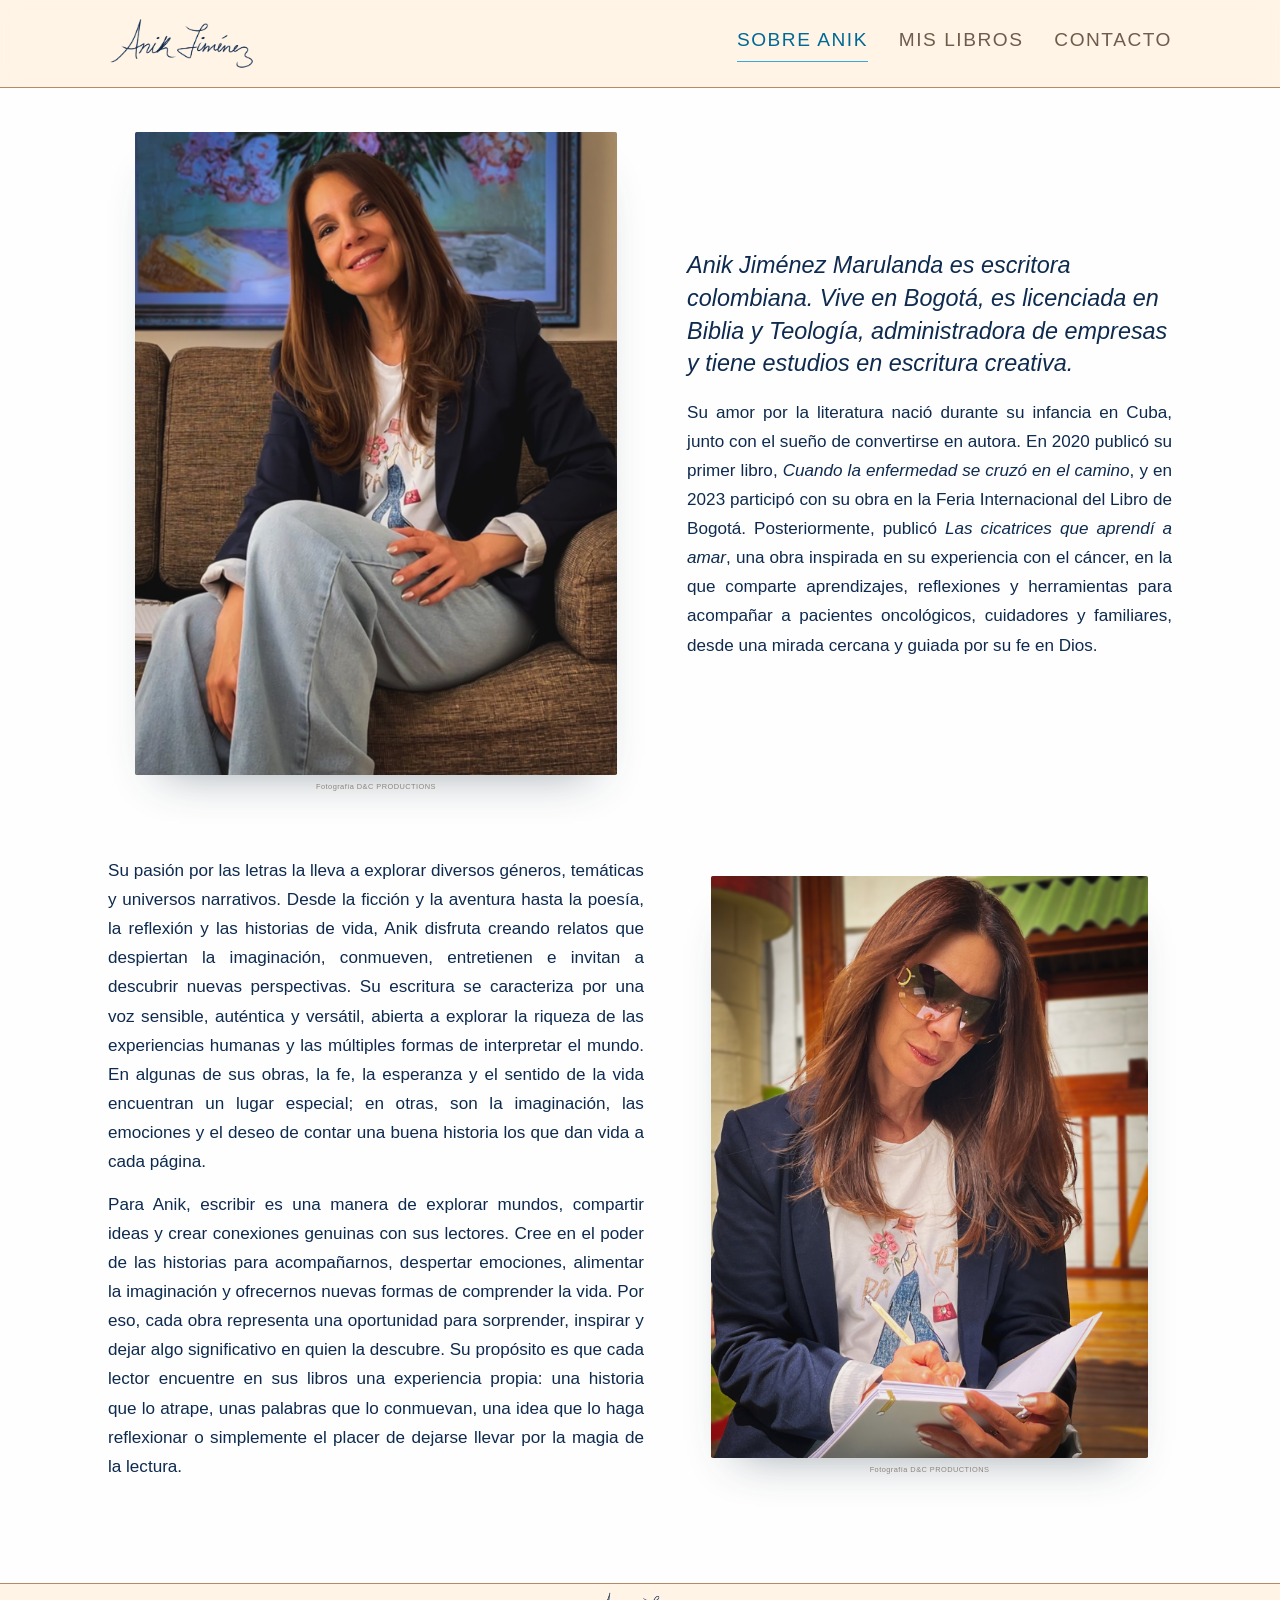
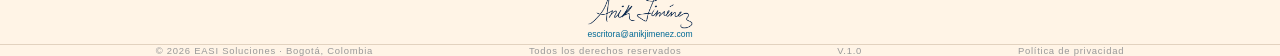
<file: sobre.html>
<!doctype html>
<html lang="es-CO">
<head>
  <meta charset="utf-8" />
  <meta name="viewport" content="width=device-width, initial-scale=1" />
  <title>Sobre Anik Jiménez Marulanda — Escritora colombiana</title>
  <meta name="description" content="Anik Jiménez Marulanda es escritora colombiana. Autora de Cuando la enfermedad se cruzó en el camino y Las cicatrices que aprendí a amar, obras de fe, resiliencia y esperanza." />
  <meta name="author" content="Anik Jiménez Marulanda" />
  <meta name="robots" content="index, follow" />
  <link rel="canonical" href="https://anikjimenez.com/sobre.html" />
  <link rel="icon" href="images/logo-anik.png" type="image/png" />
  <meta property="og:locale" content="es_CO" />
  <meta property="og:type" content="profile" />
  <meta property="og:site_name" content="Anik Jiménez Marulanda" />
  <meta property="og:title" content="Sobre Anik Jiménez Marulanda — Escritora colombiana" />
  <meta property="og:description" content="Escritora colombiana. Fe, resiliencia y esperanza en novelas y testimonios de vida." />
  <meta property="og:url" content="https://anikjimenez.com/sobre.html" />
  <meta property="og:image" content="https://anikjimenez.com/images/foto-bio-1.jpg" />
  <meta name="twitter:card" content="summary_large_image" />
  <meta name="twitter:title" content="Sobre Anik Jiménez Marulanda — Escritora colombiana" />
  <meta name="twitter:description" content="Escritora colombiana. Fe, resiliencia y esperanza en novelas y testimonios de vida." />
  <meta name="twitter:image" content="https://anikjimenez.com/images/foto-bio-1.jpg" />
  <link rel="preconnect" href="https://fonts.googleapis.com" />
  <link rel="preconnect" href="https://fonts.gstatic.com" crossorigin />
  <link href="https://fonts.googleapis.com/css2?family=Allura&family=Cormorant+Garamond:ital,wght@0,400;0,500;0,600;0,700;1,400;1,500;1,600;1,700&display=swap" rel="stylesheet" />
  <link rel="stylesheet" href="styles/styles.css?v=20261119b" />
  <script type="application/ld+json">
  {
    "@context": "https://schema.org",
    "@type": "Person",
    "@id": "https://anikjimenez.com/sobre.html#anik",
    "name": "Anik Jiménez Marulanda",
    "alternateName": "Anik Jiménez",
    "jobTitle": "Escritora",
    "description": "Escritora colombiana. Autora de Cuando la enfermedad se cruzó en el camino y Las cicatrices que aprendí a amar.",
    "url": "https://anikjimenez.com/sobre.html",
    "email": "escritora@anikjimenez.com",
    "image": "https://anikjimenez.com/images/foto-bio-1.jpg",
    "sameAs": ["https://instagram.com/anikjimenez"]
  }
  </script>
  <script src="scripts/analytics.js"></script>
</head>
<body>
  <noscript><iframe src="https://www.googletagmanager.com/ns.html?id=GTM-PQPWLM58" height="0" width="0" style="display:none;visibility:hidden" title="Google Tag Manager"></iframe></noscript>
  <nav class="nav" id="nav">
    <div class="nav-inner">
      <a class="logo" href="index.html"><img src="images/logo-anik.png" alt="Anik Jiménez" width="200" height="72" /></a>
      <div class="menu">
        <a href="sobre.html" aria-current="page">Sobre Anik</a>
        <a href="libros.html">Mis libros</a>
        <a href="contacto.html">Contacto</a>
      </div>
    </div>
  </nav>

  <main>
    <h1 class="visually-hidden">Sobre Anik Jiménez Marulanda</h1>
    <!-- Biografía -->
    <section class="section section-paper section-fill" data-screen-label="02 Biografía" aria-label="Biografía">
      <div class="wrap">
        <!-- Foto 1: izquierda — trayectoria -->
        <div class="split">
          <div class="split-media">
            <div class="portrait">
              <img src="images/foto-bio-1.jpg" alt="Anik Jiménez Marulanda" width="1200" height="1600" />
            </div>
            <p class="photo-credit">Fotografía D&amp;C PRODUCTIONS</p>
          </div>
          <div class="split-copy copy copy-justify">
            <p class="lead">Anik Jiménez Marulanda es escritora colombiana. Vive en Bogotá, es licenciada en Biblia y Teología, administradora de empresas y tiene estudios en escritura creativa.</p>
            <p>Su amor por la literatura nació durante su infancia en Cuba, junto con el sueño de convertirse en autora. En 2020 publicó su primer libro, <em>Cuando la enfermedad se cruzó en el camino</em>, y en 2023 participó con su obra en la Feria Internacional del Libro de Bogotá. Posteriormente, publicó <em>Las cicatrices que aprendí a amar</em>, una obra inspirada en su experiencia con el cáncer, en la que comparte aprendizajes, reflexiones y herramientas para acompañar a pacientes oncológicos, cuidadores y familiares, desde una mirada cercana y guiada por su fe en Dios.</p>
          </div>
        </div>

        <!-- Foto 2: derecha — voz y propósito -->
        <div class="split reverse bio-more">
          <div class="split-copy copy copy-justify">
            <p>Su pasión por las letras la lleva a explorar diversos géneros, temáticas y universos narrativos. Desde la ficción y la aventura hasta la poesía, la reflexión y las historias de vida, Anik disfruta creando relatos que despiertan la imaginación, conmueven, entretienen e invitan a descubrir nuevas perspectivas. Su escritura se caracteriza por una voz sensible, auténtica y versátil, abierta a explorar la riqueza de las experiencias humanas y las múltiples formas de interpretar el mundo. En algunas de sus obras, la fe, la esperanza y el sentido de la vida encuentran un lugar especial; en otras, son la imaginación, las emociones y el deseo de contar una buena historia los que dan vida a cada página.</p>
            <p>Para Anik, escribir es una manera de explorar mundos, compartir ideas y crear conexiones genuinas con sus lectores. Cree en el poder de las historias para acompañarnos, despertar emociones, alimentar la imaginación y ofrecernos nuevas formas de comprender la vida. Por eso, cada obra representa una oportunidad para sorprender, inspirar y dejar algo significativo en quien la descubre. Su propósito es que cada lector encuentre en sus libros una experiencia propia: una historia que lo atrape, unas palabras que lo conmuevan, una idea que lo haga reflexionar o simplemente el placer de dejarse llevar por la magia de la lectura.</p>
          </div>
          <div class="split-media">
            <div class="portrait">
              <img src="images/foto-bio-2.jpg" alt="Anik escribiendo" width="1200" height="1600" />
            </div>
            <p class="photo-credit">Fotografía D&amp;C PRODUCTIONS</p>
          </div>
        </div>
      </div>
    </section>
</main>

  <footer class="footer">
    <div class="footer-inner">
      <div class="mark"><img src="images/logo-anik.png" alt="Anik Jiménez" width="160" height="58" /></div>
      <div><a href="mailto:escritora@anikjimenez.com">escritora@anikjimenez.com</a></div>
    </div>
    <div class="footer-copy-bar">
      <span>© 2026 EASI Soluciones · Bogotá, Colombia</span>
      <span>Todos los derechos reservados</span>
      <span>V.1.0</span>
      <a href="privacidad.html">Política de privacidad</a>
    </div>
  </footer>

  <script>
    const nav = document.getElementById('nav');
    const onScroll = () => nav.classList.toggle('is-scrolled', window.scrollY > 12);
    window.addEventListener('scroll', onScroll, { passive: true });
    onScroll();
  </script>
</body>
</html>
</file>
<file: styles/styles.css>
:root {
  /* Manual de marca Anik Jiménez */
  --blanco: #fefefe;
  --beige: #fff4e6;
  --azul-oscuro: #0e2a4e;
  --azul-mar: #006995;
  --celeste: #38a7de;
  --baby-blue: #b7cde6;
  --turquesa: #0fcdb6;
  --marron-claro: #b68a66;
  --marron-gris: #705c4c;
  --marron-oscuro: #3b302c;
  --negro: #000000;

  --sand: var(--beige);
  --sand-2: #f3e6d4;
  --sand-3: #e6d3bb;
  --ink: var(--azul-oscuro);
  --ink-soft: var(--marron-gris);
  --teal: var(--celeste);
  --teal-deep: var(--azul-mar);
  --teal-dark: var(--azul-oscuro);
  --navy: var(--azul-oscuro);
  --line: #e2d2bf;
  --paper: var(--blanco);

  /* Tipografía de texto: sin serifas. Las firmas siguen en Allura. */
  --fuente-texto: Helvetica, "Helvetica Neue", Arial, sans-serif;

  /* Helvetica ocupa más que la letra anterior: todo se encoge sin moverse de su sitio
     (los contenedores, columnas y márgenes conservan su medida). Un factor por zona. */
  --escala: .9;          /* contenido de las páginas */
  --escala-pie: .9;      /* pie */
  --escala-barra: .75;   /* logo y menú de la barra de navegación: .9 × .85 × .98 */
  --aire-barra: .833;    /* padding vertical y separaciones de la barra: .85 × .98 */
}

* { box-sizing: border-box; }
html, body { margin: 0; padding: 0; }
.visually-hidden {
  position: absolute;
  width: 1px;
  height: 1px;
  padding: 0;
  margin: -1px;
  overflow: hidden;
  clip: rect(0, 0, 0, 0);
  white-space: nowrap;
  border: 0;
}
html { scroll-behavior: smooth; }
body {
  background: var(--beige);
  color: var(--azul-oscuro);
  font-family: var(--fuente-texto);
  font-size: 19px;
  line-height: 1.7;
  min-height: 100vh;
  display: flex;
  flex-direction: column;
  -webkit-font-smoothing: antialiased;
}
main {
  flex: 1;
  display: flex;
  flex-direction: column;
}
.section-fill {
  flex: 1;
  display: flex;
  flex-direction: column;
  justify-content: center;
}

.error-page {
  text-align: center;
  max-width: 36rem;
  margin-inline: auto;
}
.error-code {
  margin: 0 0 8px;
  font-family: var(--fuente-texto);
  font-style: italic;
  font-weight: 600;
  font-size: clamp(48px, 8vw, 72px);
  line-height: 1;
  color: var(--azul-mar);
}
.error-page .section-title {
  font-size: clamp(32px, 4vw, 48px);
}
.error-text {
  margin: 18px auto 32px;
  max-width: 34ch;
  font-style: italic;
  color: var(--marron-gris);
}
.error-page .hero-actions {
  justify-content: center;
}
a { color: inherit; text-decoration: none; }
img { max-width: 100%; display: block; }
em { font-style: italic; }

.wrap {
  width: min(1120px, 100%);
  margin: 0 auto;
  padding: 0 28px;
}

@keyframes rise {
  from { opacity: 0; transform: translateY(20px); }
  to { opacity: 1; transform: none; }
}

/* Nav */
.nav {
  position: sticky;
  top: 0;
  z-index: 40;
  background: rgba(255, 244, 230, 0.92);
  backdrop-filter: blur(10px);
  border-bottom: 1px solid var(--marron-claro);
}
.nav-inner {
  width: min(1120px, 100%);
  margin: 0 auto;
  padding: calc(12px * var(--aire-barra)) 28px;
  display: flex;
  align-items: center;
  justify-content: space-between;
  gap: calc(16px * var(--aire-barra));
}
.logo {
  display: inline-flex;
  align-items: center;
  line-height: 0;
}
.logo img {
  height: calc(42px * var(--escala-barra));
  width: auto;
}
.menu {
  display: flex;
  flex-wrap: wrap;
  gap: calc(10px * var(--aire-barra)) calc(22px * var(--aire-barra));
  font-family: var(--fuente-texto);
  font-size: calc(15px * var(--escala-barra));
  letter-spacing: .08em;
  text-transform: uppercase;
  color: var(--marron-gris);
}
.menu a {
  padding-bottom: 3px;
  border-bottom: 1px solid transparent;
  transition: color .2s ease, border-color .2s ease;
}
.menu a:hover,
.menu a[aria-current="page"] {
  color: var(--azul-mar);
  border-bottom-color: var(--celeste);
}

/* Buttons */
.btn {
  display: inline-flex;
  align-items: center;
  gap: 8px;
  background: var(--azul-mar);
  color: var(--blanco);
  font-family: var(--fuente-texto);
  font-size: 14px;
  font-weight: 600;
  letter-spacing: .12em;
  text-transform: uppercase;
  padding: 14px 22px;
  border: 0;
  border-radius: 2px;
  cursor: pointer;
  transition: background .2s ease, transform .2s ease;
}
.btn svg {
  width: 18px;
  height: 18px;
  flex: 0 0 auto;
}
.btn:hover { background: var(--azul-oscuro); transform: translateY(-1px); }
.btn:disabled { opacity: .6; cursor: progress; transform: none; }
.btn[aria-disabled="true"],
.btn[aria-disabled="true"]:hover {
  background: #d9d9d9;
  color: #8a8a8a;
  cursor: not-allowed;
  transform: none;
}
.btn-ghost {
  background: transparent;
  color: var(--azul-oscuro);
  border-bottom: 1px solid var(--azul-oscuro);
  border-radius: 0;
  padding: 12px 2px;
}
.btn-ghost:hover {
  background: transparent;
  color: var(--azul-mar);
  border-bottom-color: var(--azul-mar);
}

/* Hero — cover slide */
.hero {
  position: relative;
  min-height: 0;
  display: grid;
  place-items: center;
  overflow: hidden;
  background:
    radial-gradient(circle at 16% 28%, rgba(183,205,230,.45), transparent 42%),
    radial-gradient(circle at 84% 72%, rgba(15,205,182,.18), transparent 44%),
    linear-gradient(115deg, #fff4e6 0%, #f7efe4 42%, #d9e8f5 100%);
}
.hero-photo {
  min-height: 0;
  width: 100%;
  margin: 0;
  padding: 0;
  place-items: stretch;
  gap: 0;
  --hero-wash:
    radial-gradient(ellipse 95% 85% at 72% 16%, rgba(56, 167, 222, .155), transparent 58%),
    radial-gradient(ellipse 80% 70% at 8% 92%, rgba(0, 105, 149, .085), transparent 56%),
    var(--blanco);
  background: var(--hero-wash);
  color: var(--azul-oscuro);
}
.hero-bg {
  position: absolute;
  inset: 0;
  width: 100%;
  height: 100%;
  object-fit: contain;
  object-position: center center;
  z-index: 0;
}
.hero-photo .hero-bg {
  position: relative;
  inset: auto;
  z-index: auto;
  width: 100%;
  height: 100%;
  min-height: 0;
  min-width: 0;
  max-width: none;
  max-height: none;
  margin: 0;
  object-fit: cover;
  object-position: center center;
}
.photo-credit {
  margin: 8px 0 0;
  font-family: var(--fuente-texto);
  font-size: 8.25px;
  font-weight: 400;
  font-style: normal;
  letter-spacing: .06em;
  line-height: 1.3;
  color: #9a9086;
  text-align: center;
}
.hero-photo-credit {
  margin: 6px 0 0;
  font-size: 8.25px;
}
.hero-scrim {
  position: absolute;
  inset: 0;
  z-index: 1;
  /* Solo oscurece el centro (foto); los bordes quedan del beige de la página */
  background:
    radial-gradient(ellipse 42% 78% at 50% 50%, rgba(8,16,28,.32) 0%, rgba(8,16,28,.12) 55%, transparent 72%);
  pointer-events: none;
}
.hero-content {
  position: relative;
  z-index: 2;
  text-align: center;
  padding: 64px 28px 80px;
  animation: rise .85s ease both;
}
.hero-photo .hero-content {
  z-index: auto;
  display: flex;
  flex-direction: column;
  justify-content: center;
  align-items: center;
  align-self: stretch;
  justify-self: stretch;
  width: auto;
  max-width: none;
  height: auto;
  min-height: 0;
  padding: 28px clamp(28px, 5vw, 72px);
  background: transparent;
}
.hero-kicker {
  font-family: var(--fuente-texto);
  font-size: 14px;
  letter-spacing: .28em;
  text-transform: uppercase;
  color: var(--azul-mar);
  margin-bottom: 22px;
}
.hero-photo .hero-kicker {
  color: rgba(255, 244, 230, .88);
}
.hero-logo {
  margin: 0 auto 10px;
  width: min(520px, 82vw);
}
.hero-photo .hero-logo {
  width: min(380px, 100%);
  margin-bottom: 6px;
}
.hero-photo .hero-logo img {
  width: auto;
  max-width: 100%;
  max-height: clamp(84px, 12vh, 130px);
  margin-inline: auto;
}
.hero-logo img {
  width: 100%;
  height: auto;
}
.hero-logo .logo-for-photo { display: none; }
.hero-name {
  margin: 0;
  font-family: "Allura", cursive;
  font-weight: 400;
  font-size: clamp(56px, 12vw, 110px);
  line-height: .92;
  color: var(--azul-oscuro);
}
.hero-name small {
  display: block;
  margin-top: .08em;
  font-size: .42em;
}
.hero-tag {
  margin: 22px auto 34px;
  max-width: 28ch;
  font-style: italic;
  font-size: clamp(20px, 2.3vw, 26px);
  color: var(--marron-gris);
  line-height: 1.45;
}
.hero-photo .hero-tag {
  margin: 12px auto 22px;
  max-width: 34ch;
  font-size: clamp(18px, 1.7vw, 25px);
  color: var(--marron-gris);
  text-shadow: none;
}
.hero-actions {
  display: flex;
  justify-content: center;
  gap: 16px;
  flex-wrap: wrap;
}
.hero-photo .btn-ghost {
  color: var(--azul-oscuro);
  border-bottom-color: var(--azul-oscuro);
}
.hero-photo .btn-ghost:hover {
  color: var(--azul-mar);
  border-bottom-color: var(--azul-mar);
}
.hero-books {
  padding: 8px clamp(28px, 5vw, 72px) 36px;
  text-align: center;
  position: relative;
  z-index: 1;
}
.hero-books .section-title {
  font-size: clamp(32px, 3.4vw, 46px);
  margin: 0 0 18px;
}
.hero-books .home-books-row {
  gap: 28px;
}
.hero-books .home-book {
  width: min(168px, 42%);
}
.hero-books .home-book-title {
  font-size: 16px;
}
/* Escritorio: la composición escala con el ancho de la ventana y conserva la proporción
   que tiene en un laptop de 1280 px; todas las medidas derivan de --hero-h.
   Foto vertical completa a la izquierda; a la derecha la firma arriba y Mis libros debajo.
   Las columnas se trazan con --hero-base (medida sin encoger) y lo que va dentro con
   --hero-h (= base × --escala), así cada elemento se encoge centrado en su sitio. */
@media (min-width: 861px) {
  .hero-photo {
    /* Tope por alto: 247px reserva la barra de navegación, el pie y el padding vertical;
       la columna derecha mide ~1,22 × la base, de ahí el factor .815 */
    --hero-base: clamp(400px, 31.25vw, max(400px, calc((100vh - 247px) * .815)));
    --hero-h: calc(var(--hero-base) * var(--escala));
    /* La foto mide 1,27 × la base, sin pasar del alto disponible entre la barra y el pie */
    --photo-base: min(calc(var(--hero-base) * 1.27), max(var(--hero-base), calc(100vh - 247px)));
    --photo-h: calc(var(--photo-base) * var(--escala));
    --photo-w: calc(var(--photo-h) * .75);
    --cover-h: calc(var(--hero-h) * .3);
    --cover-w: calc(var(--cover-h) * 2 / 3);
    flex: 1 0 auto;
    display: grid;
    grid-template-columns: calc(var(--photo-base) * .75) minmax(340px, calc(var(--hero-base) * 1.1));
    grid-template-rows: auto auto;
    grid-template-areas:
      "photo firma"
      "photo books"
      "credit .";
    justify-content: center;
    align-content: center;
    column-gap: calc(var(--hero-base) * .077);
    padding: 16px clamp(24px, 3vw, 40px);
  }
  .hero-photo .hero-bg {
    grid-area: photo;
    align-self: center;
    justify-self: center;
    width: var(--photo-w);
    height: var(--photo-h);
  }
  .hero-photo-credit {
    grid-area: credit;
    justify-self: center;
    align-self: start;
    width: var(--photo-w);
    margin: 8px 0 0;
  }
  .hero-photo .hero-content {
    grid-area: firma;
    padding: calc(var(--hero-h) * .075) calc(var(--hero-h) * .04);
  }
  .hero-photo .hero-logo {
    width: 100%;
    margin-bottom: calc(var(--hero-h) * .01);
  }
  .hero-photo .hero-logo img {
    max-height: calc(var(--hero-h) * .14);
  }
  .hero-photo .hero-tag {
    margin: calc(var(--hero-h) * .02) auto calc(var(--hero-h) * .035);
    font-size: calc(var(--hero-h) * .04);
    line-height: 1.4;
  }
  .hero-photo .hero-actions { gap: calc(var(--hero-h) * .03); }
  .hero-photo .btn {
    font-size: calc(var(--hero-h) * .03);
    padding: calc(var(--hero-h) * .025) calc(var(--hero-h) * .04);
  }
  .hero-photo .btn-ghost {
    padding: calc(var(--hero-h) * .0225) 2px;
  }
  .hero-books {
    grid-area: books;
    padding: calc(var(--hero-h) * .025) calc(var(--hero-h) * .04) calc(var(--hero-h) * .01);
  }
  .hero-books .section-title {
    font-size: calc(var(--hero-h) * .06);
    margin: 0 0 calc(var(--hero-h) * .025);
    text-align: center;
  }
  .hero-books .home-books-row {
    gap: calc(var(--hero-h) * .064);
    flex-wrap: nowrap;
  }
  .hero-books .home-book {
    width: calc(var(--hero-h) * .375);
  }
  .hero-books .home-book .book-cover {
    width: var(--cover-w);
    height: var(--cover-h);
    margin-bottom: calc(var(--hero-h) * .025);
    box-shadow: 0 14px 24px -14px rgba(36,56,70,.4);
  }
  .hero-books .home-book-title {
    font-size: calc(var(--hero-h) * .035);
  }
  .hero-books .home-book-year {
    margin-top: calc(var(--hero-h) * .0075);
    font-size: calc(var(--hero-h) * .04125);
  }
}
@media (max-width: 860px) {
  .hero-photo {
    display: flex;
    flex-direction: column;
    min-height: 0;
    padding: 24px 24px 8px;
  }
  .hero-photo .hero-bg {
    position: relative;
    width: 100%;
    height: auto;
    min-height: 0;
    max-width: none;
    max-height: calc(42vh * var(--escala));
    margin: 0 auto;
    object-fit: contain;
  }
  .hero-photo .hero-content {
    width: 100%;
    height: auto;
    justify-content: center;
    padding: 28px 22px 12px;
  }
  .hero-books { padding: 8px 8px 28px; }
  .hero-photo .hero-content,
  .hero-books { zoom: var(--escala); }
}
@media (max-width: 600px) {
  .hero-photo {
    display: grid;
    grid-template-columns: 1fr;
    grid-template-areas:
      "stage"
      "credit"
      "books";
    width: 100%;
    min-height: 0;
    padding: 0;
    place-items: stretch;
    background: #0a0a0a;
    color: var(--blanco);
  }
  .hero-photo .hero-bg,
  .hero-photo .hero-content { grid-area: stage; }
  .hero-photo-credit {
    grid-area: credit;
    color: rgba(255, 244, 230, .48);
    background: #0a0a0a;
    margin: 0;
    padding: 8px 14px 12px;
  }
  .hero-photo .hero-bg {
    position: relative;
    inset: auto;
    z-index: 0;
    width: 100%;
    height: auto;
    aspect-ratio: 3 / 4;
    max-width: none;
    max-height: none;
    margin: 0;
    object-fit: cover;
    object-position: center top;
  }
  /* La foto va completa; el texto se apoya abajo para dejar libre la cabeza */
  .hero-photo .hero-content {
    position: relative;
    z-index: 2;
    min-height: 0;
    width: 100%;
    max-width: none;
    height: auto;
    align-self: stretch;
    justify-content: flex-end;
    padding: 24px 14px 26px;
    background:
      linear-gradient(to top, rgba(8,16,28,.86) 0%, rgba(8,16,28,.62) 30%, rgba(8,16,28,.22) 52%, transparent 66%);
  }
  .hero-photo .hero-logo { width: min(240px, 72vw); }
  .hero-photo .hero-actions { gap: 10px; }
  .hero-logo .logo-for-panel { display: none; }
  .hero-logo .logo-for-photo { display: block; }
  .hero-photo .hero-tag {
    color: rgba(255, 244, 230, .92);
    text-shadow: 0 1px 18px rgba(0,0,0,.35);
  }
  .hero-photo .btn-ghost {
    color: var(--beige);
    border-bottom-color: rgba(255, 244, 230, .75);
  }
  .hero-photo .btn-ghost:hover {
    color: var(--blanco);
    border-bottom-color: var(--blanco);
  }
  .hero-books {
    grid-area: books;
    position: relative;
    z-index: 2;
    background: var(--hero-wash);
    padding: 28px 18px 12px;
  }
}

/* Page sections */
.section {
  position: relative;
  padding: 44px 0 88px;
  overflow: hidden;
}
.section-sand { background: var(--beige); }
.section-paper { background: var(--blanco); }
.section-teal {
  background: linear-gradient(160deg, #cfe3f4 0%, #9ec8e6 100%);
}
.section-head {
  display: flex;
  align-items: baseline;
  gap: 14px;
  margin-bottom: 36px;
  position: relative;
  z-index: 1;
}
.section-title {
  margin: 0;
  font-family: var(--fuente-texto);
  font-style: italic;
  font-weight: 600;
  font-size: clamp(38px, 5vw, 58px);
  line-height: 1.05;
  color: var(--azul-oscuro);
}
.section-title.light {
  color: var(--blanco);
  text-shadow: 0 2px 14px rgba(14,42,78,.22);
}

/* Split layouts like portfolio slides */
.split {
  display: grid;
  grid-template-columns: 1.05fr 0.95fr;
  gap: 48px;
  align-items: center;
  position: relative;
  z-index: 1;
}
.split.reverse { grid-template-columns: 1.05fr 0.95fr; }
.split.reverse .split-copy { order: 1; }
.split.reverse .split-media { order: 2; }
.split-media, .split-copy { min-width: 0; }
@media (max-width: 860px) {
  .split,
  .split.reverse { grid-template-columns: 1fr; gap: 28px; }
  .split.reverse .split-copy,
  .split.reverse .split-media { order: initial; }
}

.portrait {
  position: relative;
  border-radius: 2px;
  overflow: hidden;
  background: var(--sand-2);
  box-shadow: 0 28px 50px -30px rgba(36, 56, 70, .45);
}
.portrait img {
  width: 100%;
  height: auto;
  object-fit: contain;
  object-position: center center;
  aspect-ratio: 3 / 4;
}
.portrait.round {
  border-radius: 50%;
  max-width: 280px;
  margin-inline: auto;
}
.portrait.round img {
  aspect-ratio: 1;
  height: 100%;
  object-fit: cover;
}
.copy p {
  margin: 0 0 16px;
  color: var(--ink);
  max-width: 48ch;
  text-wrap: pretty;
}
.copy p.lead {
  font-size: clamp(20px, 2.2vw, 26px);
  font-style: italic;
  line-height: 1.4;
  margin-bottom: 20px;
}
/* Texto justificado: todos los párrafos llenan la columna para formar un bloque cuadrado */
.copy-justify p {
  max-width: none;
  text-align: justify;
  hyphens: none;
  -webkit-hyphens: none;
  overflow-wrap: normal;
  word-break: normal;
}
.copy-justify p.lead { text-align: left; }
.sign {
  margin-top: 28px;
  font-family: "Allura", cursive;
  font-size: 40px;
  color: var(--azul-mar);
  text-align: right;
}

.bio-more { margin-top: 72px; }
.genre-tags {
  list-style: none;
  margin: 24px 0 0;
  padding: 0;
  display: flex;
  flex-wrap: wrap;
  gap: 8px 10px;
}
.genre-tags li {
  padding: 4px 14px;
  border: 1px solid rgba(0,105,149,.3);
  border-radius: 999px;
  font-style: italic;
  font-size: 17px;
  color: var(--azul-mar);
}

/* Fotos que te inspiran */
.gallery-head {
  text-align: center;
  margin-bottom: 40px;
}
.script-title {
  margin: 0;
  font-family: "Allura", cursive;
  font-weight: 400;
  font-size: clamp(48px, 7vw, 76px);
  line-height: 1;
  color: var(--azul-oscuro);
}
.gallery-head p {
  margin: 12px 0 0;
  font-style: italic;
  color: var(--ink-soft);
}
.gallery {
  display: grid;
  grid-template-columns: repeat(4, minmax(0, 1fr));
  gap: 18px;
}
.gallery figure {
  margin: 0;
  overflow: hidden;
  border-radius: 2px;
  background: var(--sand-2);
}
.gallery img {
  width: 100%;
  height: auto;
  aspect-ratio: 3 / 4;
  object-fit: cover;
  transition: transform .4s ease;
}
.gallery figure:hover img { transform: scale(1.03); }
@media (max-width: 800px) { .gallery { grid-template-columns: repeat(2, minmax(0, 1fr)); } }

/* Books */
.books-grid {
  display: grid;
  grid-template-columns: repeat(2, minmax(0, 1fr));
  gap: 56px 48px;
  align-items: start;
}
@media (max-width: 760px) { .books-grid { grid-template-columns: 1fr; } }
.book-tile {
  display: grid;
  justify-items: center;
  text-align: center;
  scroll-margin-top: 90px;
}
.book-title, .book-teaser, .book-actions, .book-more, .book-meta {
  justify-self: stretch;
}
@supports (grid-template-rows: subgrid) {
  .book-tile {
    grid-template-rows: subgrid;
    grid-row: span 6;
  }
}
.book-tile .book-cover {
  width: min(240px, 70%);
  margin-bottom: 24px;
}
.book-teaser {
  margin: 0 auto 20px;
  max-width: 38ch;
  font-style: italic;
  color: var(--ink-soft);
}
.book-actions {
  display: flex;
  flex-wrap: wrap;
  justify-content: center;
  align-items: center;
  gap: 14px 20px;
}
.book-more {
  width: 100%;
  margin-top: 22px;
  border-top: 1px solid var(--line);
  text-align: left;
}
.book-more summary {
  padding: 14px 0;
  text-align: center;
  cursor: pointer;
  list-style: none;
  font-size: 14px;
  font-weight: 600;
  letter-spacing: .12em;
  text-transform: uppercase;
  color: var(--azul-mar);
}
.book-more summary::-webkit-details-marker { display: none; }
.book-more summary::after { content: " ↓"; }
.book-more[open] summary::after { content: " ↑"; }
.book-more p {
  margin: 0 0 14px;
  color: var(--ink-soft);
  font-size: 17px;
}
.book-download {
  display: flex;
  flex-direction: column;
  align-items: center;
  gap: 10px;
  margin: 22px 0 8px;
  text-align: center;
}
.form-note a { color: var(--azul-mar); text-decoration: underline; }

/* Home books */
.home-books-row {
  display: flex;
  justify-content: center;
  gap: 56px;
  flex-wrap: wrap;
}
.home-book {
  display: flex;
  flex-direction: column;
  align-items: center;
  text-align: center;
  width: 220px;
}
.home-book .book-cover {
  width: 100%;
  margin-bottom: 16px;
  transition: transform .25s ease;
}
.home-book:hover .book-cover { transform: translateY(-4px); }
.home-book-title {
  font-style: italic;
  font-weight: 600;
  font-size: 21px;
  line-height: 1.2;
  color: var(--azul-oscuro);
}
.home-book-year {
  margin-top: 6px;
  font-size: 13px;
  letter-spacing: .14em;
  text-transform: uppercase;
  color: var(--marron-gris);
}

.book-cover {
  aspect-ratio: 2 / 3;
  overflow: hidden;
  border-radius: 2px;
  background: var(--sand-2);
  box-shadow: 0 22px 40px -20px rgba(36,56,70,.4);
}
.book-cover img {
  width: 100%;
  height: 100%;
  object-fit: cover;
}
.book-cover.soon {
  display: grid;
  place-items: center;
  text-align: center;
  padding: 20px;
  background: linear-gradient(180deg, var(--sand) 0%, var(--sand-3) 100%);
  font-style: italic;
  color: var(--ink-soft);
  font-size: 22px;
  line-height: 1.3;
}
.book-meta {
  font-family: var(--fuente-texto);
  font-size: 26px;
  letter-spacing: .14em;
  text-transform: uppercase;
  color: var(--marron-gris);
  margin-bottom: 10px;
}
.book-meta span { margin: 0 7px; color: var(--azul-mar); }
.book-title {
  margin: 0 0 14px;
  font-style: italic;
  font-weight: 600;
  font-size: clamp(26px, 3vw, 34px);
  line-height: 1.15;
  color: var(--azul-oscuro);
}
/* Quote + frases */
.quote-panel {
  position: relative;
  min-height: 58vh;
  display: grid;
  place-items: center;
  text-align: center;
  padding: 90px 28px;
  overflow: hidden;
  background: linear-gradient(180deg, #d5e8f6 0%, #a9d0ea 100%);
}
.quote-panel .bigmark {
  position: absolute;
  top: 6%;
  left: 50%;
  transform: translateX(-50%);
  font-family: var(--fuente-texto);
  font-style: italic;
  font-size: clamp(140px, 24vw, 280px);
  line-height: 1;
  color: rgba(254,254,254,.42);
  pointer-events: none;
}
.quote-panel blockquote {
  position: relative;
  z-index: 1;
  margin: 0 auto;
  max-width: 18ch;
  font-style: italic;
  font-weight: 600;
  font-size: clamp(26px, 3.5vw, 42px);
  line-height: 1.3;
  color: var(--azul-oscuro);
  text-wrap: balance;
}
.quote-panel cite {
  display: inline-flex;
  align-items: center;
  gap: 12px;
  margin-top: 28px;
  font-family: var(--fuente-texto);
  font-style: normal;
  font-size: 13px;
  letter-spacing: .2em;
  text-transform: uppercase;
  color: var(--azul-mar);
}
.quote-panel cite::before {
  content: "";
  width: 26px;
  height: 1px;
  background: currentColor;
}

.phrases-page {
  max-width: 860px;
}
.phrases {
  display: flex;
  flex-direction: column;
  gap: 18px;
}
.phrases figure {
  position: relative;
  margin: 0;
  padding: 28px 32px;
  border-radius: 2px;
  border: 0;
  opacity: .7;
}
.phrases figure:nth-child(1) {
  background: linear-gradient(135deg, #0e2a4e 0%, #006995 100%);
  color: var(--beige);
}
.phrases figure:nth-child(2) {
  background: linear-gradient(135deg, #006995 0%, #38a7de 100%);
  color: var(--blanco);
}
.phrases figure:nth-child(3) {
  background: linear-gradient(135deg, #0fcdb6 0%, #38a7de 100%);
  color: var(--azul-oscuro);
}
.phrases figure:nth-child(4) {
  background: linear-gradient(135deg, #b68a66 0%, #705c4c 100%);
  color: var(--beige);
}
.phrases figure:nth-child(even) {
  text-align: right;
}
.phrases blockquote {
  margin: 0;
  font-style: italic;
  font-weight: 500;
  font-size: clamp(24px, 2.6vw, 32px);
  line-height: 1.4;
  color: inherit;
  text-wrap: pretty;
}
@media (max-width: 860px) {
  .phrases figure,
  .phrases figure:nth-child(even) {
    text-align: left;
    padding: 24px 22px;
  }
}

/* Contact */
.contact-grid {
  display: grid;
  grid-template-columns: 1fr 1.1fr;
  gap: 48px;
  position: relative;
  z-index: 1;
}
@media (max-width: 800px) { .contact-grid { grid-template-columns: 1fr; gap: 32px; } }
.contact-list {
  list-style: none;
  margin: 24px 0 0;
  padding: 0;
  display: grid;
  gap: 12px;
  font-family: var(--fuente-texto);
  font-size: 17px;
  color: var(--marron-gris);
}
.contact-list strong {
  display: inline-block;
  min-width: 7rem;
  font-size: 13px;
  letter-spacing: .1em;
  text-transform: uppercase;
  color: var(--azul-mar);
  font-weight: 600;
}
.contact-list a:hover { color: var(--azul-mar); }
.field { display: grid; gap: 8px; margin-bottom: 18px; }
.field label {
  font-family: var(--fuente-texto);
  font-size: 13px;
  letter-spacing: .14em;
  text-transform: uppercase;
  color: var(--marron-gris);
}
.field input,
.field select,
.field textarea {
  width: 100%;
  border: 0;
  border-bottom: 1px solid var(--line);
  background: transparent;
  padding: 10px 0 12px;
  font: inherit;
  color: var(--ink);
  outline: none;
}
.field textarea { min-height: 120px; resize: vertical; }
.field input:focus,
.field select:focus,
.field textarea:focus { border-bottom-color: var(--azul-mar); }
/* Lista de sugerencias bajo un campo (buscador de ciudad y país) */
.field-suggest { position: relative; }
.suggest {
  position: absolute;
  top: 100%;
  left: 0;
  right: 0;
  z-index: 5;
  margin: 0;
  padding: 6px 0;
  max-height: 320px;
  overflow-y: auto;
  list-style: none;
  background: var(--blanco);
  border: 1px solid var(--line);
  border-top: 0;
  border-radius: 0 0 2px 2px;
  box-shadow: 0 18px 30px -18px rgba(36, 56, 70, .35);
}
.suggest li {
  padding: 7px 14px;
  font-size: 17px;
  line-height: 1.3;
  color: var(--ink);
  cursor: pointer;
}
.suggest li span { color: var(--marron-gris); }
.suggest li:hover,
.suggest li[aria-selected="true"] { background: var(--beige); }
.form-note {
  margin: 16px 0 0;
  font-style: italic;
  color: var(--azul-mar);
}
.form-note.is-error { color: #a4372b; }

.robot-box {
  position: relative;
  display: flex;
  align-items: center;
  gap: 12px;
  margin: 6px 0 20px;
  padding: 12px 14px;
  border: 1px solid var(--line);
  background: #f7f7f7;
  box-shadow: 0 1px 3px rgba(36, 56, 70, .08);
  cursor: pointer;
  font-size: 16px;
  letter-spacing: 0;
  text-transform: none;
  color: var(--ink);
}
.robot-box input {
  position: absolute;
  opacity: 0;
  width: 1px;
  height: 1px;
}
.robot-marca {
  flex: 0 0 28px;
  width: 28px;
  height: 28px;
  border: 2px solid #c5c5c5;
  background: var(--blanco);
  border-radius: 2px;
}
.robot-box input:focus-visible + .robot-marca { outline: 2px solid var(--azul-mar); outline-offset: 2px; }
.robot-box input:checked + .robot-marca {
  border-color: var(--azul-mar);
  background: var(--azul-mar) url("data:image/svg+xml,%3Csvg xmlns='http://www.w3.org/2000/svg' viewBox='0 0 16 16'%3E%3Cpath fill='none' stroke='%23fff' stroke-width='2.4' d='M3 8.2 6.4 12 13 4'/%3E%3C/svg%3E") center / 18px no-repeat;
}
.robot-texto { flex: 1; font-weight: 500; }
.robot-sello {
  display: flex;
  flex-direction: column;
  align-items: center;
  gap: 2px;
  color: var(--azul-mar);
  min-width: 64px;
}
.robot-sello small {
  font-size: 9px;
  letter-spacing: .08em;
  text-transform: uppercase;
}

.modal-overlay {
  position: fixed;
  inset: 0;
  z-index: 200;
  display: flex;
  align-items: center;
  justify-content: center;
  padding: 24px;
  background: rgba(36, 56, 70, .42);
}
.modal-overlay[hidden] { display: none; }
.modal-dialog {
  position: relative;
  width: min(440px, 100%);
  max-height: min(92vh, 680px);
  overflow: visible;
  padding: 36px 28px 28px;
  background: var(--blanco);
  border-radius: 2px;
  box-shadow: 0 28px 56px -28px rgba(36, 56, 70, .55);
}
.modal-dialog .section-title,
.modal-dialog h3 {
  margin: 0 0 20px;
  font-family: var(--fuente-texto);
  font-size: clamp(1.2rem, 2.6vw, 1.5rem);
  font-weight: 600;
  color: var(--ink);
  text-align: center;
  line-height: 1.3;
}
.modal-dialog h3 em { font-style: italic; font-weight: 600; }
.modal-dialog-aviso {
  display: flex;
  flex-direction: column;
  align-items: center;
  text-align: center;
  padding: 40px 32px 36px;
}
.btn-whatsapp {
  display: grid;
  place-items: center;
  width: 64px;
  height: 64px;
  margin-top: 8px;
  padding: 0;
  border: 0;
  border-radius: 50%;
  background: #25d366;
  color: #fff;
  cursor: pointer;
  box-shadow: 0 10px 22px -10px rgba(37, 211, 102, .8);
  transition: transform .2s ease, background .2s ease;
}
.btn-whatsapp:hover {
  background: #1ebe57;
  transform: translateY(-2px);
}
.modal-cerrar {
  position: absolute;
  top: 10px;
  right: 12px;
  border: 0;
  background: transparent;
  padding: 6px 10px;
  font-size: 28px;
  line-height: 1;
  color: var(--ink-soft);
  cursor: pointer;
}
.modal-cerrar:hover { color: var(--ink); }
body.modal-open { overflow: hidden; }

/* Page nav + footer */
.page-nav {
  border-top: 1px solid var(--line);
  padding: 7px 0;
}
.page-nav-inner {
  width: min(1120px, 100%);
  margin: 0 auto;
  padding: 0 28px;
  display: flex;
  justify-content: space-between;
  gap: 16px;
}
.page-nav a {
  display: grid;
  gap: 4px;
  color: var(--ink-soft);
}
.page-nav a span {
  font-family: var(--fuente-texto);
  font-size: 12px;
  letter-spacing: .16em;
  text-transform: uppercase;
}
.page-nav a strong {
  font-family: var(--fuente-texto);
  font-style: italic;
  font-weight: 600;
  font-size: 22px;
  color: var(--azul-oscuro);
}
.page-nav a:hover strong { color: var(--azul-mar); }
.page-nav .next { text-align: right; }

.footer {
  border-top: 1px solid var(--marron-claro);
  padding: 3.5px 0 0;
  margin: 0;
  background: var(--beige);
}
.footer-inner {
  width: min(1120px, 100%);
  margin: 0 auto;
  padding: 5px 28px 4px;
  display: flex;
  flex-direction: column;
  justify-content: center;
  align-items: center;
  gap: 6px;
  text-align: center;
  font-family: var(--fuente-texto);
  font-size: calc(15px * var(--escala-pie));
  color: var(--marron-gris);
}
.footer .mark {
  line-height: 0;
  margin-bottom: -10px;
}
.footer .mark img {
  height: calc(34px * var(--escala-pie));
  width: auto;
  margin-inline: auto;
}
.footer-inner a {
  font-size: 50%;
  color: var(--azul-mar);
  border-bottom: 1px solid transparent;
  transition: border-color .2s ease;
}
.footer-inner a:hover {
  border-bottom-color: var(--celeste);
}
.footer .credits { font-style: italic; }

/* Barra de copy debajo del footer (como csquimicos) */
.footer-copy-bar {
  display: flex;
  justify-content: space-evenly;
  align-items: center;
  gap: 0;
  flex-wrap: wrap;
  margin: 0;
  padding: 0;
  border-top: 1px solid var(--line);
  font-family: var(--fuente-texto);
  font-size: calc(11px * var(--escala-pie));
  letter-spacing: .08em;
  line-height: 1.2;
  color: #999;
  text-align: center;
}
.footer-copy-bar span,
.footer-copy-bar a {
  margin: 0;
  padding: 0;
  white-space: nowrap;
  color: inherit;
}
.footer-copy-bar a:hover { color: var(--azul-mar); }

/* Política de tratamiento de datos personales */
.legal-doc {
  max-width: 46rem;
  color: var(--ink);
  font-size: 17px;
  line-height: 1.65;
}
.legal-kicker {
  margin: 0 0 6px;
  font-size: 13px;
  font-weight: 600;
  letter-spacing: .14em;
  text-transform: uppercase;
  color: var(--azul-mar);
}
.legal-meta {
  margin: 0 0 22px;
  font-size: 15px;
  color: var(--ink-soft);
}
.legal-doc .lead {
  font-size: clamp(18px, 2vw, 21px);
  font-style: italic;
  line-height: 1.45;
  margin: 0 0 28px;
}
.legal-toc {
  margin: 0 0 40px;
  padding: 20px 24px 12px;
  background: var(--beige);
  border: 1px solid var(--line);
}
.legal-toc p {
  margin: 0 0 10px;
  font-size: 13px;
  font-weight: 600;
  letter-spacing: .14em;
  text-transform: uppercase;
  color: var(--marron-gris);
}
.legal-toc ol {
  margin: 0;
  padding-left: 1.25em;
  columns: 1;
}
@media (min-width: 760px) {
  .legal-toc ol { columns: 2; column-gap: 28px; }
}
.legal-toc li {
  break-inside: avoid;
  margin: 0 0 6px;
  font-size: 15px;
}
.legal-toc a { color: var(--azul-mar); }
.legal-toc a:hover { border-bottom: 1px solid var(--celeste); }
.legal-doc h2 {
  margin: 2.1em 0 .7em;
  font-family: var(--fuente-texto);
  font-size: 1.05rem;
  font-weight: 700;
  letter-spacing: .06em;
  text-transform: uppercase;
  color: var(--azul-mar);
  scroll-margin-top: 88px;
}
.legal-doc h3 {
  margin: 1.35em 0 .45em;
  font-size: 1.02rem;
  font-weight: 600;
  color: var(--azul-oscuro);
  scroll-margin-top: 88px;
}
.legal-doc p,
.legal-doc li { margin: 0 0 12px; }
.legal-doc ul,
.legal-doc ol { margin: 0 0 16px; padding-left: 1.25em; }
.legal-doc a {
  color: var(--azul-mar);
  border-bottom: 1px solid transparent;
}
.legal-doc a:hover { border-bottom-color: var(--celeste); }
.legal-doc dt {
  margin: 12px 0 4px;
  font-weight: 600;
  color: var(--azul-oscuro);
}
.legal-doc dd { margin: 0 0 10px; }
.legal-doc blockquote {
  margin: 0 0 16px;
  padding: 16px 18px;
  background: var(--beige);
  border-left: 3px solid var(--azul-mar);
}
.legal-doc blockquote p { margin: 0; font-size: 16px; }
.legal-cierre {
  margin-top: 36px;
  font-style: italic;
  color: var(--marron-gris);
}
.legal-check {
  display: flex;
  gap: 10px;
  align-items: flex-start;
  margin: 4px 0 18px;
  font-size: 14px;
  line-height: 1.45;
  color: var(--marron-gris);
  cursor: pointer;
  text-transform: none;
  letter-spacing: 0;
}
.legal-check input {
  margin-top: 3px;
  flex: 0 0 auto;
  width: auto;
  accent-color: var(--azul-mar);
}
.legal-check a {
  color: var(--azul-mar);
  border-bottom: 1px solid var(--celeste);
}

/* Escritorio: barra de navegación un 70 % más grande; pie un 27 % más grande y con padding mínimo */
@media (min-width: 861px) {
  .nav-inner { padding: calc(20px * var(--aire-barra)) 28px; gap: calc(27px * var(--aire-barra)); }
  .logo img { height: calc(71px * var(--escala-barra)); }
  .menu {
    gap: calc(17px * var(--aire-barra)) calc(37px * var(--aire-barra));
    font-size: calc(25.5px * var(--escala-barra));
  }
  .menu a { padding-bottom: calc(5px * var(--aire-barra)); }
  .footer { padding-top: .5px; }
  .footer-inner {
    padding: 6px 28px 2px;
    gap: 1px;
    font-size: calc(19px * var(--escala-pie));
    line-height: 1.25;
  }
  .footer .mark img { height: calc(43.5px * var(--escala-pie)); }
  .footer-copy-bar { font-size: calc(14px * var(--escala-pie) * .75); }
}

@media (max-width: 600px) {
  .nav-inner, .wrap, .page-nav-inner, .footer-inner { padding-left: 18px; padding-right: 18px; }
  .section { padding: 32px 0 64px; }
  .hero-content { padding: 48px 18px 64px; }
  .logo { font-size: 24px; }
  .footer-copy-bar {
    flex-direction: column;
    gap: 0;
    margin: 0;
    padding: 0;
  }
}

/* Páginas interiores: el contenido se encoge a --escala. El ancho, los márgenes laterales
   y el padding vertical se dividen por el mismo factor para que la sección, las columnas y
   el borde izquierdo (alineado con el logo de la barra) queden donde estaban. */
main > .section {
  zoom: var(--escala);
  padding: calc(44px / var(--escala)) 0 calc(88px / var(--escala));
}
main > .section > .wrap {
  width: min(calc(1120px / var(--escala)), 100%);
  padding-inline: calc(28px / var(--escala));
}
/* Las fotos que llenan su columna también se encogen, centradas en ella */
.split-media .portrait:not(.round),
.split-media .photo-credit {
  width: calc(100% * var(--escala));
  margin-inline: auto;
}
.split-media .photo-credit {
  margin-top: 8px;
}
@media (max-width: 600px) {
  main > .section { padding: calc(32px / var(--escala)) 0 calc(64px / var(--escala)); }
  main > .section > .wrap { padding-inline: calc(18px / var(--escala)); }
}

/* Pantallas más anchas que un laptop de 1280 px: el contenido de las páginas interiores
   escala con el ancho de la ventana y conserva la proporción que tiene a 1280 px,
   igual que la portada de inicio. tan(atan2()) convierte 100vw / 1280px en un número. */
@media (min-width: 1281px) {
  main > .section { zoom: calc(var(--escala) * tan(atan2(100vw, 1280px))); }
  /* La barra y el pie conservan su tamaño, pero su ancho sigue al del contenido (87,5 %) */
  .nav-inner, .footer-inner { width: 87.5vw; }
}
</file>
